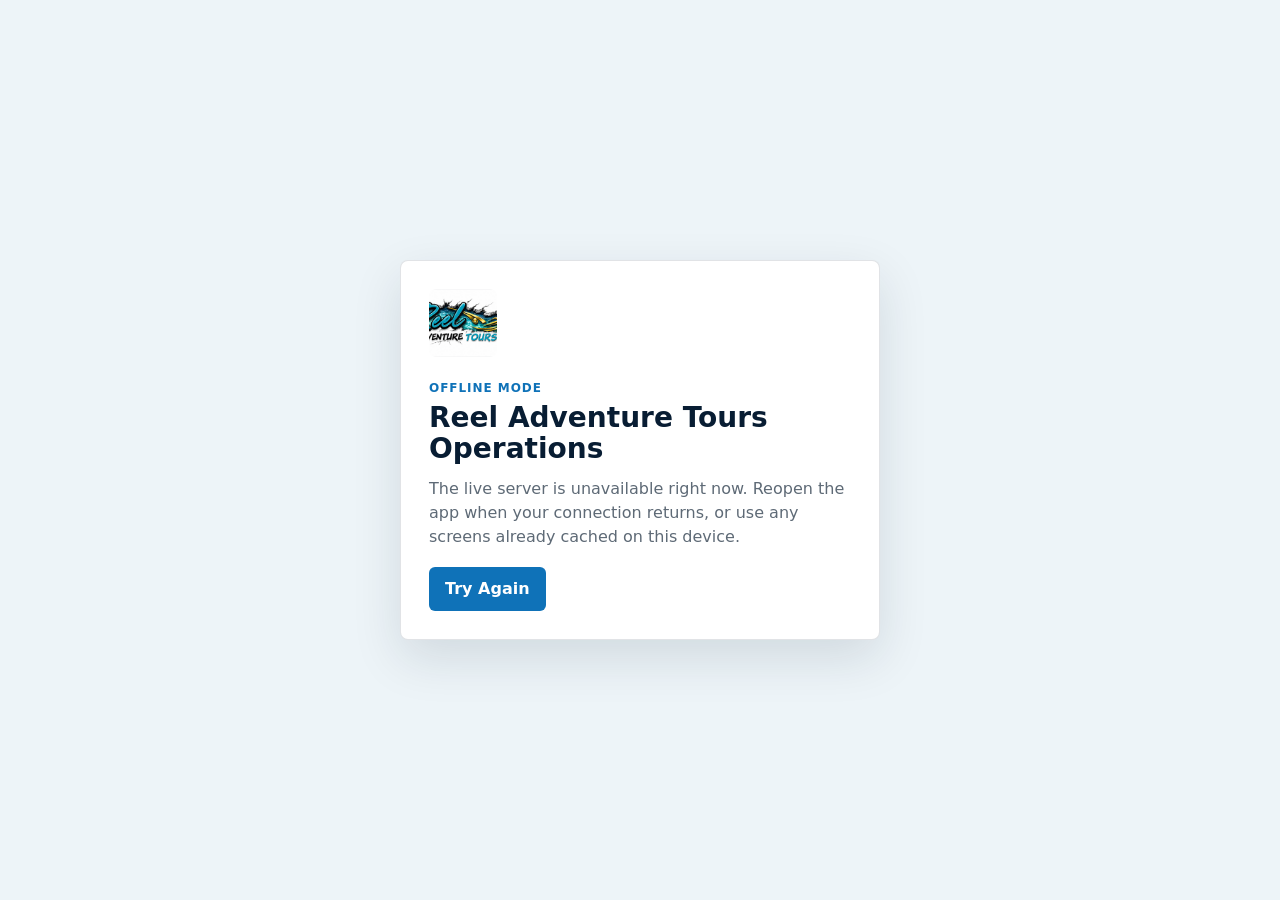
<file: offline.html>
<!DOCTYPE html>
<html lang="en">
<head>
  <meta charset="UTF-8">
  <meta name="viewport" content="width=device-width, initial-scale=1.0, viewport-fit=cover">
  <meta name="theme-color" content="#081d33">
  <title>Reel Adventure Tours - Offline</title>
  <link rel="icon" href="/icons/icon-192.png">
  <style>
    :root {
      color-scheme: light;
      --navy: #081d33;
      --blue: #0f72b8;
      --aqua: #24b7c7;
      --ink: #17202a;
      --muted: #5e6a76;
      --surface: #ffffff;
      --shell: #edf4f8;
    }
    * { box-sizing: border-box; }
    body {
      min-height: 100vh;
      margin: 0;
      display: grid;
      place-items: center;
      padding: 24px;
      background: var(--shell);
      color: var(--ink);
      font-family: Inter, ui-sans-serif, system-ui, -apple-system, BlinkMacSystemFont, "Segoe UI", sans-serif;
    }
    main {
      width: min(480px, 100%);
      padding: 28px;
      border: 1px solid rgba(8, 29, 51, 0.12);
      border-radius: 8px;
      background: var(--surface);
      box-shadow: 0 18px 50px rgba(8, 29, 51, 0.12);
    }
    img {
      width: 68px;
      height: 68px;
      object-fit: cover;
      border-radius: 8px;
      margin-bottom: 18px;
    }
    p:first-of-type {
      margin: 0 0 6px;
      color: var(--blue);
      font-size: 12px;
      font-weight: 800;
      letter-spacing: 0.08em;
      text-transform: uppercase;
    }
    h1 {
      margin: 0 0 12px;
      color: var(--navy);
      font-size: 28px;
      line-height: 1.1;
      letter-spacing: 0;
    }
    p {
      margin: 0 0 18px;
      color: var(--muted);
      line-height: 1.5;
    }
    a {
      display: inline-flex;
      align-items: center;
      justify-content: center;
      min-height: 44px;
      padding: 0 16px;
      border-radius: 6px;
      background: var(--blue);
      color: #fff;
      font-weight: 800;
      text-decoration: none;
    }
    a:focus-visible {
      outline: 3px solid var(--aqua);
      outline-offset: 3px;
    }
  </style>
</head>
<body>
  <main>
    <img src="/icons/icon-192.png" alt="Reel Adventure Tours">
    <p>Offline mode</p>
    <h1>Reel Adventure Tours Operations</h1>
    <p>The live server is unavailable right now. Reopen the app when your connection returns, or use any screens already cached on this device.</p>
    <a href="/index.html">Try Again</a>
  </main>
</body>
</html>
</file>
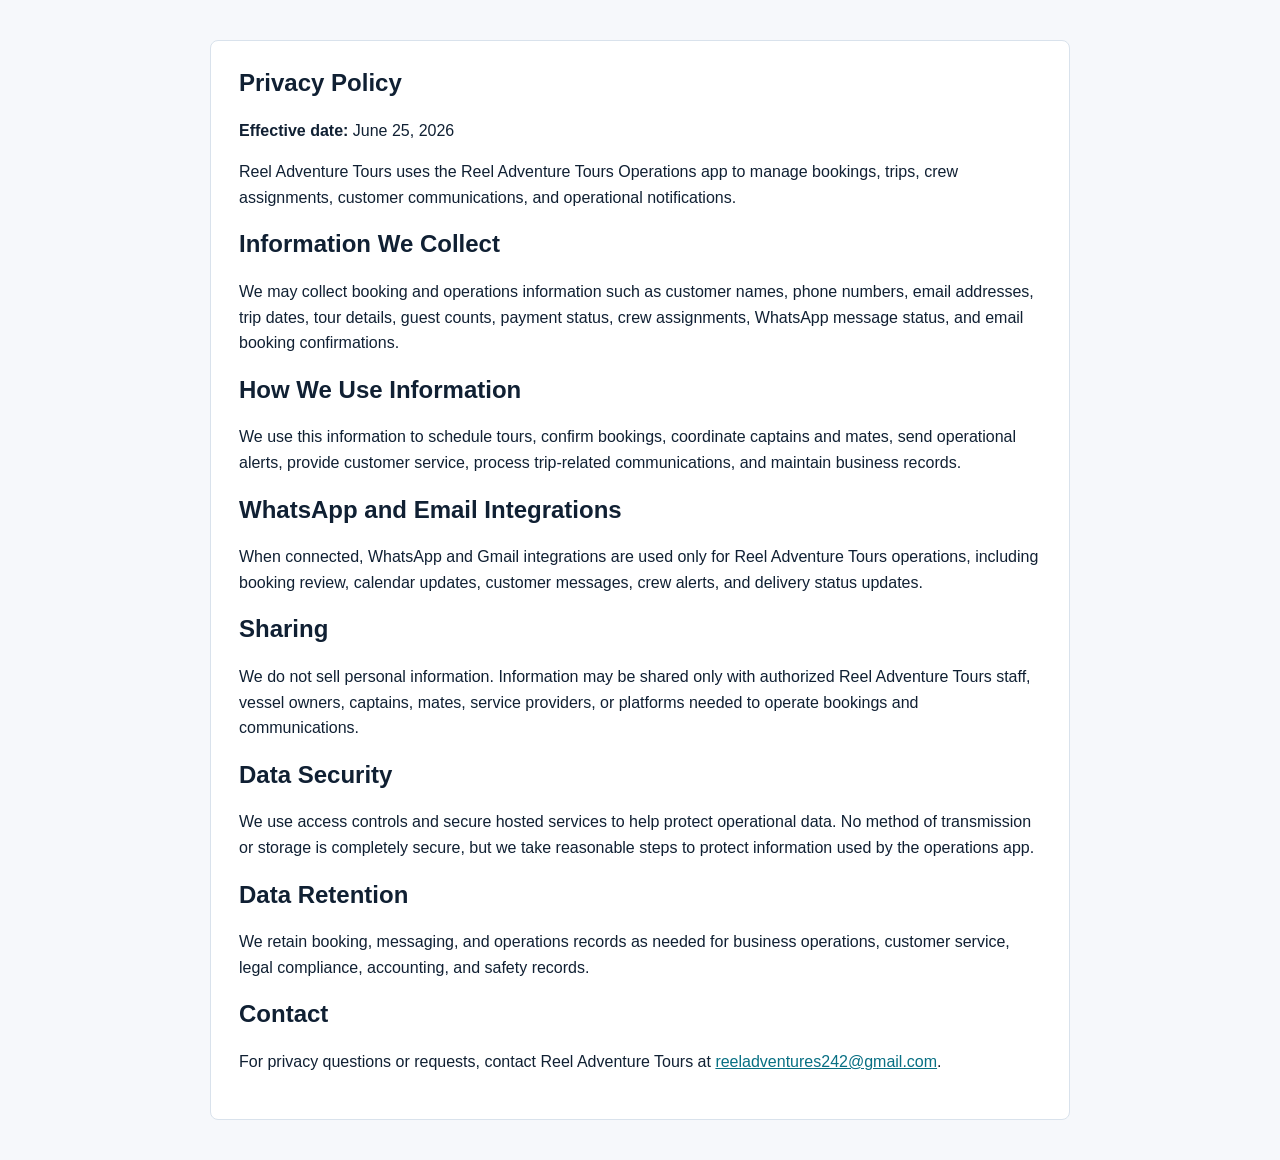
<file: privacy-policy.html>
<!doctype html>
<html lang="en">
<head>
  <meta charset="utf-8">
  <meta name="viewport" content="width=device-width, initial-scale=1">
  <title>Privacy Policy - Reel Adventure Tours Operations</title>
  <style>
    body { margin: 0; font-family: Arial, sans-serif; color: #102033; background: #f6f8fb; line-height: 1.6; }
    main { max-width: 860px; margin: 0 auto; padding: 40px 20px; }
    section { background: #fff; border: 1px solid #d9e2ec; border-radius: 8px; padding: 28px; }
    h1, h2 { line-height: 1.2; }
    h1 { margin-top: 0; }
    a { color: #086f83; }
  </style>
</head>
<body>
  <main>
    <section>
      <h1>Privacy Policy</h1>
      <p><strong>Effective date:</strong> June 25, 2026</p>
      <p>Reel Adventure Tours uses the Reel Adventure Tours Operations app to manage bookings, trips, crew assignments, customer communications, and operational notifications.</p>

      <h2>Information We Collect</h2>
      <p>We may collect booking and operations information such as customer names, phone numbers, email addresses, trip dates, tour details, guest counts, payment status, crew assignments, WhatsApp message status, and email booking confirmations.</p>

      <h2>How We Use Information</h2>
      <p>We use this information to schedule tours, confirm bookings, coordinate captains and mates, send operational alerts, provide customer service, process trip-related communications, and maintain business records.</p>

      <h2>WhatsApp and Email Integrations</h2>
      <p>When connected, WhatsApp and Gmail integrations are used only for Reel Adventure Tours operations, including booking review, calendar updates, customer messages, crew alerts, and delivery status updates.</p>

      <h2>Sharing</h2>
      <p>We do not sell personal information. Information may be shared only with authorized Reel Adventure Tours staff, vessel owners, captains, mates, service providers, or platforms needed to operate bookings and communications.</p>

      <h2>Data Security</h2>
      <p>We use access controls and secure hosted services to help protect operational data. No method of transmission or storage is completely secure, but we take reasonable steps to protect information used by the operations app.</p>

      <h2>Data Retention</h2>
      <p>We retain booking, messaging, and operations records as needed for business operations, customer service, legal compliance, accounting, and safety records.</p>

      <h2>Contact</h2>
      <p>For privacy questions or requests, contact Reel Adventure Tours at <a href="mailto:reeladventures242@gmail.com">reeladventures242@gmail.com</a>.</p>
    </section>
  </main>
</body>
</html>
</file>
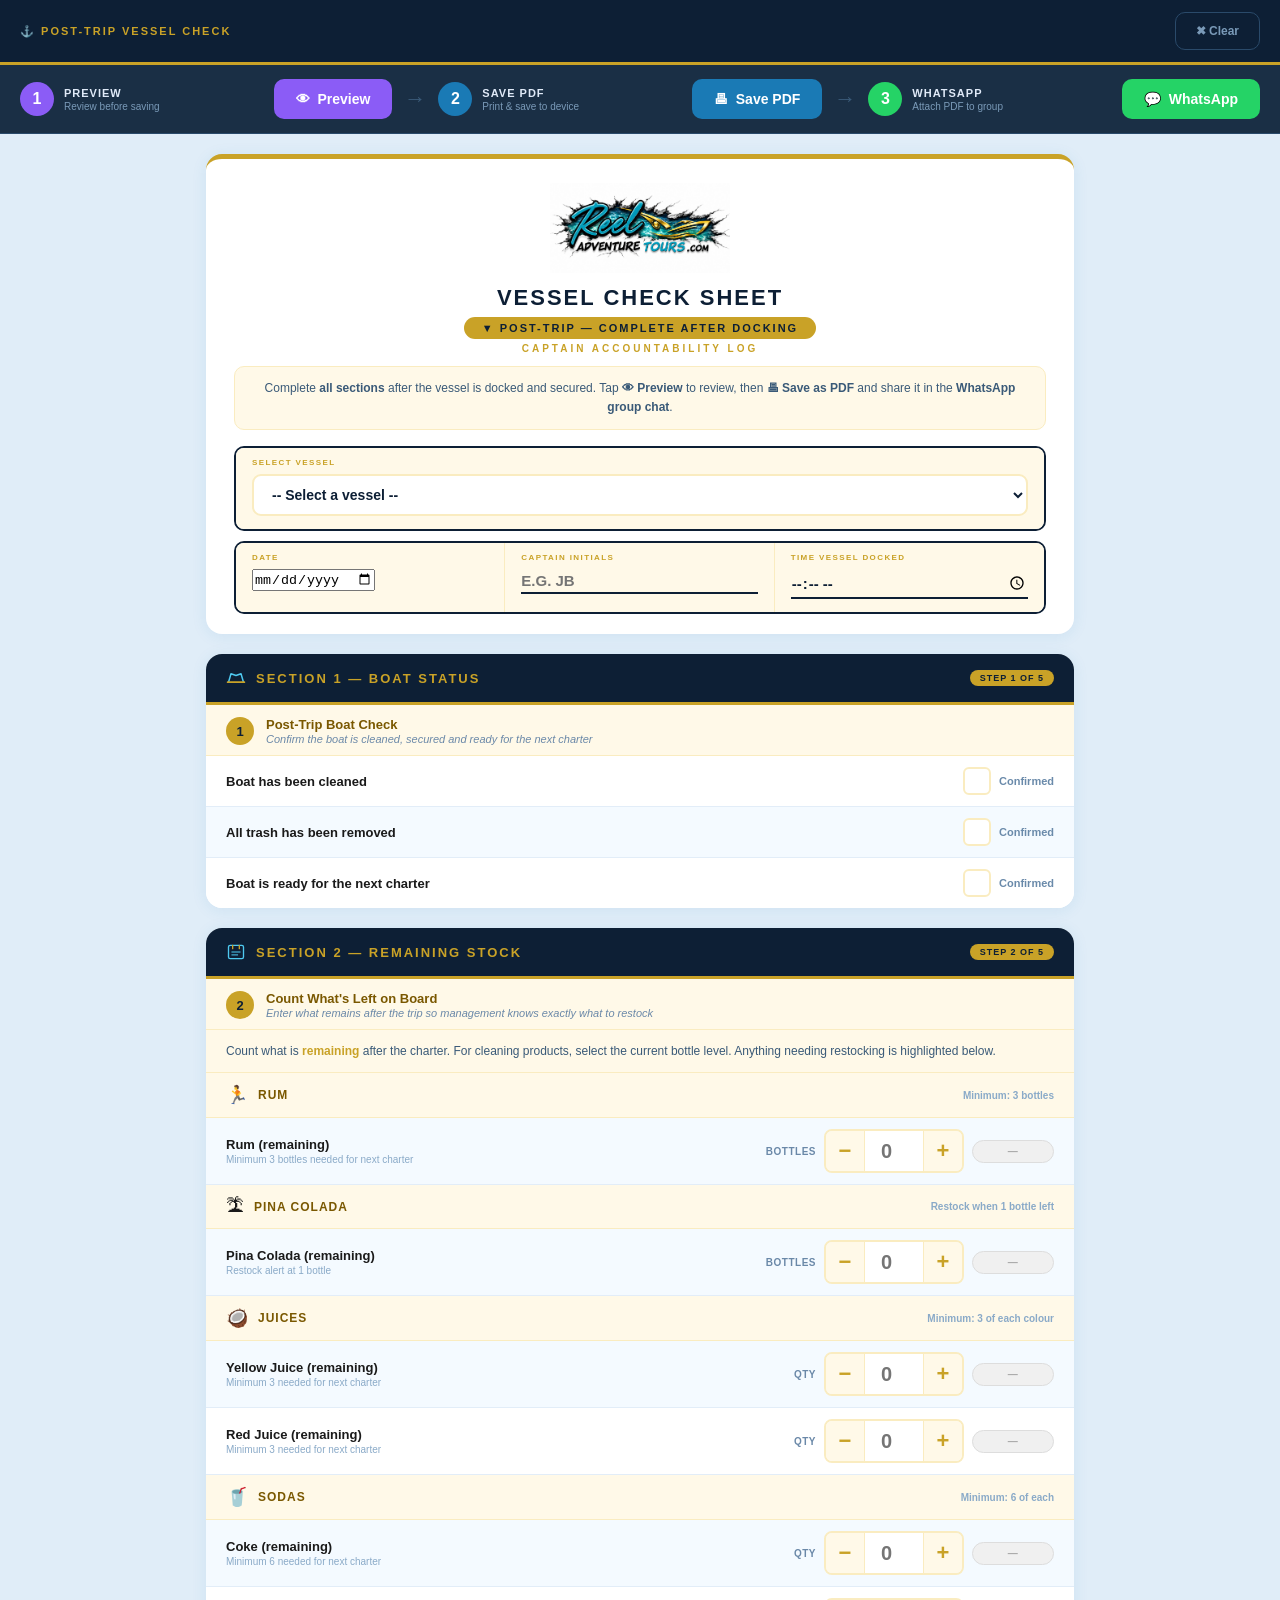
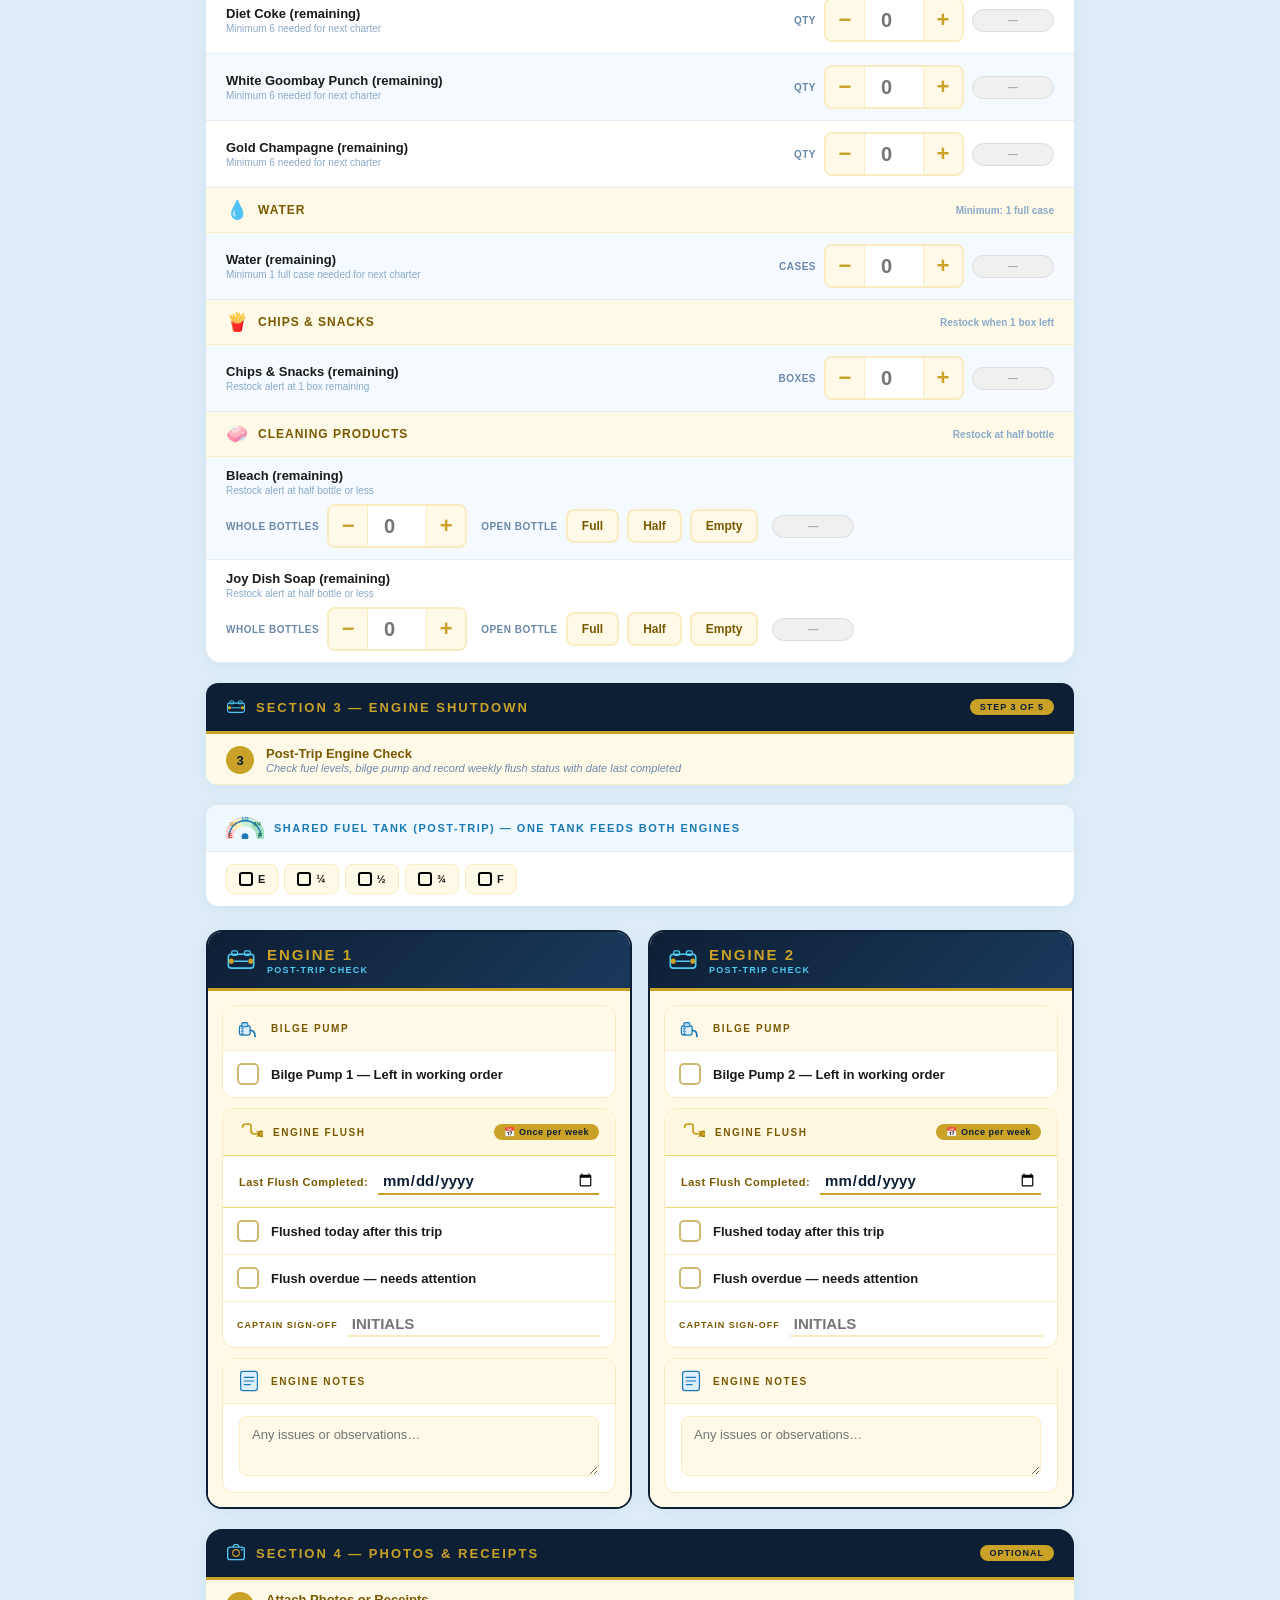
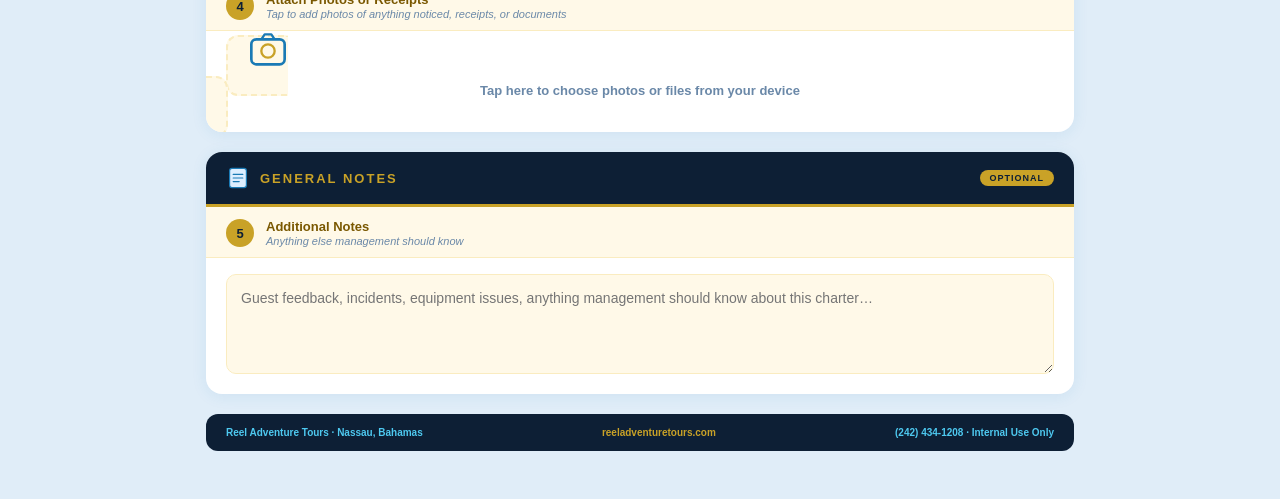
<file: RAT-PostTrip-VesselCheck.html>
<!DOCTYPE html><html lang="en"><head><meta charset="UTF-8"><meta name="viewport" content="width=device-width,initial-scale=1.0"><title>Post-Trip Vessel Check — Reel Adventure Tours</title><style>
*{box-sizing:border-box;margin:0;padding:0}
:root{--blue:#1a7ab5;--blue-light:#4ec9f0;--blue-pale:#ddeeff;--blue-bg:#f0f8ff;--gold:#c9a227;--gold-light:#fff9e8;--gold-pale:#faecc0;--navy:#0d1f35;--navy-mid:#1a3a5c;--black:#1a1a1a;--gray-line:#e2edf8;--gray-row:#f4faff;--red:#c0392b;--green:#1a9a5a;--orange:#e67e22;}
html,body{background:#e0edf8;font-family:Arial,Helvetica,sans-serif;color:var(--black);}
.action-bar{position:sticky;top:0;z-index:100;background:var(--navy);border-bottom:3px solid var(--gold);padding:12px 20px;display:flex;align-items:center;gap:10px;flex-wrap:wrap;}
.action-bar-title{font-size:11px;font-weight:bold;letter-spacing:2px;color:var(--gold);text-transform:uppercase;flex:1;min-width:160px;}
.btn{border:none;border-radius:10px;padding:11px 20px;font-size:13px;font-weight:bold;cursor:pointer;transition:all .2s;white-space:nowrap;display:flex;align-items:center;gap:8px;}
.btn-clear{background:transparent;color:#7a9ab8;border:1.5px solid #2a4a6a;font-size:12px;}
.btn-clear:hover{background:#1a2f45;color:#b0cce0;}
.submit-panel{background:#1a2f45;border-bottom:1px solid #2a4a6a;padding:14px 20px;display:flex;align-items:center;gap:12px;flex-wrap:wrap;}
.submit-step{display:flex;align-items:center;gap:10px;flex:1;min-width:160px;}
.submit-step-num{width:34px;height:34px;border-radius:50%;font-size:16px;font-weight:bold;display:flex;align-items:center;justify-content:center;flex-shrink:0;}
.s1{background:#8b5cf6;color:#fff;} .s2{background:var(--blue);color:#fff;} .s3{background:#25d366;color:#fff;}
.submit-step-info .t{font-size:11px;font-weight:bold;letter-spacing:1px;text-transform:uppercase;color:#e0eaf8;}
.submit-step-info .s{font-size:10px;color:#7a9ab8;margin-top:2px;}
.btn-preview{background:#8b5cf6;color:#fff;font-size:14px;padding:12px 22px;}
.btn-preview:hover{background:#7c3aed;}
.btn-pdf{background:var(--blue);color:#fff;font-size:14px;padding:12px 22px;}
.btn-pdf:hover{background:#1260a0;}
.btn-whatsapp{background:#25d366;color:#fff;font-size:14px;padding:12px 22px;}
.btn-whatsapp:hover{background:#1da855;}
.submit-arrow{color:#3a5a78;font-size:22px;font-weight:bold;flex-shrink:0;}
.modal{display:none;position:fixed;inset:0;background:rgba(0,0,0,.8);z-index:500;align-items:center;justify-content:center;padding:20px;}
.modal.open{display:flex;}
.modal-box{background:#fff;border-radius:18px;padding:28px 30px;max-width:460px;width:96%;text-align:center;box-shadow:0 8px 40px rgba(0,0,0,.4);}
.modal-box h2{font-size:18px;font-weight:bold;color:var(--navy);margin-bottom:8px;}
.modal-box p{font-size:13px;color:#4a6080;line-height:1.6;margin-bottom:16px;}
.modal-steps{text-align:left;background:#f0f8ff;border-radius:10px;padding:14px 16px;margin-bottom:20px;list-style:none;}
.modal-steps li{font-size:13px;font-weight:bold;color:var(--navy);padding:6px 0;border-bottom:1px solid #ddeeff;display:flex;align-items:flex-start;gap:10px;line-height:1.5;}
.modal-steps li:last-child{border-bottom:none;}
.modal-steps li span{width:26px;height:26px;background:var(--blue);color:#fff;border-radius:50%;display:flex;align-items:center;justify-content:center;font-size:12px;flex-shrink:0;margin-top:1px;}
.btn-go{background:var(--blue);color:#fff;border:none;border-radius:10px;padding:13px 28px;font-size:15px;font-weight:bold;cursor:pointer;width:100%;margin-bottom:8px;}
.btn-go:hover{background:#1260a0;}
.btn-dismiss{background:transparent;color:#8aaac8;border:none;font-size:13px;cursor:pointer;padding:6px;}
.preview-modal{display:none;position:fixed;inset:0;background:rgba(0,0,0,.88);z-index:600;flex-direction:column;align-items:center;}
.preview-modal.open{display:flex;}
.preview-bar{width:100%;background:var(--navy);border-bottom:3px solid var(--gold);padding:12px 20px;display:flex;align-items:center;gap:12px;flex-shrink:0;flex-wrap:wrap;}
.preview-bar-title{font-size:14px;font-weight:bold;color:var(--gold);flex:1;}
.btn-close-preview{background:var(--red);color:#fff;border:none;border-radius:8px;padding:8px 20px;font-size:13px;font-weight:bold;cursor:pointer;}
.preview-frame-wrap{flex:1;width:100%;overflow-y:auto;padding:16px;}
.preview-frame{background:#fff;border-radius:12px;max-width:860px;margin:0 auto;padding:24px;box-shadow:0 4px 20px rgba(0,0,0,.4);}
.preview-section{margin-bottom:18px;border:1.5px solid #dde8f4;border-radius:10px;overflow:hidden;}
.preview-sec-title{background:var(--navy);color:var(--blue-light);font-size:12px;font-weight:bold;letter-spacing:2px;text-transform:uppercase;padding:10px 16px;border-bottom:2px solid var(--gold);}
.preview-row{display:flex;justify-content:space-between;align-items:flex-start;padding:9px 16px;border-bottom:1px solid #e8eef8;font-size:13px;gap:10px;}
.preview-row:last-child{border-bottom:none;}
.preview-row:nth-child(even){background:#f6f9fd;}
.preview-label{font-weight:bold;color:#1a2540;flex:1;}
.preview-value{font-weight:bold;color:var(--navy);text-align:right;min-width:80px;}
.preview-value.ok{color:var(--green);}
.preview-value.low{color:var(--orange);}
.preview-value.bad{color:var(--red);}
.preview-photos-grid{display:flex;flex-wrap:wrap;gap:10px;padding:12px 16px;}
.preview-photo-thumb{width:90px;height:90px;object-fit:cover;border-radius:8px;border:2px solid #dde8f4;}
@media print{.action-bar,.submit-panel,.modal,.preview-modal{display:none!important;}body{background:white;}.sheet{padding:8px;gap:14px;}*{-webkit-print-color-adjust:exact;print-color-adjust:exact;}}
.sheet{max-width:900px;margin:0 auto;padding:20px 16px 48px;display:flex;flex-direction:column;gap:20px;}
.card,.hdr-card,.eng-card{background:#fff;border-radius:16px;box-shadow:0 2px 16px rgba(26,122,181,.09);overflow:hidden;}
.hdr-card{padding:24px 28px 20px;display:flex;flex-direction:column;align-items:center;border-top:5px solid var(--gold);}
.logo-wrap img{height:90px;width:auto;object-fit:contain;margin-bottom:8px;}
.doc-title{font-size:22px;font-weight:bold;color:var(--navy);letter-spacing:2px;text-transform:uppercase;text-align:center;}
.form-badge{display:inline-block;background:var(--gold);color:var(--navy);font-size:11px;font-weight:bold;letter-spacing:2px;text-transform:uppercase;padding:5px 18px;border-radius:20px;margin-top:6px;}
.doc-sub{font-size:10px;font-weight:bold;letter-spacing:3px;color:var(--gold);text-transform:uppercase;margin-top:4px;}
.doc-instructions{margin-top:12px;background:var(--gold-light);border:1.5px solid var(--gold-pale);border-radius:10px;padding:12px 16px;font-size:12px;color:#3a5a78;line-height:1.6;width:100%;text-align:center;}
.meta{display:grid;grid-template-columns:repeat(3,1fr);width:100%;margin-top:16px;border:2px solid var(--navy);border-radius:10px;overflow:hidden;}
@media(max-width:520px){.meta{grid-template-columns:1fr;}.meta-f{border-right:none!important;border-bottom:1px solid var(--gold-pale);}}
.meta-f{padding:10px 16px 13px;border-right:1px solid var(--gold-pale);background:var(--gold-light);}
.meta-f:last-child{border-right:none;}
.meta-lbl{display:block;font-size:8px;font-weight:bold;letter-spacing:1.4px;color:var(--gold);text-transform:uppercase;margin-bottom:7px;}
.meta-f input[type=text],.meta-f input[type=time]{width:100%;border:none;border-bottom:2.5px solid var(--navy);background:transparent;font-size:15px;font-weight:bold;color:var(--navy);padding:3px 0;outline:none;font-family:Arial,sans-serif;}
.meta-f input:focus{border-bottom-color:var(--gold);background:#fef8e0;border-radius:3px;}
.vessel-select{display:block;width:100%;}
.vessel-select select{width:100%;border:2px solid var(--gold-pale);border-radius:9px;background:#fff;font-size:14px;font-weight:bold;color:var(--navy);padding:10px 14px;outline:none;cursor:pointer;font-family:Arial,sans-serif;appearance:auto;}
.vessel-select select:focus{border-color:var(--gold);background:#fef8e0;}
.sec-banner{display:flex;align-items:center;gap:10px;padding:14px 20px;background:var(--navy);border-bottom:3px solid var(--gold);flex-wrap:wrap;}
.sec-banner-text{font-size:13px;font-weight:bold;letter-spacing:2px;text-transform:uppercase;color:var(--gold);}
.sec-banner-badge{margin-left:auto;background:var(--gold);color:var(--navy);font-size:9px;font-weight:bold;letter-spacing:1px;text-transform:uppercase;padding:3px 10px;border-radius:20px;white-space:nowrap;}
.step-label{display:flex;align-items:center;gap:12px;padding:12px 20px 10px;background:var(--gold-light);border-bottom:1.5px solid var(--gold-pale);}
.step-num{width:28px;height:28px;border-radius:50%;background:var(--gold);color:var(--navy);display:flex;align-items:center;justify-content:center;font-size:13px;font-weight:bold;flex-shrink:0;}
.step-title{font-size:13px;font-weight:bold;color:#7a5800;}
.step-sub{font-size:11px;color:#6a88a8;margin-top:1px;font-style:italic;}
.cl-row{display:flex;align-items:center;justify-content:space-between;padding:11px 20px;border-bottom:1px solid var(--gray-line);gap:10px;}
.cl-row:last-child{border-bottom:none;}
.cl-row:nth-child(odd){background:#fff;}
.cl-row:nth-child(even){background:var(--gray-row);}
.cl-row:hover{background:#e8f4ff;}
.cl-label{font-size:13px;font-weight:bold;color:var(--black);flex:1;min-width:0;}
.single-cb{display:flex;align-items:center;gap:8px;cursor:pointer;user-select:none;flex-shrink:0;}
.single-cb input[type=checkbox]{display:none;}
.cb-box{width:28px;height:28px;border-radius:6px;border:2.5px solid var(--gold-pale);background:#fff;display:flex;align-items:center;justify-content:center;transition:all .15s;flex-shrink:0;}
.single-cb:hover .cb-box{border-color:var(--gold);background:#fef8e0;}
.single-cb input[type=checkbox]:checked ~ .cb-box{background:var(--gold);border-color:var(--gold);}
.single-cb input[type=checkbox]:checked ~ .cb-box::after{content:'\2713';font-size:16px;font-weight:bold;color:var(--navy);}
.cb-label-text{font-size:11px;font-weight:bold;color:#6a8aaa;}
.single-cb input[type=checkbox]:checked ~ .cb-box + .cb-label-text{color:var(--gold);}
.stock-section{background:#fff;border-radius:16px;box-shadow:0 2px 16px rgba(26,122,181,.09);overflow:hidden;}
.stock-intro{padding:12px 20px;background:var(--gold-light);border-bottom:1.5px solid var(--gold-pale);font-size:12px;color:#3a5a78;line-height:1.5;}
.stock-intro strong{color:var(--gold);}
.stock-group{border-bottom:1px solid var(--gray-line);}
.stock-group:last-child{border-bottom:none;}
.stock-group-hdr{display:flex;align-items:center;gap:10px;padding:11px 20px;background:var(--gold-light);border-bottom:1px solid var(--gold-pale);}
.stock-group-icon{font-size:18px;}
.stock-group-title{font-size:12px;font-weight:bold;letter-spacing:1px;text-transform:uppercase;color:#7a5800;}
.stock-group-min{margin-left:auto;font-size:10px;font-weight:bold;color:#8aaac8;white-space:nowrap;}
.stock-item{display:flex;align-items:center;padding:11px 20px;border-bottom:1px solid var(--gray-line);gap:12px;flex-wrap:wrap;}
.stock-item:last-child{border-bottom:none;}
.stock-item:nth-child(even){background:var(--gray-row);}
.stock-item-name{flex:1;min-width:140px;font-size:13px;font-weight:bold;color:var(--black);}
.stock-item-name .min-note{display:block;font-size:10px;font-weight:normal;color:#8aaac8;margin-top:2px;}
.stock-qty-wrap{display:flex;align-items:center;gap:8px;flex-shrink:0;}
.qty-label{font-size:10px;font-weight:bold;color:#6a88a8;letter-spacing:.5px;text-transform:uppercase;}
.qty-stepper{display:flex;align-items:center;border:2px solid var(--gold-pale);border-radius:8px;overflow:hidden;}
.qty-btn{width:38px;height:40px;border:none;background:var(--gold-light);font-size:22px;font-weight:bold;color:var(--gold);cursor:pointer;display:flex;align-items:center;justify-content:center;flex-shrink:0;}
.qty-btn:hover{background:#fef8e0;}
.stock-input{width:60px;height:40px;border:none;border-left:1px solid var(--gold-pale);border-right:1px solid var(--gold-pale);background:#fff;text-align:center;font-size:20px;font-weight:bold;color:var(--navy);outline:none;font-family:Arial,sans-serif;}
.stock-input:focus{background:#fef8e0;}
.frac-row-inner{display:flex;align-items:center;gap:8px;flex-wrap:wrap;flex-shrink:0;}
.frac-btn{padding:8px 14px;border:2px solid var(--gold-pale);border-radius:8px;background:var(--gold-light);font-size:12px;font-weight:bold;color:#7a5800;cursor:pointer;transition:all .15s;white-space:nowrap;}
.frac-btn:hover{border-color:var(--gold);background:#fef8e0;}
.frac-btn.sel-full{background:var(--green);border-color:var(--green);color:#fff;}
.frac-btn.sel-half{background:var(--orange);border-color:var(--orange);color:#fff;}
.frac-btn.sel-empty{background:var(--red);border-color:var(--red);color:#fff;}
.status-badge{font-size:10px;font-weight:bold;padding:5px 11px;border-radius:20px;white-space:nowrap;flex-shrink:0;letter-spacing:.5px;min-width:82px;text-align:center;transition:all .2s;}
.s-ok{background:#edfaf3;color:#1a9a5a;border:1.5px solid #1a9a5a;}
.s-low{background:#fff8e6;color:#8a6000;border:1.5px solid #f0c040;}
.s-empty{background:#fff0f0;color:var(--red);border:1.5px solid var(--red);}
.s-blank{background:#f0f0f0;color:#aaa;border:1.5px solid #ddd;}
.restock-alert{display:none;margin:0 20px 16px;background:#fff0f0;border:2px solid var(--red);border-radius:10px;padding:14px 16px;}
.restock-alert-title{font-size:11px;font-weight:bold;letter-spacing:1px;text-transform:uppercase;color:var(--red);margin-bottom:8px;}
.restock-list{list-style:none;padding:0;}
.restock-list li{font-size:12px;font-weight:bold;color:var(--red);padding:5px 0;border-bottom:1px solid #ffd0d0;display:flex;align-items:flex-start;gap:8px;}
.restock-list li:last-child{border-bottom:none;}
.restock-list li::before{content:'A0';font-size:13px;flex-shrink:0;}
.engine-grid{display:grid;grid-template-columns:1fr 1fr;gap:16px;}
@media(max-width:680px){.engine-grid{grid-template-columns:1fr;}}
.eng-card{border:2px solid var(--navy);}
.eng-hdr{background:linear-gradient(135deg,var(--navy) 0%,var(--navy-mid) 100%);padding:13px 18px;display:flex;align-items:center;gap:11px;border-bottom:3px solid var(--gold);}
.eng-title{font-size:15px;font-weight:bold;letter-spacing:2px;text-transform:uppercase;color:var(--gold);}
.eng-sub{font-size:9px;letter-spacing:1.3px;color:var(--blue-light);font-weight:bold;text-transform:uppercase;margin-top:2px;}
.eng-body{padding:14px;background:var(--gold-light);display:flex;flex-direction:column;gap:10px;}
.esec{background:#fff;border:1.5px solid var(--gold-pale);border-radius:12px;overflow:hidden;}
.esec-hdr{display:flex;align-items:center;gap:10px;padding:10px 14px;background:var(--gold-light);border-bottom:1.5px solid var(--gold-pale);}
.esec-title{font-size:10px;font-weight:bold;letter-spacing:1.6px;text-transform:uppercase;color:#7a5800;}
.esec-body{padding:10px 14px;}
.pp-row{display:flex;align-items:center;gap:10px;padding:7px 0;border-top:1px solid var(--gold-pale);flex-wrap:wrap;}
.pp-row:first-child{border-top:none;}
.pp-cbs{display:flex;gap:6px;flex-wrap:wrap;}
.pp-cb{display:flex;align-items:center;gap:5px;font-size:11px;color:var(--black);font-weight:bold;cursor:pointer;user-select:none;padding:7px 12px;border-radius:7px;border:1.5px solid var(--gold-pale);background:var(--gold-light);transition:all .15s;white-space:nowrap;}
.pp-cb:hover{border-color:var(--gold);background:#fef8e0;}
.pp-cb:has(input:checked){background:var(--gold);border-color:var(--gold);color:var(--navy);}
.pp-cb input[type=radio]{appearance:none;-webkit-appearance:none;width:14px;height:14px;border-radius:3px;border:2px solid currentColor;background:transparent;cursor:pointer;position:relative;flex-shrink:0;}
.pp-cb input[type=radio]:checked::after{content:'¹3';position:absolute;top:50%;left:50%;transform:translate(-50%,-53%);color:var(--navy);font-size:10px;font-weight:bold;line-height:1;}
.solo-cb{display:flex;align-items:center;gap:12px;padding:12px 14px;border-top:1px solid var(--gold-pale);font-size:13px;font-weight:bold;color:var(--black);cursor:pointer;user-select:none;transition:background .1s;}
.solo-cb:first-of-type{border-top:none;}
.solo-cb:hover{background:#fef8e0;}
.solo-cb:has(input:checked){color:#7a5800;background:#fef8e0;}
.solo-cb input[type=checkbox]{appearance:none;-webkit-appearance:none;width:22px;height:22px;border-radius:5px;border:2.5px solid #d0b870;background:#fff;cursor:pointer;position:relative;flex-shrink:0;transition:all .15s;}
.solo-cb input[type=checkbox]:checked{background:var(--gold);border-color:var(--gold);}
.solo-cb input[type=checkbox]:checked::after{content:'¹3';position:absolute;top:50%;left:50%;transform:translate(-50%,-53%);color:var(--navy);font-size:14px;font-weight:bold;line-height:1;}
.solo-cb input[type=checkbox]:hover:not(:checked){border-color:var(--gold);background:#fef8e0;}
.dipstick-wrap{padding:16px 20px;background:#f8fafd;border-bottom:1px solid var(--gold-pale);}
.dipstick-wrap svg{max-width:100%;height:auto;}
.oil-select-row{display:flex;gap:8px;flex-wrap:wrap;padding:12px 16px;}
.oil-btn{flex:1;min-width:80px;padding:11px 8px;border:2px solid #dde8f4;border-radius:10px;background:#fff;font-size:13px;font-weight:bold;cursor:pointer;text-align:center;transition:all .15s;color:#3a5070;}
.oil-btn:hover{border-color:var(--blue);background:#e8f4ff;}
.oil-btn.sel-add{background:#ff6b6b;border-color:#c0392b;color:#fff;}
.oil-btn.sel-ok{background:#ffd166;border-color:#a07800;color:#7a5000;}
.oil-btn.sel-full{background:var(--orange);border-color:#c05000;color:#fff;}
.oil-status-row{padding:6px 16px 12px;display:flex;align-items:center;gap:10px;}
.flush-box{background:#fff;border:1.5px solid var(--gold-pale);border-radius:12px;overflow:hidden;}
.flush-box-hdr{display:flex;align-items:center;gap:10px;padding:11px 16px;background:#fff8e0;border-bottom:1.5px solid #f0d870;}
.flush-box-title{font-size:10px;font-weight:bold;letter-spacing:1.5px;text-transform:uppercase;color:#7a5800;}
.flush-box-badge{margin-left:auto;background:#c9a227;color:var(--navy);font-size:9px;font-weight:bold;padding:3px 10px;border-radius:20px;white-space:nowrap;letter-spacing:.5px;}
.flush-date-row{display:flex;align-items:center;gap:10px;padding:12px 16px;border-bottom:1px solid #f0d870;flex-wrap:wrap;}
.flush-date-lbl{font-size:11px;font-weight:bold;color:#7a5800;letter-spacing:.5px;white-space:nowrap;}
.flush-date-input{border:none;border-bottom:2.5px solid #c9a227;background:transparent;font-size:15px;font-weight:bold;color:var(--navy);padding:3px 4px;outline:none;font-family:Arial,sans-serif;flex:1;min-width:120px;}
.flush-date-input:focus{background:#fef8e0;border-radius:3px;}
.initials-row{display:flex;align-items:center;gap:10px;padding:10px 14px;border-top:1px solid var(--gold-pale);font-size:9px;font-weight:bold;color:#7a5800;letter-spacing:1px;text-transform:uppercase;white-space:nowrap;}
.initials-row input{flex:1;min-width:0;border:none;border-bottom:2.5px solid var(--gold-pale);background:transparent;font-size:15px;font-weight:bold;color:var(--navy);padding:3px 4px;outline:none;font-family:Arial,sans-serif;text-transform:uppercase;}
.initials-row input:focus{border-bottom-color:var(--gold);background:#fef8e0;border-radius:3px;}
.notes-wrap{padding:12px 16px;}
.notes-field{width:100%;border:1.5px solid var(--gold-pale);border-radius:8px;background:var(--gold-light);font-size:13px;color:var(--navy);padding:10px 12px;outline:none;font-family:Arial,sans-serif;resize:vertical;min-height:60px;}
.notes-field:focus{border-color:var(--gold);background:#fef8e0;}
.photo-section{background:#fff;border-radius:16px;box-shadow:0 2px 16px rgba(26,122,181,.09);overflow:hidden;}
.photo-drop{margin:16px 20px;border:2.5px dashed var(--gold-pale);border-radius:12px;padding:20px;text-align:center;cursor:pointer;background:var(--gold-light);}
.photo-drop:hover{border-color:var(--gold);background:#fef8e0;}
.photo-drop p{font-size:13px;color:#6a88a8;font-weight:bold;margin-top:8px;}
.photo-grid{display:flex;flex-wrap:wrap;gap:10px;padding:0 20px 16px;}
.photo-thumb-wrap{position:relative;width:90px;height:90px;}
.photo-thumb{width:90px;height:90px;object-fit:cover;border-radius:8px;border:2px solid var(--gold-pale);}
.photo-remove{position:absolute;top:-6px;right:-6px;width:22px;height:22px;background:var(--red);color:#fff;border:none;border-radius:50%;font-size:14px;cursor:pointer;display:flex;align-items:center;justify-content:center;font-weight:bold;}
.footer{background:var(--navy);border-radius:12px;padding:13px 20px;display:flex;justify-content:space-between;align-items:center;flex-wrap:wrap;gap:8px;font-size:10px;color:var(--blue-light);font-weight:bold;}
.footer span:nth-child(2){color:var(--gold);}
</style></head><body><div class="modal" id="printModal"><div class="modal-box"><h2>&#128438; Save as PDF</h2><p>When the print dialog opens, change <strong>Destination</strong> to <strong>"Save as PDF"</strong> and save to your device.</p><ol class="modal-steps"><li><span>1</span>Tap <strong>"Open Print Dialog"</strong> below</li><li><span>2</span>Set Destination to <strong>Save as PDF</strong></li><li><span>3</span>Save the file to your phone</li><li><span>4</span>Share it in the <strong>WhatsApp group chat</strong></li></ol><button class="btn-go" onclick="doPrint()">&#128438;&nbsp; Open Print Dialog</button><button class="btn-dismiss" onclick="dismissModal()">Cancel</button></div></div><div class="preview-modal" id="previewModal"><div class="preview-bar"><span class="preview-bar-title">&#128065; Preview — Check everything before saving as PDF</span><button class="btn-pdf" style="margin-left:auto;" onclick="closePreview();showPrintModal()">&#128438; Save as PDF</button><button class="btn-close-preview" onclick="closePreview()">&#10006; Close</button></div><div class="preview-frame-wrap"><div id="preview-content"></div></div></div><div class="action-bar"><span class="action-bar-title" style="color:#c9a227">&#9875; Post-Trip Vessel Check</span><button class="btn btn-clear" onclick="clearForm()">&#10006; Clear</button></div><div class="submit-panel"><div class="submit-step"><div class="submit-step-num s1">1</div><div class="submit-step-info"><div class="t">Preview</div><div class="s">Review before saving</div></div></div><button class="btn btn-preview" onclick="openPreview()">&#128065;&nbsp; Preview</button><span class="submit-arrow">&#8594;</span><div class="submit-step"><div class="submit-step-num s2">2</div><div class="submit-step-info"><div class="t">Save PDF</div><div class="s">Print &amp; save to device</div></div></div><button class="btn btn-pdf" onclick="showPrintModal()">&#128438;&nbsp; Save PDF</button><span class="submit-arrow">&#8594;</span><div class="submit-step"><div class="submit-step-num s3">3</div><div class="submit-step-info"><div class="t">WhatsApp</div><div class="s">Attach PDF to group</div></div></div><button class="btn btn-whatsapp" onclick="openWhatsApp()">&#128172;&nbsp; WhatsApp</button></div><div class="sheet"><div class="hdr-card"><div class="logo-wrap"><img src="[data-uri]" alt="Reel Adventure Tours"></div><div class="doc-title">Vessel Check Sheet</div><div class="form-badge">&#9660; Post-Trip — Complete After Docking</div><div class="doc-sub">Captain Accountability Log</div><div class="doc-instructions">Complete <strong>all sections</strong> after the vessel is docked and secured. Tap <strong>&#128065; Preview</strong> to review, then <strong>&#128438; Save as PDF</strong> and share it in the <strong>WhatsApp group chat</strong>.</div><div class="meta"><div class="meta-f" style="grid-column:span 3;border-right:none;"><span class="meta-lbl">Select Vessel</span><div class="vessel-select"><select id="vessel-select"><option value="" disabled selected>-- Select a vessel --</option><option value="R.A.T. I">R.A.T. I</option><option value="R.A.T. II">R.A.T. II</option><option value="Sea Legs - Donzi">Sea Legs - Donzi</option><option value="Toonz Century">Toonz Century</option><option value="Toonz Cali Maria">Toonz Cali Maria</option><option value="Bain Sea Adventures">Bain Sea Adventures</option><option value="Fresh Trend">Fresh Trend</option></select></div></div></div><div class="meta" style="margin-top:10px;"><div class="meta-f"><span class="meta-lbl">Date</span><input type="date" id="f-date"></div><div class="meta-f"><span class="meta-lbl">Captain Initials</span><input type="text" id="f-initials" maxlength="6" placeholder="e.g. JB" style="text-transform:uppercase"></div><div class="meta-f"><span class="meta-lbl">Time Vessel Docked</span><input type="time" id="f-time"></div></div></div><div class="card"><div class="sec-banner"><svg width="20" height="20" viewBox="0 0 24 24" fill="none"><path d="M3 17 L6 7 L12 9 L18 7 L21 17" stroke="#4ec9f0" stroke-width="1.8" fill="none" stroke-linejoin="round"/><path d="M2 17 L22 17" stroke="#c9a227" stroke-width="2.2" stroke-linecap="round"/></svg><span class="sec-banner-text">Section 1 — Boat Status</span><span class="sec-banner-badge">Step 1 of 5</span></div><div class="step-label"><div class="step-num">1</div><div><div class="step-title">Post-Trip Boat Check</div><div class="step-sub">Confirm the boat is cleaned, secured and ready for the next charter</div></div></div><div class="cl-row"><span class="cl-label">Boat has been cleaned</span><label class="single-cb"><input type="checkbox" id="cb-post_clean" name="post_clean"><span class="cb-box"></span><span class="cb-label-text">Confirmed</span></label></div><div class="cl-row"><span class="cl-label">All trash has been removed</span><label class="single-cb"><input type="checkbox" id="cb-post_trash" name="post_trash"><span class="cb-box"></span><span class="cb-label-text">Confirmed</span></label></div><div class="cl-row"><span class="cl-label">Boat is ready for the next charter</span><label class="single-cb"><input type="checkbox" id="cb-post_ready" name="post_ready"><span class="cb-box"></span><span class="cb-label-text">Confirmed</span></label></div></div><div class="stock-section"><div class="sec-banner"><svg width="20" height="20" viewBox="0 0 24 24" fill="none"><rect x="3" y="4" width="18" height="16" rx="2" stroke="#4ec9f0" stroke-width="1.6"/><path d="M8 4 L8 8 M16 4 L16 8" stroke="#c9a227" stroke-width="1.6" stroke-linecap="round"/><line x1="7" y1="12" x2="17" y2="12" stroke="#4ec9f0" stroke-width="1.2" stroke-linecap="round"/><line x1="7" y1="15.5" x2="14" y2="15.5" stroke="#4ec9f0" stroke-width="1.2" stroke-linecap="round"/></svg><span class="sec-banner-text">Section 2 — Remaining Stock</span><span class="sec-banner-badge">Step 2 of 5</span></div><div class="step-label"><div class="step-num">2</div><div><div class="step-title">Count What's Left on Board</div><div class="step-sub">Enter what remains after the trip so management knows exactly what to restock</div></div></div><div class="stock-intro">Count what is <strong>remaining</strong> after the charter. For cleaning products, select the current bottle level. Anything needing restocking is highlighted below.</div><div class="stock-group"><div class="stock-group-hdr"><span class="stock-group-icon">&#127939;</span><span class="stock-group-title">Rum</span><span class="stock-group-min">Minimum: 3 bottles</span></div><div class="stock-item"><div class="stock-item-name">Rum (remaining)<span class="min-note">Minimum 3 bottles needed for next charter</span></div><div class="stock-qty-wrap"><span class="qty-label">Bottles</span><div class="qty-stepper"><button class="qty-btn" onclick="changeQty('rum',-1)">&#8722;</button><input class="stock-input" type="number" id="qty-rum" min="0" value="" placeholder="0" oninput="updateQtyStatus('rum')"><button class="qty-btn" onclick="changeQty('rum',1)">&#43;</button></div><span class="status-badge s-blank" id="status-rum">&#8212;</span></div></div></div><div class="stock-group"><div class="stock-group-hdr"><span class="stock-group-icon">&#127965;</span><span class="stock-group-title">Pina Colada</span><span class="stock-group-min">Restock when 1 bottle left</span></div><div class="stock-item"><div class="stock-item-name">Pina Colada (remaining)<span class="min-note">Restock alert at 1 bottle</span></div><div class="stock-qty-wrap"><span class="qty-label">Bottles</span><div class="qty-stepper"><button class="qty-btn" onclick="changeQty('pinac',-1)">&#8722;</button><input class="stock-input" type="number" id="qty-pinac" min="0" value="" placeholder="0" oninput="updateQtyStatus('pinac')"><button class="qty-btn" onclick="changeQty('pinac',1)">&#43;</button></div><span class="status-badge s-blank" id="status-pinac">&#8212;</span></div></div></div><div class="stock-group"><div class="stock-group-hdr"><span class="stock-group-icon">&#129381;</span><span class="stock-group-title">Juices</span><span class="stock-group-min">Minimum: 3 of each colour</span></div><div class="stock-item"><div class="stock-item-name">Yellow Juice (remaining)<span class="min-note">Minimum 3 needed for next charter</span></div><div class="stock-qty-wrap"><span class="qty-label">Qty</span><div class="qty-stepper"><button class="qty-btn" onclick="changeQty('juicy',-1)">&#8722;</button><input class="stock-input" type="number" id="qty-juicy" min="0" value="" placeholder="0" oninput="updateQtyStatus('juicy')"><button class="qty-btn" onclick="changeQty('juicy',1)">&#43;</button></div><span class="status-badge s-blank" id="status-juicy">&#8212;</span></div></div><div class="stock-item"><div class="stock-item-name">Red Juice (remaining)<span class="min-note">Minimum 3 needed for next charter</span></div><div class="stock-qty-wrap"><span class="qty-label">Qty</span><div class="qty-stepper"><button class="qty-btn" onclick="changeQty('juicr',-1)">&#8722;</button><input class="stock-input" type="number" id="qty-juicr" min="0" value="" placeholder="0" oninput="updateQtyStatus('juicr')"><button class="qty-btn" onclick="changeQty('juicr',1)">&#43;</button></div><span class="status-badge s-blank" id="status-juicr">&#8212;</span></div></div></div><div class="stock-group"><div class="stock-group-hdr"><span class="stock-group-icon">&#129380;</span><span class="stock-group-title">Sodas</span><span class="stock-group-min">Minimum: 6 of each</span></div><div class="stock-item"><div class="stock-item-name">Coke (remaining)<span class="min-note">Minimum 6 needed for next charter</span></div><div class="stock-qty-wrap"><span class="qty-label">Qty</span><div class="qty-stepper"><button class="qty-btn" onclick="changeQty('coke',-1)">&#8722;</button><input class="stock-input" type="number" id="qty-coke" min="0" value="" placeholder="0" oninput="updateQtyStatus('coke')"><button class="qty-btn" onclick="changeQty('coke',1)">&#43;</button></div><span class="status-badge s-blank" id="status-coke">&#8212;</span></div></div><div class="stock-item"><div class="stock-item-name">Diet Coke (remaining)<span class="min-note">Minimum 6 needed for next charter</span></div><div class="stock-qty-wrap"><span class="qty-label">Qty</span><div class="qty-stepper"><button class="qty-btn" onclick="changeQty('dietcoke',-1)">&#8722;</button><input class="stock-input" type="number" id="qty-dietcoke" min="0" value="" placeholder="0" oninput="updateQtyStatus('dietcoke')"><button class="qty-btn" onclick="changeQty('dietcoke',1)">&#43;</button></div><span class="status-badge s-blank" id="status-dietcoke">&#8212;</span></div></div><div class="stock-item"><div class="stock-item-name">White Goombay Punch (remaining)<span class="min-note">Minimum 6 needed for next charter</span></div><div class="stock-qty-wrap"><span class="qty-label">Qty</span><div class="qty-stepper"><button class="qty-btn" onclick="changeQty('gombe',-1)">&#8722;</button><input class="stock-input" type="number" id="qty-gombe" min="0" value="" placeholder="0" oninput="updateQtyStatus('gombe')"><button class="qty-btn" onclick="changeQty('gombe',1)">&#43;</button></div><span class="status-badge s-blank" id="status-gombe">&#8212;</span></div></div><div class="stock-item"><div class="stock-item-name">Gold Champagne (remaining)<span class="min-note">Minimum 6 needed for next charter</span></div><div class="stock-qty-wrap"><span class="qty-label">Qty</span><div class="qty-stepper"><button class="qty-btn" onclick="changeQty('champ',-1)">&#8722;</button><input class="stock-input" type="number" id="qty-champ" min="0" value="" placeholder="0" oninput="updateQtyStatus('champ')"><button class="qty-btn" onclick="changeQty('champ',1)">&#43;</button></div><span class="status-badge s-blank" id="status-champ">&#8212;</span></div></div></div><div class="stock-group"><div class="stock-group-hdr"><span class="stock-group-icon">&#128167;</span><span class="stock-group-title">Water</span><span class="stock-group-min">Minimum: 1 full case</span></div><div class="stock-item"><div class="stock-item-name">Water (remaining)<span class="min-note">Minimum 1 full case needed for next charter</span></div><div class="stock-qty-wrap"><span class="qty-label">Cases</span><div class="qty-stepper"><button class="qty-btn" onclick="changeQty('water',-1)">&#8722;</button><input class="stock-input" type="number" id="qty-water" min="0" value="" placeholder="0" oninput="updateQtyStatus('water')"><button class="qty-btn" onclick="changeQty('water',1)">&#43;</button></div><span class="status-badge s-blank" id="status-water">&#8212;</span></div></div></div><div class="stock-group"><div class="stock-group-hdr"><span class="stock-group-icon">&#127839;</span><span class="stock-group-title">Chips &amp; Snacks</span><span class="stock-group-min">Restock when 1 box left</span></div><div class="stock-item"><div class="stock-item-name">Chips &amp; Snacks (remaining)<span class="min-note">Restock alert at 1 box remaining</span></div><div class="stock-qty-wrap"><span class="qty-label">Boxes</span><div class="qty-stepper"><button class="qty-btn" onclick="changeQty('snacks',-1)">&#8722;</button><input class="stock-input" type="number" id="qty-snacks" min="0" value="" placeholder="0" oninput="updateQtyStatus('snacks')"><button class="qty-btn" onclick="changeQty('snacks',1)">&#43;</button></div><span class="status-badge s-blank" id="status-snacks">&#8212;</span></div></div></div><div class="stock-group"><div class="stock-group-hdr"><span class="stock-group-icon">&#129532;</span><span class="stock-group-title">Cleaning Products</span><span class="stock-group-min">Restock at half bottle</span></div><div class="stock-item" style="flex-direction:column;align-items:flex-start;gap:8px;"><div class="stock-item-name">Bleach (remaining)<span class="min-note">Restock alert at half bottle or less</span></div><div style="display:flex;align-items:center;gap:14px;flex-wrap:wrap;width:100%;"><div style="display:flex;align-items:center;gap:8px;"><span class="qty-label">Whole Bottles</span><div class="qty-stepper"><button class="qty-btn" onclick="changeQty('bleach_whole',-1)">&#8722;</button><input class="stock-input" type="number" id="qty-bleach_whole" min="0" value="" placeholder="0" oninput="updateCleanStatus('bleach')"><button class="qty-btn" onclick="changeQty('bleach_whole',1)">&#43;</button></div></div><div style="display:flex;align-items:center;gap:8px;"><span class="qty-label">Open Bottle</span><div class="frac-row-inner"><button class="frac-btn" id="frac-bleach-full"  onclick="setFrac('bleach','full')">Full</button><button class="frac-btn" id="frac-bleach-half"  onclick="setFrac('bleach','half')">Half</button><button class="frac-btn" id="frac-bleach-empty" onclick="setFrac('bleach','empty')">Empty</button></div></div><span class="status-badge s-blank" id="status-frac-bleach">&#8212;</span></div></div><div class="stock-item" style="flex-direction:column;align-items:flex-start;gap:8px;"><div class="stock-item-name">Joy Dish Soap (remaining)<span class="min-note">Restock alert at half bottle or less</span></div><div style="display:flex;align-items:center;gap:14px;flex-wrap:wrap;width:100%;"><div style="display:flex;align-items:center;gap:8px;"><span class="qty-label">Whole Bottles</span><div class="qty-stepper"><button class="qty-btn" onclick="changeQty('joy_whole',-1)">&#8722;</button><input class="stock-input" type="number" id="qty-joy_whole" min="0" value="" placeholder="0" oninput="updateCleanStatus('joy')"><button class="qty-btn" onclick="changeQty('joy_whole',1)">&#43;</button></div></div><div style="display:flex;align-items:center;gap:8px;"><span class="qty-label">Open Bottle</span><div class="frac-row-inner"><button class="frac-btn" id="frac-joy-full"  onclick="setFrac('joy','full')">Full</button><button class="frac-btn" id="frac-joy-half"  onclick="setFrac('joy','half')">Half</button><button class="frac-btn" id="frac-joy-empty" onclick="setFrac('joy','empty')">Empty</button></div></div><span class="status-badge s-blank" id="status-frac-joy">&#8212;</span></div></div></div><div class="restock-alert" id="restock-alert"><div class="restock-alert-title">&#9888; Restock Required Before Next Charter</div><ul class="restock-list" id="restock-list"></ul></div></div><div class="card" style="border-radius:12px"><div class="sec-banner"><svg width="20" height="20" viewBox="0 0 26 26" fill="none"><rect x="2" y="8" width="22" height="12" rx="2.5" stroke="#4ec9f0" stroke-width="1.4"/><rect x="5" y="5" width="5" height="4" rx="1.2" stroke="#4ec9f0" stroke-width="1.1"/><rect x="16" y="5" width="5" height="4" rx="1.2" stroke="#4ec9f0" stroke-width="1.1"/><line x1="7" y1="14" x2="19" y2="14" stroke="#4ec9f0" stroke-width="1.3"/><circle cx="4.5" cy="14" r="2.2" fill="#c9a227"/><circle cx="21.5" cy="14" r="2.2" fill="#c9a227"/></svg><span class="sec-banner-text">Section 3 — Engine Shutdown</span><span class="sec-banner-badge">Step 3 of 5</span></div><div class="step-label"><div class="step-num">3</div><div><div class="step-title">Post-Trip Engine Check</div><div class="step-sub">Check fuel levels, bilge pump and record weekly flush status with date last completed</div></div></div></div><div class="card" style="border-radius:12px;overflow:hidden;margin-bottom:4px;"><div style="display:flex;align-items:center;gap:10px;padding:12px 20px;background:var(--blue-bg);border-bottom:1.5px solid var(--blue-pale);"><svg width="38" height="22" viewBox="0 0 30 18" fill="none"><path d="M2 16 A13 13 0 0 1 28 16" stroke="#d0dde8" stroke-width="7" stroke-linecap="round" fill="none"/><path d="M2 16 A13 13 0 0 1 6.5 7" stroke="#ffd0d0" stroke-width="7" stroke-linecap="round" fill="none"/><path d="M6.5 7 A13 13 0 0 1 15 4" stroke="#fff0c0" stroke-width="7" stroke-linecap="round" fill="none"/><path d="M15 4 A13 13 0 0 1 23.5 7" stroke="#c8f0d8" stroke-width="7" stroke-linecap="round" fill="none"/><path d="M23.5 7 A13 13 0 0 1 28 16" stroke="#a0e0c0" stroke-width="7" stroke-linecap="round" fill="none"/><path d="M2 16 A13 13 0 0 1 28 16" stroke="#1a7ab5" stroke-width="1.2" fill="none"/><circle cx="15" cy="16" r="2.8" fill="#1a7ab5"/><text x="1" y="17" font-size="5.5" fill="#c0392b" font-family="Arial" font-weight="bold">E</text><text x="29" y="17" font-size="5.5" fill="#1a6048" font-family="Arial" font-weight="bold" text-anchor="end">F</text><text x="15" y="3.5" font-size="4.5" fill="#1a7ab5" font-family="Arial" font-weight="bold" text-anchor="middle">1/2</text><text x="5" y="7" font-size="4" fill="#a08040" font-family="Arial" font-weight="bold" text-anchor="middle">1/4</text><text x="25" y="7" font-size="4" fill="#1a7048" font-family="Arial" font-weight="bold" text-anchor="middle">3/4</text></svg><span style="font-size:11px;font-weight:bold;letter-spacing:1.5px;text-transform:uppercase;color:var(--blue);">Shared Fuel Tank (Post-Trip) — One tank feeds both engines</span></div><div style="padding:12px 20px;"><div class="pp-cbs"><label class="pp-cb"><input type="radio" name="shared_fuel_post" value="E"> E</label><label class="pp-cb"><input type="radio" name="shared_fuel_post" value="1/4"> &#188;</label><label class="pp-cb"><input type="radio" name="shared_fuel_post" value="1/2"> &#189;</label><label class="pp-cb"><input type="radio" name="shared_fuel_post" value="3/4"> &#190;</label><label class="pp-cb"><input type="radio" name="shared_fuel_post" value="F"> F</label></div></div></div><div class="engine-grid"><div class="eng-card"><div class="eng-hdr"><svg width="30" height="30" viewBox="0 0 26 26" fill="none"><rect x="2" y="8" width="22" height="12" rx="2.5" stroke="#4ec9f0" stroke-width="1.4"/><rect x="5" y="5" width="5" height="4" rx="1.2" stroke="#4ec9f0" stroke-width="1.1"/><rect x="16" y="5" width="5" height="4" rx="1.2" stroke="#4ec9f0" stroke-width="1.1"/><line x1="7" y1="14" x2="19" y2="14" stroke="#4ec9f0" stroke-width="1.3"/><circle cx="4.5" cy="14" r="2.2" fill="#c9a227"/><circle cx="21.5" cy="14" r="2.2" fill="#c9a227"/></svg><div><div class="eng-title">Engine 1</div><div class="eng-sub">Post-Trip Check</div></div></div><div class="eng-body"><div class="esec"><div class="esec-hdr"><svg width="24" height="24" viewBox="0 0 20 20" fill="none"><rect x="2" y="8" width="9" height="8" rx="2" fill="#ddeeff" stroke="#1a7ab5" stroke-width="1"/><rect x="4" y="5.5" width="5" height="3.5" rx="1" fill="#b0d8f8" stroke="#1a7ab5" stroke-width=".9"/><path d="M11 12 Q15 12 15 17" stroke="#1a7ab5" stroke-width="1.5" fill="none" stroke-linecap="round"/><circle cx="4.5" cy="10.5" r="1.1" fill="#1a7ab5" opacity=".7"/><circle cx="4.5" cy="12.8" r="1.1" fill="#1a7ab5" opacity=".7"/><circle cx="4.5" cy="15.1" r="1.1" fill="#1a7ab5" opacity=".7"/></svg><span class="esec-title">Bilge Pump</span></div><label class="solo-cb"><input type="checkbox" id="p_bilge_post"> Bilge Pump 1 — Left in working order</label></div><div class="flush-box"><div class="flush-box-hdr"><svg width="24" height="24" viewBox="0 0 20 20" fill="none"><path d="M3 6 Q3 3.5 5.5 3.5 L9 3.5 Q10 3.5 10 5.5 L10 9" stroke="#c9a227" stroke-width="1.5" fill="none" stroke-linecap="round" stroke-linejoin="round"/><path d="M10 9 Q10 11.5 12.5 11.5 L17.5 11.5" stroke="#c9a227" stroke-width="1.5" fill="none" stroke-linecap="round"/><path d="M15 9.5 L18.5 11.5 L15 13.5" stroke="#c9a227" stroke-width="1.3" fill="none" stroke-linecap="round" stroke-linejoin="round"/><circle cx="18.5" cy="11.5" r="2.2" fill="#c9a227" stroke="#a07800" stroke-width="1"/></svg><span class="flush-box-title">Engine Flush</span><span class="flush-box-badge">&#128197; Once per week</span></div><div class="flush-date-row"><span class="flush-date-lbl">Last Flush Completed:</span><input class="flush-date-input" type="date" id="flush-date-1" placeholder="Select date"></div><label class="solo-cb"><input type="checkbox" id="p_flushed"> Flushed today after this trip</label><label class="solo-cb"><input type="checkbox" id="p_flush_req"> Flush overdue — needs attention</label><div class="initials-row">Captain Sign-Off <input type="text" id="p_initials" maxlength="8" placeholder="Initials"></div></div><div class="esec"><div class="esec-hdr"><svg width="24" height="24" viewBox="0 0 20 20" fill="none"><rect x="3" y="2" width="14" height="16" rx="2" fill="#ddeeff" stroke="#1a7ab5" stroke-width="1"/><line x1="6" y1="7" x2="14" y2="7" stroke="#1a7ab5" stroke-width="1" stroke-linecap="round"/><line x1="6" y1="10" x2="14" y2="10" stroke="#1a7ab5" stroke-width="1" stroke-linecap="round"/><line x1="6" y1="13" x2="11" y2="13" stroke="#1a7ab5" stroke-width="1" stroke-linecap="round"/></svg><span class="esec-title">Engine Notes</span></div><div class="notes-wrap"><textarea class="notes-field" id="p_notes" rows="2" placeholder="Any issues or observations…"></textarea></div></div></div></div><div class="eng-card"><div class="eng-hdr"><svg width="30" height="30" viewBox="0 0 26 26" fill="none"><rect x="2" y="8" width="22" height="12" rx="2.5" stroke="#4ec9f0" stroke-width="1.4"/><rect x="5" y="5" width="5" height="4" rx="1.2" stroke="#4ec9f0" stroke-width="1.1"/><rect x="16" y="5" width="5" height="4" rx="1.2" stroke="#4ec9f0" stroke-width="1.1"/><line x1="7" y1="14" x2="19" y2="14" stroke="#4ec9f0" stroke-width="1.3"/><circle cx="4.5" cy="14" r="2.2" fill="#c9a227"/><circle cx="21.5" cy="14" r="2.2" fill="#c9a227"/></svg><div><div class="eng-title">Engine 2</div><div class="eng-sub">Post-Trip Check</div></div></div><div class="eng-body"><div class="esec"><div class="esec-hdr"><svg width="24" height="24" viewBox="0 0 20 20" fill="none"><rect x="2" y="8" width="9" height="8" rx="2" fill="#ddeeff" stroke="#1a7ab5" stroke-width="1"/><rect x="4" y="5.5" width="5" height="3.5" rx="1" fill="#b0d8f8" stroke="#1a7ab5" stroke-width=".9"/><path d="M11 12 Q15 12 15 17" stroke="#1a7ab5" stroke-width="1.5" fill="none" stroke-linecap="round"/><circle cx="4.5" cy="10.5" r="1.1" fill="#1a7ab5" opacity=".7"/><circle cx="4.5" cy="12.8" r="1.1" fill="#1a7ab5" opacity=".7"/><circle cx="4.5" cy="15.1" r="1.1" fill="#1a7ab5" opacity=".7"/></svg><span class="esec-title">Bilge Pump</span></div><label class="solo-cb"><input type="checkbox" id="s_bilge_post"> Bilge Pump 2 — Left in working order</label></div><div class="flush-box"><div class="flush-box-hdr"><svg width="24" height="24" viewBox="0 0 20 20" fill="none"><path d="M3 6 Q3 3.5 5.5 3.5 L9 3.5 Q10 3.5 10 5.5 L10 9" stroke="#c9a227" stroke-width="1.5" fill="none" stroke-linecap="round" stroke-linejoin="round"/><path d="M10 9 Q10 11.5 12.5 11.5 L17.5 11.5" stroke="#c9a227" stroke-width="1.5" fill="none" stroke-linecap="round"/><path d="M15 9.5 L18.5 11.5 L15 13.5" stroke="#c9a227" stroke-width="1.3" fill="none" stroke-linecap="round" stroke-linejoin="round"/><circle cx="18.5" cy="11.5" r="2.2" fill="#c9a227" stroke="#a07800" stroke-width="1"/></svg><span class="flush-box-title">Engine Flush</span><span class="flush-box-badge">&#128197; Once per week</span></div><div class="flush-date-row"><span class="flush-date-lbl">Last Flush Completed:</span><input class="flush-date-input" type="date" id="flush-date-2" placeholder="Select date"></div><label class="solo-cb"><input type="checkbox" id="s_flushed"> Flushed today after this trip</label><label class="solo-cb"><input type="checkbox" id="s_flush_req"> Flush overdue — needs attention</label><div class="initials-row">Captain Sign-Off <input type="text" id="s_initials" maxlength="8" placeholder="Initials"></div></div><div class="esec"><div class="esec-hdr"><svg width="24" height="24" viewBox="0 0 20 20" fill="none"><rect x="3" y="2" width="14" height="16" rx="2" fill="#ddeeff" stroke="#1a7ab5" stroke-width="1"/><line x1="6" y1="7" x2="14" y2="7" stroke="#1a7ab5" stroke-width="1" stroke-linecap="round"/><line x1="6" y1="10" x2="14" y2="10" stroke="#1a7ab5" stroke-width="1" stroke-linecap="round"/><line x1="6" y1="13" x2="11" y2="13" stroke="#1a7ab5" stroke-width="1" stroke-linecap="round"/></svg><span class="esec-title">Engine Notes</span></div><div class="notes-wrap"><textarea class="notes-field" id="s_notes" rows="2" placeholder="Any issues or observations…"></textarea></div></div></div></div></div><div class="photo-section"><div class="sec-banner"><svg width="20" height="20" viewBox="0 0 24 24" fill="none"><rect x="2" y="5" width="20" height="15" rx="3" stroke="#4ec9f0" stroke-width="1.6"/><circle cx="12" cy="12" r="4" stroke="#c9a227" stroke-width="1.4"/><path d="M8 5 L10 2 L14 2 L16 5" stroke="#4ec9f0" stroke-width="1.4" stroke-linejoin="round" fill="none"/><circle cx="19" cy="8" r="1.2" fill="#4ec9f0"/></svg><span class="sec-banner-text">Section 4 — Photos &amp; Receipts</span><span class="sec-banner-badge">Optional</span></div><div class="step-label"><div class="step-num">4</div><div><div class="step-title">Attach Photos or Receipts</div><div class="step-sub">Tap to add photos of anything noticed, receipts, or documents</div></div></div><label class="photo-drop" onclick="document.getElementById('photo-input').click()"><svg width="40" height="40" viewBox="0 0 24 24" fill="none"><rect x="2" y="5" width="20" height="15" rx="3" stroke="#1a7ab5" stroke-width="1.6"/><circle cx="12" cy="12" r="4" stroke="#c9a227" stroke-width="1.4"/><path d="M8 5 L10 2 L14 2 L16 5" stroke="#1a7ab5" stroke-width="1.4" stroke-linejoin="round" fill="none"/></svg><p>Tap here to choose photos or files from your device</p></label><input type="file" id="photo-input" accept="image/*,.pdf" multiple style="display:none" onchange="addPhotos(this)"><div class="photo-grid" id="photo-grid"></div></div><div class="card"><div class="sec-banner"><svg width="24" height="24" viewBox="0 0 20 20" fill="none"><rect x="3" y="2" width="14" height="16" rx="2" fill="#ddeeff" stroke="#1a7ab5" stroke-width="1"/><line x1="6" y1="7" x2="14" y2="7" stroke="#1a7ab5" stroke-width="1" stroke-linecap="round"/><line x1="6" y1="10" x2="14" y2="10" stroke="#1a7ab5" stroke-width="1" stroke-linecap="round"/><line x1="6" y1="13" x2="11" y2="13" stroke="#1a7ab5" stroke-width="1" stroke-linecap="round"/></svg><span class="sec-banner-text">General Notes</span><span class="sec-banner-badge">Optional</span></div><div class="step-label"><div class="step-num">5</div><div><div class="step-title">Additional Notes</div><div class="step-sub">Anything else management should know</div></div></div><div style="padding:16px 20px;"><textarea id="general-notes" style="width:100%;border:1.5px solid var(--gold-pale);border-radius:10px;background:var(--gold-light);font-size:14px;color:var(--navy);padding:12px 14px;outline:none;font-family:Arial,sans-serif;resize:vertical;min-height:100px;line-height:1.6;" placeholder="Guest feedback, incidents, equipment issues, anything management should know about this charter…"></textarea></div></div><div class="footer"><span>Reel Adventure Tours &middot; Nassau, Bahamas</span><span>reeladventuretours.com</span><span>(242) 434-1208 &middot; Internal Use Only</span></div></div><script>
var QTY_MINS={
  rum:{min:3,restockAt:null,label:'Rum',unit:'bottles'},
  pinac:{min:2,restockAt:1,label:'Pina Colada',unit:'bottles'},
  juicy:{min:3,restockAt:null,label:'Yellow Juice',unit:'units'},
  juicr:{min:3,restockAt:null,label:'Red Juice',unit:'units'},
  coke:{min:6,restockAt:null,label:'Coke',unit:'units'},
  dietcoke:{min:6,restockAt:null,label:'Diet Coke',unit:'units'},
  gombe:{min:6,restockAt:null,label:'White Goombay Punch',unit:'units'},
  champ:{min:6,restockAt:null,label:'Gold Champagne',unit:'units'},
  water:{min:1,restockAt:null,label:'Water',unit:'case(s)'},
  snacks:{min:2,restockAt:1,label:'Chips/Snacks',unit:'box(es)'}
};
var FRAC_STATE={bleach:'',joy:''};
var OIL_STATE={p1:'',p2:''};

var PHOTOS=[];

/* vessel */
function getVessel(){
  var el=document.getElementById('vessel-select');
  return el?el.value:'';
}

/* qty */
function changeQty(id,d){var el=document.getElementById('qty-'+id);if(!el)return;el.value=Math.max(0,(parseInt(el.value)||0)+d);updateQtyStatus(id);}
function updateQtyStatus(id){
  var el=document.getElementById('qty-'+id);
  var badge=document.getElementById('status-'+id);
  var info=QTY_MINS[id];
  if(!el||!badge||!info)return;
  var val=parseInt(el.value);
  var trig=info.restockAt!==null?info.restockAt:(info.min-1);
  if(el.value===''||isNaN(val)){badge.className='status-badge s-blank';badge.textContent='\u2014';}
  else if(val>trig){badge.className='status-badge s-ok';badge.textContent='\u2713 OK';}
  else if(val>0){badge.className='status-badge s-low';badge.textContent='\u26A0 RESTOCK';}
  else{badge.className='status-badge s-empty';badge.textContent='\u2717 EMPTY';}
  refreshAlerts();
}

/* oil */
function setOil(eng,val){
  OIL_STATE[eng]=val;
  ['add','ok','full'].forEach(function(v){var b=document.getElementById('oil-'+eng+'-'+v);if(b)b.className='oil-btn'+(v===val?' sel-'+v:'');});
  var badge=document.getElementById('oil-badge-'+eng);
  if(badge){
    if(val==='add'){badge.className='status-badge s-empty';badge.textContent='\u26A0 NEED TO ADD';}
    else if(val==='ok'){badge.className='status-badge s-low';badge.textContent='\u2713 OK';}
    else{badge.className='status-badge s-low';badge.textContent='\u26A0 TOO FULL';}
  }
}

/* frac */
function setFrac(id,val){
  FRAC_STATE[id]=val;
  ['full','half','empty'].forEach(function(v){var b=document.getElementById('frac-'+id+'-'+v);if(b)b.className='frac-btn'+(v===val?' sel-'+v:'');});
  updateCleanStatus(id);
}
function updateCleanStatus(id){
  var fracVal=FRAC_STATE[id]||'';
  var wholeEl=document.getElementById('qty-'+id+'_whole');
  var whole=wholeEl?(parseInt(wholeEl.value)||0):0;
  var badge=document.getElementById('status-frac-'+id);
  if(!badge)return;
  /* Restock if: open bottle is half/empty AND no whole bottles left */
  var needsRestock=(fracVal==='empty'||(fracVal==='half'&&whole===0));
  if(!fracVal&&wholeEl&&wholeEl.value===''){badge.className='status-badge s-blank';badge.textContent='\u2014';}
  else if(needsRestock){badge.className='status-badge s-low';badge.textContent='\u26A0 RESTOCK';}
  else if(fracVal==='empty'&&whole>0){badge.className='status-badge s-ok';badge.textContent='\u2713 OK';}
  else if(fracVal==='full'||fracVal==='half'){badge.className='status-badge s-ok';badge.textContent='\u2713 OK';}
  else{badge.className='status-badge s-blank';badge.textContent='\u2014';}
  refreshAlerts();
}

/* alerts */
function refreshAlerts(){
  var low=[];
  Object.keys(QTY_MINS).forEach(function(id){
    var el=document.getElementById('qty-'+id);var info=QTY_MINS[id];if(!el||!info)return;
    var val=parseInt(el.value);var trig=info.restockAt!==null?info.restockAt:(info.min-1);
    if(!isNaN(val)&&val<=trig)low.push(info.label+': '+val+' remaining \u2014 restock needed');
  });
  ['bleach','joy'].forEach(function(id){
    var v=FRAC_STATE[id];var lbl=id==='bleach'?'Bleach':'Joy Dish Soap';
    var wholeEl=document.getElementById('qty-'+id+'_whole');
    var whole=wholeEl?(parseInt(wholeEl.value)||0):0;
    var needsRestock=(v==='empty'||(v==='half'&&whole===0));
    if(needsRestock)low.push(lbl+': '+(v==='empty'&&whole>0?whole+' full bottle(s), open bottle empty':v==='empty'?'EMPTY':'half bottle, no spares')+'\u2014 restock needed');
  });
  var box=document.getElementById('restock-alert');var list=document.getElementById('restock-list');
  if(!box||!list)return;
  if(low.length>0){box.style.display='block';list.innerHTML=low.map(function(t){return'<li>'+t+'</li>';}).join('');}
  else{box.style.display='none';list.innerHTML='';}
}

/* photos */
function addPhotos(input){
  Array.from(input.files).forEach(function(f){
    var r=new FileReader();
    r.onload=function(e){PHOTOS.push({name:f.name,src:e.target.result});renderPhotos();};
    r.readAsDataURL(f);
  });
  input.value='';
}
function removePhoto(i){PHOTOS.splice(i,1);renderPhotos();}
function renderPhotos(){
  var g=document.getElementById('photo-grid');if(!g)return;
  g.innerHTML=PHOTOS.map(function(p,i){return'<div class="photo-thumb-wrap"><img class="photo-thumb" src="'+p.src+'" title="'+p.name+'"><button class="photo-remove" onclick="removePhoto('+i+')">&#10006;</button></div>';}).join('');
}

/* helpers */
function getR(name){var e=document.querySelector('input[name="'+name+'"]:checked');return e?e.value:'\u2014';}
function getCB(id){var e=document.getElementById(id);return(e&&e.checked)?'YES':'NO';}
function getTxt(id){var e=document.getElementById(id);return e?(e.value.trim()||'\u2014'):'\u2014';}
function getQ(id){var e=document.getElementById('qty-'+id);return e?(e.value||'0'):'0';}
function fmtTime(v){if(!v)return'\u2014';var p=v.split(':');var h=parseInt(p[0]);return(h%12||12)+':'+p[1]+(h<12?' AM':' PM');}
function fmtDate(v){if(!v)return'\u2014';var p=v.split('-');return p[2]+'/'+p[1]+'/'+p[0];}

/* preview */
function openPreview(){
  var html='<div class="preview-frame">';
  html+='<h2 style="font-size:20px;font-weight:bold;color:#0d1f35;text-align:center;margin-bottom:4px;">Vessel Check Sheet</h2>';
  html+='<p style="text-align:center;color:#6a88a8;font-size:12px;margin-bottom:16px;">Review carefully before saving as PDF</p>';

  var dateEl=document.getElementById('f-date');
  var timeEl=document.getElementById('f-time');
  var initEl=document.getElementById('f-initials');
  var rows=[
    ['Vessel',getVessel()||'\u2014'],
    ['Date',dateEl?fmtDate(dateEl.value):'\u2014'],
    ['Captain Initials',(initEl?initEl.value.toUpperCase():'')||'\u2014'],
    ['Time',timeEl?fmtTime(timeEl.value):'\u2014']
  ];
  html+=pvSec('Trip Details',rows);

  var boatMap={'pre_clean':'Boat cleaned','pre_stocked':'Boat stocked','pre_trash':'Trash removed','pre_ready':'Ready for charter',
               'post_clean':'Boat cleaned','post_trash':'Trash removed','post_ready':'Ready for next charter'};
  var bRows=[];
  Object.keys(boatMap).forEach(function(n){var e=document.getElementById('cb-'+n);if(e)bRows.push([boatMap[n],e.checked?'\u2713 Confirmed':'Not checked']);});
  if(bRows.length)html+=pvSec('Boat Status',bRows);

  var sRows=[];
  Object.keys(QTY_MINS).forEach(function(id){var e=document.getElementById('qty-'+id);var i=QTY_MINS[id];if(e&&e.value!=='')sRows.push([i.label,e.value+' '+i.unit]);});
  var pp=document.querySelector('input[name="pre_punch"]:checked');if(pp)sRows.push(['Rum Punch Ready',pp.value]);
  ['bleach','joy'].forEach(function(id){var v=FRAC_STATE[id];var lbl=id==='bleach'?'Bleach':'Joy Dish Soap';var wh=document.getElementById('qty-'+id+'_whole');var whole=wh?(parseInt(wh.value)||0):0;if(v||whole>0){var desc=(whole>0?whole+' whole + ':'')+(v==='full'?'open full':v==='half'?'open half':v==='empty'?'open empty':'');sRows.push([lbl,desc||'\u2014']);}});
  if(sRows.length)html+=pvSec('Stock',sRows);

  var eRows=[];
  [{id:'p1',lbl:'Engine 1'},{id:'p2',lbl:'Engine 2'}].forEach(function(e){if(OIL_STATE[e.id])eRows.push([e.lbl+' Oil',OIL_STATE[e.id].toUpperCase()]);});
  [['shared_fuel_pre','Fuel Level (Pre)'],['shared_fuel_post','Fuel Level (Post)']].forEach(function(f){
    var e=document.querySelector('input[name="'+f[0]+'"]:checked');if(e)eRows.push([f[1],e.value]);
  });
  var bCbs=['p_bilge_pre','s_bilge_pre','p_bilge_post','s_bilge_post','p_flushed','s_flushed','p_flush_req','s_flush_req'];
  var bLbls={p_bilge_pre:'Bilge 1 (Pre)',s_bilge_pre:'Bilge 2 (Pre)',p_bilge_post:'Bilge 1 (Post)',s_bilge_post:'Bilge 2 (Post)',
             p_flushed:'Engine 1 Flushed',s_flushed:'Engine 2 Flushed',p_flush_req:'Engine 1 Flush Overdue',s_flush_req:'Engine 2 Flush Overdue'};
  bCbs.forEach(function(id){var e=document.getElementById(id);if(e&&e.checked)eRows.push([bLbls[id],'YES']);});
  var fl1=document.getElementById('flush-date-1');if(fl1&&fl1.value)eRows.push(['Engine 1 Last Flushed',fmtDate(fl1.value)]);
  var fl2=document.getElementById('flush-date-2');if(fl2&&fl2.value)eRows.push(['Engine 2 Last Flushed',fmtDate(fl2.value)]);
  if(eRows.length)html+=pvSec('Engines',eRows);

  var listEl=document.getElementById('restock-list');
  if(listEl&&listEl.children.length>0){
    html+='<div class="preview-section"><div class="preview-sec-title" style="background:#c0392b;">\u26A0 RESTOCK ALERTS</div>';
    Array.from(listEl.children).forEach(function(li){html+='<div class="preview-row"><span class="preview-label" style="color:#c0392b;">'+li.textContent+'</span></div>';});
    html+='</div>';
  }
  var n=document.getElementById('general-notes');if(n&&n.value.trim())html+=pvSec('Notes',[['General Notes',n.value.trim()]]);
  if(PHOTOS.length>0){
    html+='<div class="preview-section"><div class="preview-sec-title">Photos ('+PHOTOS.length+')</div><div class="preview-photos-grid">';
    PHOTOS.forEach(function(p){html+='<img class="preview-photo-thumb" src="'+p.src+'">';});
    html+='</div></div>';
  }
  html+='</div>';
  document.getElementById('preview-content').innerHTML=html;
  document.getElementById('previewModal').classList.add('open');
}
function pvSec(title,rows){
  var h='<div class="preview-section"><div class="preview-sec-title">'+title+'</div>';
  rows.forEach(function(r){
    var cls='';var v=String(r[1]);
    if(v==='YES'||v==='FULL'||v.indexOf('Full')===0)cls='ok';
    else if(v==='NO'||v.indexOf('RESTOCK')>=0||v.indexOf('Empty')>=0||v==='ADD')cls='bad';
    else if(v==='OK'||v.indexOf('Half')>=0||v==='OK')cls='low';
    h+='<div class="preview-row"><span class="preview-label">'+r[0]+'</span><span class="preview-value '+cls+'">'+v+'</span></div>';
  });
  return h+'</div>';
}
function closePreview(){document.getElementById('previewModal').classList.remove('open');}
function showPrintModal(){document.getElementById('printModal').classList.add('open');}
function dismissModal(){document.getElementById('printModal').classList.remove('open');}
function doPrint(){dismissModal();window.print();}
function openWhatsApp(){window.open('https://wa.me/','_blank');}

function clearForm(){
  if(!confirm('Clear all entries? This cannot be undone.'))return;
  document.querySelectorAll('input[type=radio],input[type=checkbox]').forEach(function(el){el.checked=false;});
  document.querySelectorAll('input[type=text],input[type=time],input[type=date],textarea,.stock-input').forEach(function(el){el.value='';});
  document.querySelectorAll('.status-badge').forEach(function(b){b.className='status-badge s-blank';b.textContent='\u2014';});
  document.querySelectorAll('.frac-btn,.oil-btn').forEach(function(b){b.className=b.className.replace(/\s+sel-\S+/,'').replace(' selected','');});
  OIL_STATE={p1:'',p2:''};FRAC_STATE={bleach:'',joy:''};var vs=document.getElementById('vessel-select');if(vs)vs.value='';PHOTOS=[];renderPhotos();['bleach','joy'].forEach(function(id){var w=document.getElementById('qty-'+id+'_whole');if(w)w.value='';var b=document.getElementById('status-frac-'+id);if(b){b.className='status-badge s-blank';b.textContent='\u2014';}});
  var ra=document.getElementById('restock-alert');if(ra)ra.style.display='none';
}
</script></body></html>
</file>
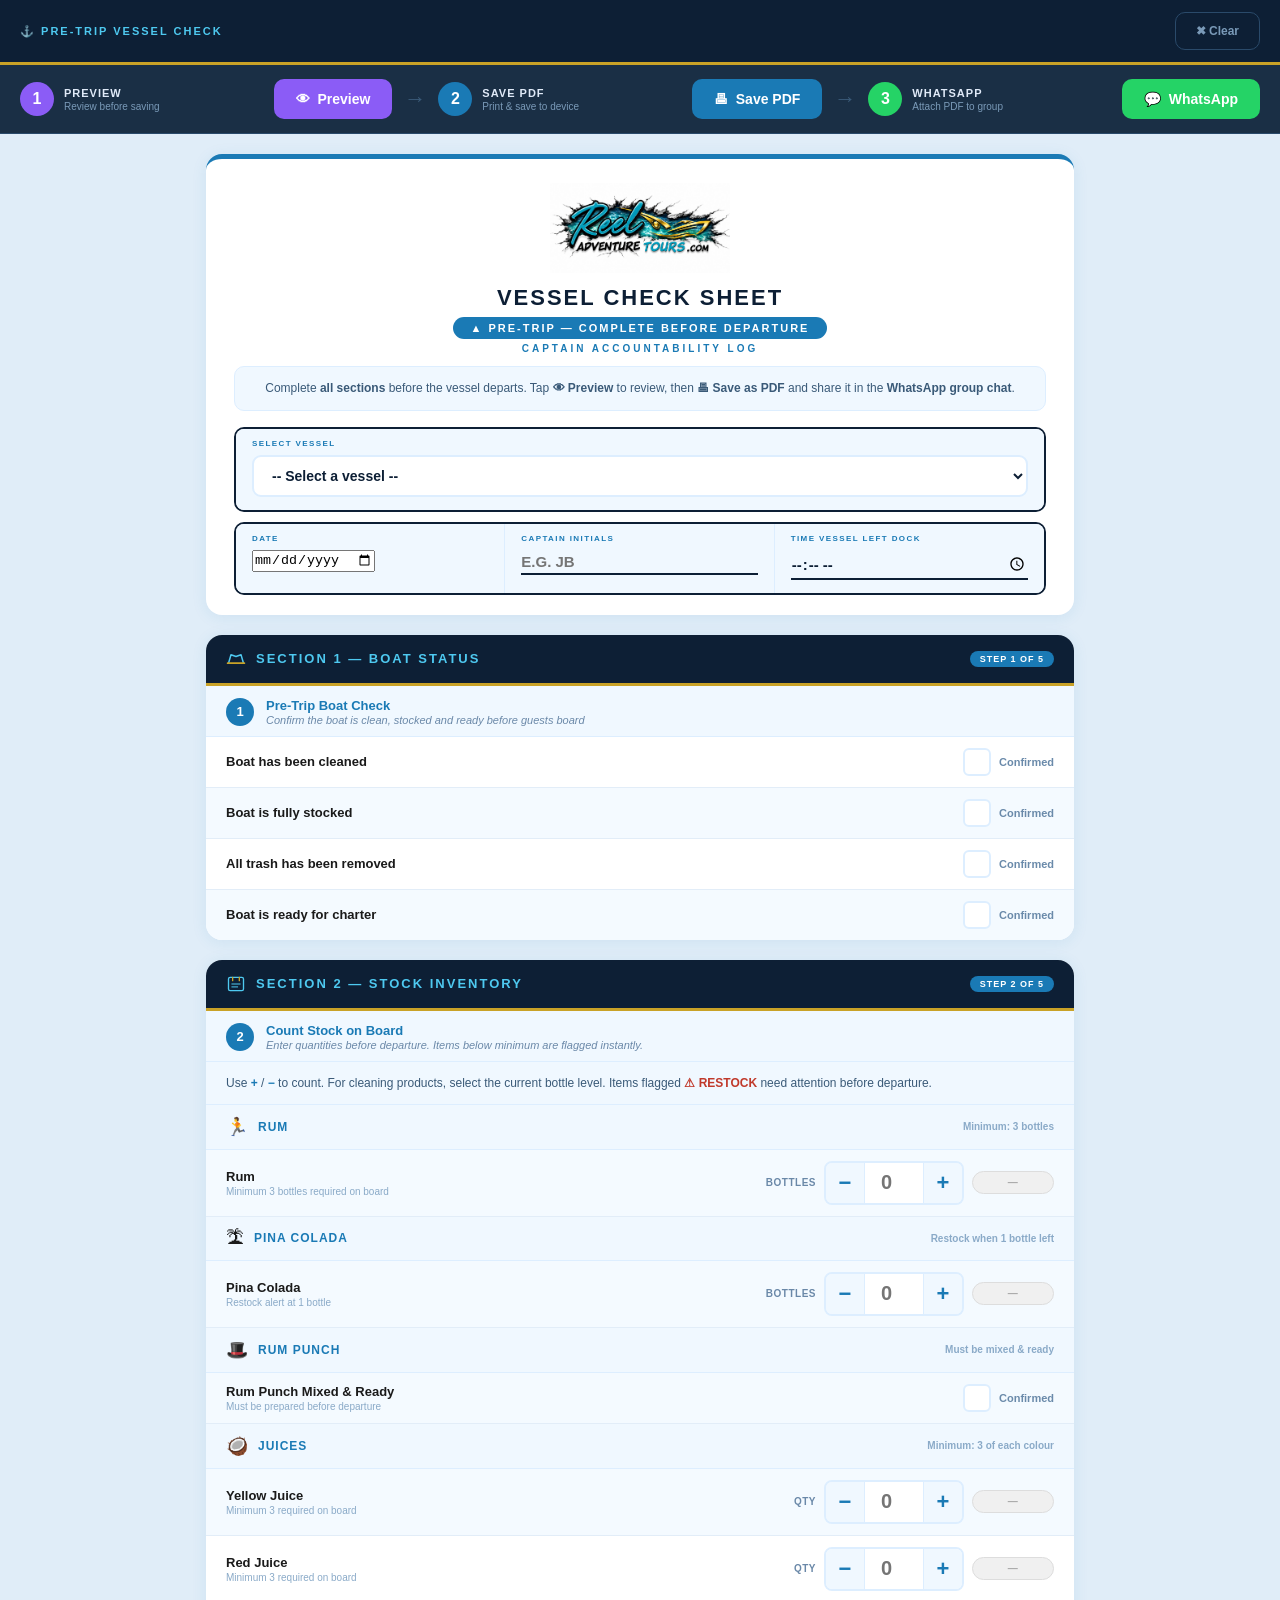
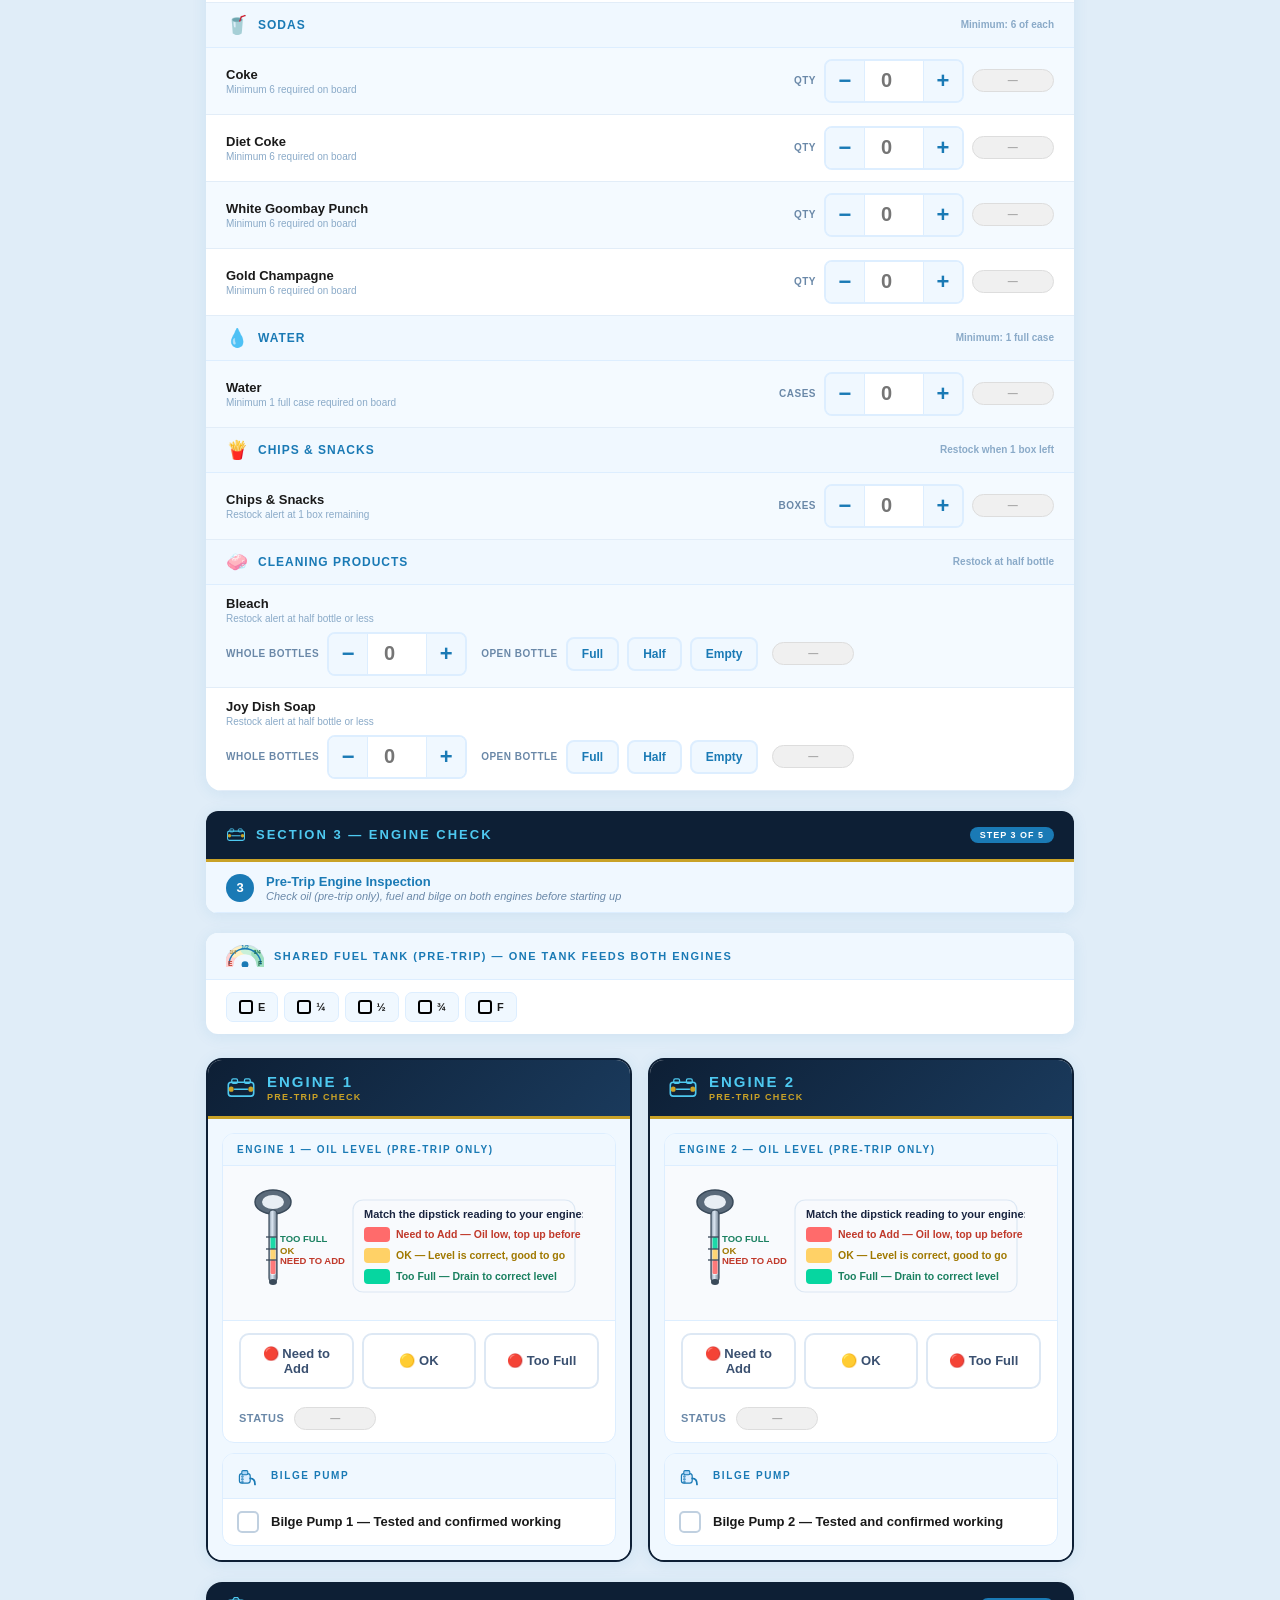
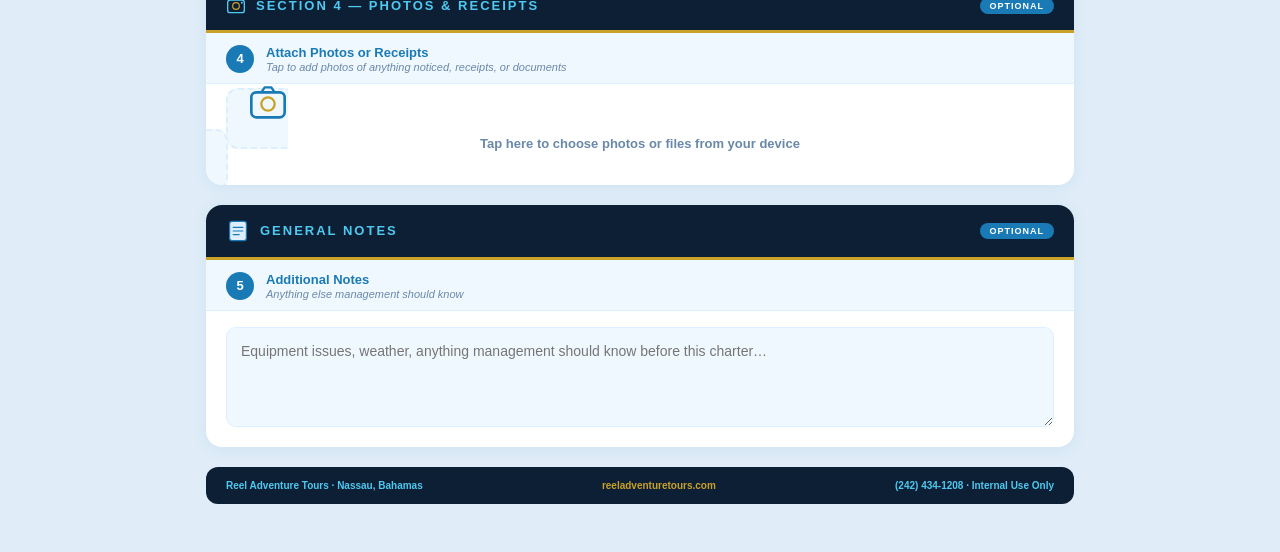
<file: RAT-PreTrip-VesselCheck.html>
<!DOCTYPE html><html lang="en"><head><meta charset="UTF-8"><meta name="viewport" content="width=device-width,initial-scale=1.0"><title>Pre-Trip Vessel Check — Reel Adventure Tours</title><style>
*{box-sizing:border-box;margin:0;padding:0}
:root{--blue:#1a7ab5;--blue-light:#4ec9f0;--blue-pale:#ddeeff;--blue-bg:#f0f8ff;--gold:#c9a227;--gold-light:#fff9e8;--gold-pale:#faecc0;--navy:#0d1f35;--navy-mid:#1a3a5c;--black:#1a1a1a;--gray-line:#e2edf8;--gray-row:#f4faff;--red:#c0392b;--green:#1a9a5a;--orange:#e67e22;}
html,body{background:#e0edf8;font-family:Arial,Helvetica,sans-serif;color:var(--black);}
.action-bar{position:sticky;top:0;z-index:100;background:var(--navy);border-bottom:3px solid var(--gold);padding:12px 20px;display:flex;align-items:center;gap:10px;flex-wrap:wrap;}
.action-bar-title{font-size:11px;font-weight:bold;letter-spacing:2px;color:var(--blue-light);text-transform:uppercase;flex:1;min-width:160px;}
.btn{border:none;border-radius:10px;padding:11px 20px;font-size:13px;font-weight:bold;cursor:pointer;transition:all .2s;white-space:nowrap;display:flex;align-items:center;gap:8px;}
.btn-clear{background:transparent;color:#7a9ab8;border:1.5px solid #2a4a6a;font-size:12px;}
.btn-clear:hover{background:#1a2f45;color:#b0cce0;}
.submit-panel{background:#1a2f45;border-bottom:1px solid #2a4a6a;padding:14px 20px;display:flex;align-items:center;gap:12px;flex-wrap:wrap;}
.submit-step{display:flex;align-items:center;gap:10px;flex:1;min-width:160px;}
.submit-step-num{width:34px;height:34px;border-radius:50%;font-size:16px;font-weight:bold;display:flex;align-items:center;justify-content:center;flex-shrink:0;}
.s1{background:#8b5cf6;color:#fff;} .s2{background:var(--blue);color:#fff;} .s3{background:#25d366;color:#fff;}
.submit-step-info .t{font-size:11px;font-weight:bold;letter-spacing:1px;text-transform:uppercase;color:#e0eaf8;}
.submit-step-info .s{font-size:10px;color:#7a9ab8;margin-top:2px;}
.btn-preview{background:#8b5cf6;color:#fff;font-size:14px;padding:12px 22px;}
.btn-preview:hover{background:#7c3aed;}
.btn-pdf{background:var(--blue);color:#fff;font-size:14px;padding:12px 22px;}
.btn-pdf:hover{background:#1260a0;}
.btn-whatsapp{background:#25d366;color:#fff;font-size:14px;padding:12px 22px;}
.btn-whatsapp:hover{background:#1da855;}
.submit-arrow{color:#3a5a78;font-size:22px;font-weight:bold;flex-shrink:0;}
.modal{display:none;position:fixed;inset:0;background:rgba(0,0,0,.8);z-index:500;align-items:center;justify-content:center;padding:20px;}
.modal.open{display:flex;}
.modal-box{background:#fff;border-radius:18px;padding:28px 30px;max-width:460px;width:96%;text-align:center;box-shadow:0 8px 40px rgba(0,0,0,.4);}
.modal-box h2{font-size:18px;font-weight:bold;color:var(--navy);margin-bottom:8px;}
.modal-box p{font-size:13px;color:#4a6080;line-height:1.6;margin-bottom:16px;}
.modal-steps{text-align:left;background:#f0f8ff;border-radius:10px;padding:14px 16px;margin-bottom:20px;list-style:none;}
.modal-steps li{font-size:13px;font-weight:bold;color:var(--navy);padding:6px 0;border-bottom:1px solid #ddeeff;display:flex;align-items:flex-start;gap:10px;line-height:1.5;}
.modal-steps li:last-child{border-bottom:none;}
.modal-steps li span{width:26px;height:26px;background:var(--blue);color:#fff;border-radius:50%;display:flex;align-items:center;justify-content:center;font-size:12px;flex-shrink:0;margin-top:1px;}
.btn-go{background:var(--blue);color:#fff;border:none;border-radius:10px;padding:13px 28px;font-size:15px;font-weight:bold;cursor:pointer;width:100%;margin-bottom:8px;}
.btn-go:hover{background:#1260a0;}
.btn-dismiss{background:transparent;color:#8aaac8;border:none;font-size:13px;cursor:pointer;padding:6px;}
.preview-modal{display:none;position:fixed;inset:0;background:rgba(0,0,0,.88);z-index:600;flex-direction:column;align-items:center;}
.preview-modal.open{display:flex;}
.preview-bar{width:100%;background:var(--navy);border-bottom:3px solid var(--gold);padding:12px 20px;display:flex;align-items:center;gap:12px;flex-shrink:0;flex-wrap:wrap;}
.preview-bar-title{font-size:14px;font-weight:bold;color:var(--gold);flex:1;}
.btn-close-preview{background:var(--red);color:#fff;border:none;border-radius:8px;padding:8px 20px;font-size:13px;font-weight:bold;cursor:pointer;}
.preview-frame-wrap{flex:1;width:100%;overflow-y:auto;padding:16px;}
.preview-frame{background:#fff;border-radius:12px;max-width:860px;margin:0 auto;padding:24px;box-shadow:0 4px 20px rgba(0,0,0,.4);}
.preview-section{margin-bottom:18px;border:1.5px solid #dde8f4;border-radius:10px;overflow:hidden;}
.preview-sec-title{background:var(--navy);color:var(--blue-light);font-size:12px;font-weight:bold;letter-spacing:2px;text-transform:uppercase;padding:10px 16px;border-bottom:2px solid var(--gold);}
.preview-row{display:flex;justify-content:space-between;align-items:flex-start;padding:9px 16px;border-bottom:1px solid #e8eef8;font-size:13px;gap:10px;}
.preview-row:last-child{border-bottom:none;}
.preview-row:nth-child(even){background:#f6f9fd;}
.preview-label{font-weight:bold;color:#1a2540;flex:1;}
.preview-value{font-weight:bold;color:var(--navy);text-align:right;min-width:80px;}
.preview-value.ok{color:var(--green);}
.preview-value.low{color:var(--orange);}
.preview-value.bad{color:var(--red);}
.preview-photos-grid{display:flex;flex-wrap:wrap;gap:10px;padding:12px 16px;}
.preview-photo-thumb{width:90px;height:90px;object-fit:cover;border-radius:8px;border:2px solid #dde8f4;}
@media print{.action-bar,.submit-panel,.modal,.preview-modal{display:none!important;}body{background:white;}.sheet{padding:8px;gap:14px;}*{-webkit-print-color-adjust:exact;print-color-adjust:exact;}}
.sheet{max-width:900px;margin:0 auto;padding:20px 16px 48px;display:flex;flex-direction:column;gap:20px;}
.card,.hdr-card,.eng-card{background:#fff;border-radius:16px;box-shadow:0 2px 16px rgba(26,122,181,.09);overflow:hidden;}
.hdr-card{padding:24px 28px 20px;display:flex;flex-direction:column;align-items:center;border-top:5px solid var(--blue);}
.logo-wrap img{height:90px;width:auto;object-fit:contain;margin-bottom:8px;}
.doc-title{font-size:22px;font-weight:bold;color:var(--navy);letter-spacing:2px;text-transform:uppercase;text-align:center;}
.form-badge{display:inline-block;background:var(--blue);color:#fff;font-size:11px;font-weight:bold;letter-spacing:2px;text-transform:uppercase;padding:5px 18px;border-radius:20px;margin-top:6px;}
.doc-sub{font-size:10px;font-weight:bold;letter-spacing:3px;color:var(--blue);text-transform:uppercase;margin-top:4px;}
.doc-instructions{margin-top:12px;background:var(--blue-bg);border:1.5px solid var(--blue-pale);border-radius:10px;padding:12px 16px;font-size:12px;color:#3a5a78;line-height:1.6;width:100%;text-align:center;}
.meta{display:grid;grid-template-columns:repeat(3,1fr);width:100%;margin-top:16px;border:2px solid var(--navy);border-radius:10px;overflow:hidden;}
@media(max-width:520px){.meta{grid-template-columns:1fr;}.meta-f{border-right:none!important;border-bottom:1px solid var(--blue-pale);}}
.meta-f{padding:10px 16px 13px;border-right:1px solid var(--blue-pale);background:var(--blue-bg);}
.meta-f:last-child{border-right:none;}
.meta-lbl{display:block;font-size:8px;font-weight:bold;letter-spacing:1.4px;color:var(--blue);text-transform:uppercase;margin-bottom:7px;}
.meta-f input[type=text],.meta-f input[type=time]{width:100%;border:none;border-bottom:2.5px solid var(--navy);background:transparent;font-size:15px;font-weight:bold;color:var(--navy);padding:3px 0;outline:none;font-family:Arial,sans-serif;}
.meta-f input:focus{border-bottom-color:var(--blue);background:#dceeff;border-radius:3px;}
.vessel-select{display:block;width:100%;}
.vessel-select select{width:100%;border:2px solid var(--blue-pale);border-radius:9px;background:#fff;font-size:14px;font-weight:bold;color:var(--navy);padding:10px 14px;outline:none;cursor:pointer;font-family:Arial,sans-serif;appearance:auto;}
.vessel-select select:focus{border-color:var(--blue);background:#dceeff;}
.sec-banner{display:flex;align-items:center;gap:10px;padding:14px 20px;background:var(--navy);border-bottom:3px solid var(--gold);flex-wrap:wrap;}
.sec-banner-text{font-size:13px;font-weight:bold;letter-spacing:2px;text-transform:uppercase;color:var(--blue-light);}
.sec-banner-badge{margin-left:auto;background:var(--blue);color:#fff;font-size:9px;font-weight:bold;letter-spacing:1px;text-transform:uppercase;padding:3px 10px;border-radius:20px;white-space:nowrap;}
.step-label{display:flex;align-items:center;gap:12px;padding:12px 20px 10px;background:var(--blue-bg);border-bottom:1.5px solid var(--blue-pale);}
.step-num{width:28px;height:28px;border-radius:50%;background:var(--blue);color:#fff;display:flex;align-items:center;justify-content:center;font-size:13px;font-weight:bold;flex-shrink:0;}
.step-title{font-size:13px;font-weight:bold;color:var(--blue);}
.step-sub{font-size:11px;color:#6a88a8;margin-top:1px;font-style:italic;}
.cl-row{display:flex;align-items:center;justify-content:space-between;padding:11px 20px;border-bottom:1px solid var(--gray-line);gap:10px;}
.cl-row:last-child{border-bottom:none;}
.cl-row:nth-child(odd){background:#fff;}
.cl-row:nth-child(even){background:var(--gray-row);}
.cl-row:hover{background:#e8f4ff;}
.cl-label{font-size:13px;font-weight:bold;color:var(--black);flex:1;min-width:0;}
.single-cb{display:flex;align-items:center;gap:8px;cursor:pointer;user-select:none;flex-shrink:0;}
.single-cb input[type=checkbox]{display:none;}
.cb-box{width:28px;height:28px;border-radius:6px;border:2.5px solid var(--blue-pale);background:#fff;display:flex;align-items:center;justify-content:center;transition:all .15s;flex-shrink:0;}
.single-cb:hover .cb-box{border-color:var(--blue);background:#e0f0ff;}
.single-cb input[type=checkbox]:checked ~ .cb-box{background:var(--blue);border-color:var(--blue);}
.single-cb input[type=checkbox]:checked ~ .cb-box::after{content:'\2713';font-size:16px;font-weight:bold;color:#fff;}
.cb-label-text{font-size:11px;font-weight:bold;color:#6a8aaa;}
.single-cb input[type=checkbox]:checked ~ .cb-box + .cb-label-text{color:var(--blue);}
.stock-section{background:#fff;border-radius:16px;box-shadow:0 2px 16px rgba(26,122,181,.09);overflow:hidden;}
.stock-intro{padding:12px 20px;background:var(--blue-bg);border-bottom:1.5px solid var(--blue-pale);font-size:12px;color:#3a5a78;line-height:1.5;}
.stock-intro strong{color:var(--blue);}
.stock-group{border-bottom:1px solid var(--gray-line);}
.stock-group:last-child{border-bottom:none;}
.stock-group-hdr{display:flex;align-items:center;gap:10px;padding:11px 20px;background:var(--blue-bg);border-bottom:1px solid var(--blue-pale);}
.stock-group-icon{font-size:18px;}
.stock-group-title{font-size:12px;font-weight:bold;letter-spacing:1px;text-transform:uppercase;color:var(--blue);}
.stock-group-min{margin-left:auto;font-size:10px;font-weight:bold;color:#8aaac8;white-space:nowrap;}
.stock-item{display:flex;align-items:center;padding:11px 20px;border-bottom:1px solid var(--gray-line);gap:12px;flex-wrap:wrap;}
.stock-item:last-child{border-bottom:none;}
.stock-item:nth-child(even){background:var(--gray-row);}
.stock-item-name{flex:1;min-width:140px;font-size:13px;font-weight:bold;color:var(--black);}
.stock-item-name .min-note{display:block;font-size:10px;font-weight:normal;color:#8aaac8;margin-top:2px;}
.stock-qty-wrap{display:flex;align-items:center;gap:8px;flex-shrink:0;}
.qty-label{font-size:10px;font-weight:bold;color:#6a88a8;letter-spacing:.5px;text-transform:uppercase;}
.qty-stepper{display:flex;align-items:center;border:2px solid var(--blue-pale);border-radius:8px;overflow:hidden;}
.qty-btn{width:38px;height:40px;border:none;background:var(--blue-bg);font-size:22px;font-weight:bold;color:var(--blue);cursor:pointer;display:flex;align-items:center;justify-content:center;flex-shrink:0;}
.qty-btn:hover{background:#e0f0ff;}
.stock-input{width:60px;height:40px;border:none;border-left:1px solid var(--blue-pale);border-right:1px solid var(--blue-pale);background:#fff;text-align:center;font-size:20px;font-weight:bold;color:var(--navy);outline:none;font-family:Arial,sans-serif;}
.stock-input:focus{background:#e0f0ff;}
.frac-row-inner{display:flex;align-items:center;gap:8px;flex-wrap:wrap;flex-shrink:0;}
.frac-btn{padding:8px 14px;border:2px solid var(--blue-pale);border-radius:8px;background:var(--blue-bg);font-size:12px;font-weight:bold;color:var(--blue);cursor:pointer;transition:all .15s;white-space:nowrap;}
.frac-btn:hover{border-color:var(--blue);background:#e0f0ff;}
.frac-btn.sel-full{background:var(--green);border-color:var(--green);color:#fff;}
.frac-btn.sel-half{background:var(--orange);border-color:var(--orange);color:#fff;}
.frac-btn.sel-empty{background:var(--red);border-color:var(--red);color:#fff;}
.status-badge{font-size:10px;font-weight:bold;padding:5px 11px;border-radius:20px;white-space:nowrap;flex-shrink:0;letter-spacing:.5px;min-width:82px;text-align:center;transition:all .2s;}
.s-ok{background:#edfaf3;color:#1a9a5a;border:1.5px solid #1a9a5a;}
.s-low{background:#fff8e6;color:#8a6000;border:1.5px solid #f0c040;}
.s-empty{background:#fff0f0;color:var(--red);border:1.5px solid var(--red);}
.s-blank{background:#f0f0f0;color:#aaa;border:1.5px solid #ddd;}
.restock-alert{display:none;margin:0 20px 16px;background:#fff0f0;border:2px solid var(--red);border-radius:10px;padding:14px 16px;}
.restock-alert-title{font-size:11px;font-weight:bold;letter-spacing:1px;text-transform:uppercase;color:var(--red);margin-bottom:8px;}
.restock-list{list-style:none;padding:0;}
.restock-list li{font-size:12px;font-weight:bold;color:var(--red);padding:5px 0;border-bottom:1px solid #ffd0d0;display:flex;align-items:flex-start;gap:8px;}
.restock-list li:last-child{border-bottom:none;}
.restock-list li::before{content:'A0';font-size:13px;flex-shrink:0;}
.engine-grid{display:grid;grid-template-columns:1fr 1fr;gap:16px;}
@media(max-width:680px){.engine-grid{grid-template-columns:1fr;}}
.eng-card{border:2px solid var(--navy);}
.eng-hdr{background:linear-gradient(135deg,var(--navy) 0%,var(--navy-mid) 100%);padding:13px 18px;display:flex;align-items:center;gap:11px;border-bottom:3px solid var(--gold);}
.eng-title{font-size:15px;font-weight:bold;letter-spacing:2px;text-transform:uppercase;color:var(--blue-light);}
.eng-sub{font-size:9px;letter-spacing:1.3px;color:var(--gold);font-weight:bold;text-transform:uppercase;margin-top:2px;}
.eng-body{padding:14px;background:var(--blue-bg);display:flex;flex-direction:column;gap:10px;}
.esec{background:#fff;border:1.5px solid var(--blue-pale);border-radius:12px;overflow:hidden;}
.esec-hdr{display:flex;align-items:center;gap:10px;padding:10px 14px;background:var(--blue-bg);border-bottom:1.5px solid var(--blue-pale);}
.esec-title{font-size:10px;font-weight:bold;letter-spacing:1.6px;text-transform:uppercase;color:var(--blue);}
.esec-body{padding:10px 14px;}
.pp-row{display:flex;align-items:center;gap:10px;padding:7px 0;border-top:1px solid var(--blue-pale);flex-wrap:wrap;}
.pp-row:first-child{border-top:none;}
.pp-cbs{display:flex;gap:6px;flex-wrap:wrap;}
.pp-cb{display:flex;align-items:center;gap:5px;font-size:11px;color:var(--black);font-weight:bold;cursor:pointer;user-select:none;padding:7px 12px;border-radius:7px;border:1.5px solid var(--blue-pale);background:var(--blue-bg);transition:all .15s;white-space:nowrap;}
.pp-cb:hover{border-color:var(--blue);background:#e0f0ff;}
.pp-cb:has(input:checked){background:var(--blue);border-color:var(--blue);color:#fff;}
.pp-cb input[type=radio]{appearance:none;-webkit-appearance:none;width:14px;height:14px;border-radius:3px;border:2px solid currentColor;background:transparent;cursor:pointer;position:relative;flex-shrink:0;}
.pp-cb input[type=radio]:checked::after{content:'¹3';position:absolute;top:50%;left:50%;transform:translate(-50%,-53%);color:#fff;font-size:10px;font-weight:bold;line-height:1;}
.solo-cb{display:flex;align-items:center;gap:12px;padding:12px 14px;border-top:1px solid var(--blue-pale);font-size:13px;font-weight:bold;color:var(--black);cursor:pointer;user-select:none;transition:background .1s;}
.solo-cb:first-of-type{border-top:none;}
.solo-cb:hover{background:#e0f0ff;}
.solo-cb:has(input:checked){color:var(--blue);background:#e0f0ff;}
.solo-cb input[type=checkbox]{appearance:none;-webkit-appearance:none;width:22px;height:22px;border-radius:5px;border:2.5px solid #c0d0e0;background:#fff;cursor:pointer;position:relative;flex-shrink:0;transition:all .15s;}
.solo-cb input[type=checkbox]:checked{background:var(--blue);border-color:var(--blue);}
.solo-cb input[type=checkbox]:checked::after{content:'¹3';position:absolute;top:50%;left:50%;transform:translate(-50%,-53%);color:#fff;font-size:14px;font-weight:bold;line-height:1;}
.solo-cb input[type=checkbox]:hover:not(:checked){border-color:var(--blue);background:#e0f0ff;}
.dipstick-wrap{padding:16px 20px;background:#f8fafd;border-bottom:1px solid var(--blue-pale);}
.dipstick-wrap svg{max-width:100%;height:auto;}
.oil-select-row{display:flex;gap:8px;flex-wrap:wrap;padding:12px 16px;}
.oil-btn{flex:1;min-width:80px;padding:11px 8px;border:2px solid #dde8f4;border-radius:10px;background:#fff;font-size:13px;font-weight:bold;cursor:pointer;text-align:center;transition:all .15s;color:#3a5070;}
.oil-btn:hover{border-color:var(--blue);background:#e8f4ff;}
.oil-btn.sel-add{background:#ff6b6b;border-color:#c0392b;color:#fff;}
.oil-btn.sel-ok{background:#ffd166;border-color:#a07800;color:#7a5000;}
.oil-btn.sel-full{background:var(--orange);border-color:#c05000;color:#fff;}
.oil-status-row{padding:6px 16px 12px;display:flex;align-items:center;gap:10px;}
.flush-box{background:#fff;border:1.5px solid var(--blue-pale);border-radius:12px;overflow:hidden;}
.flush-box-hdr{display:flex;align-items:center;gap:10px;padding:11px 16px;background:#fff8e0;border-bottom:1.5px solid #f0d870;}
.flush-box-title{font-size:10px;font-weight:bold;letter-spacing:1.5px;text-transform:uppercase;color:#7a5800;}
.flush-box-badge{margin-left:auto;background:#c9a227;color:var(--navy);font-size:9px;font-weight:bold;padding:3px 10px;border-radius:20px;white-space:nowrap;letter-spacing:.5px;}
.flush-date-row{display:flex;align-items:center;gap:10px;padding:12px 16px;border-bottom:1px solid #f0d870;flex-wrap:wrap;}
.flush-date-lbl{font-size:11px;font-weight:bold;color:#7a5800;letter-spacing:.5px;white-space:nowrap;}
.flush-date-input{border:none;border-bottom:2.5px solid #c9a227;background:transparent;font-size:15px;font-weight:bold;color:var(--navy);padding:3px 4px;outline:none;font-family:Arial,sans-serif;flex:1;min-width:120px;}
.flush-date-input:focus{background:#fef8e0;border-radius:3px;}
.initials-row{display:flex;align-items:center;gap:10px;padding:10px 14px;border-top:1px solid var(--blue-pale);font-size:9px;font-weight:bold;color:var(--blue);letter-spacing:1px;text-transform:uppercase;white-space:nowrap;}
.initials-row input{flex:1;min-width:0;border:none;border-bottom:2.5px solid var(--blue-pale);background:transparent;font-size:15px;font-weight:bold;color:var(--navy);padding:3px 4px;outline:none;font-family:Arial,sans-serif;text-transform:uppercase;}
.initials-row input:focus{border-bottom-color:var(--blue);background:#e0f0ff;border-radius:3px;}
.notes-wrap{padding:12px 16px;}
.notes-field{width:100%;border:1.5px solid var(--blue-pale);border-radius:8px;background:var(--blue-bg);font-size:13px;color:var(--navy);padding:10px 12px;outline:none;font-family:Arial,sans-serif;resize:vertical;min-height:60px;}
.notes-field:focus{border-color:var(--blue);background:#e0f0ff;}
.photo-section{background:#fff;border-radius:16px;box-shadow:0 2px 16px rgba(26,122,181,.09);overflow:hidden;}
.photo-drop{margin:16px 20px;border:2.5px dashed var(--blue-pale);border-radius:12px;padding:20px;text-align:center;cursor:pointer;background:var(--blue-bg);}
.photo-drop:hover{border-color:var(--blue);background:#e0f0ff;}
.photo-drop p{font-size:13px;color:#6a88a8;font-weight:bold;margin-top:8px;}
.photo-grid{display:flex;flex-wrap:wrap;gap:10px;padding:0 20px 16px;}
.photo-thumb-wrap{position:relative;width:90px;height:90px;}
.photo-thumb{width:90px;height:90px;object-fit:cover;border-radius:8px;border:2px solid var(--blue-pale);}
.photo-remove{position:absolute;top:-6px;right:-6px;width:22px;height:22px;background:var(--red);color:#fff;border:none;border-radius:50%;font-size:14px;cursor:pointer;display:flex;align-items:center;justify-content:center;font-weight:bold;}
.footer{background:var(--navy);border-radius:12px;padding:13px 20px;display:flex;justify-content:space-between;align-items:center;flex-wrap:wrap;gap:8px;font-size:10px;color:var(--blue-light);font-weight:bold;}
.footer span:nth-child(2){color:var(--gold);}
</style></head><body><div class="modal" id="printModal"><div class="modal-box"><h2>&#128438; Save as PDF</h2><p>When the print dialog opens, change <strong>Destination</strong> to <strong>"Save as PDF"</strong> and save to your device.</p><ol class="modal-steps"><li><span>1</span>Tap <strong>"Open Print Dialog"</strong> below</li><li><span>2</span>Set Destination to <strong>Save as PDF</strong></li><li><span>3</span>Save the file to your phone</li><li><span>4</span>Share it in the <strong>WhatsApp group chat</strong></li></ol><button class="btn-go" onclick="doPrint()">&#128438;&nbsp; Open Print Dialog</button><button class="btn-dismiss" onclick="dismissModal()">Cancel</button></div></div><div class="preview-modal" id="previewModal"><div class="preview-bar"><span class="preview-bar-title">&#128065; Preview — Check everything before saving as PDF</span><button class="btn-pdf" style="margin-left:auto;" onclick="closePreview();showPrintModal()">&#128438; Save as PDF</button><button class="btn-close-preview" onclick="closePreview()">&#10006; Close</button></div><div class="preview-frame-wrap"><div id="preview-content"></div></div></div><div class="action-bar"><span class="action-bar-title" style="color:#4ec9f0">&#9875; Pre-Trip Vessel Check</span><button class="btn btn-clear" onclick="clearForm()">&#10006; Clear</button></div><div class="submit-panel"><div class="submit-step"><div class="submit-step-num s1">1</div><div class="submit-step-info"><div class="t">Preview</div><div class="s">Review before saving</div></div></div><button class="btn btn-preview" onclick="openPreview()">&#128065;&nbsp; Preview</button><span class="submit-arrow">&#8594;</span><div class="submit-step"><div class="submit-step-num s2">2</div><div class="submit-step-info"><div class="t">Save PDF</div><div class="s">Print &amp; save to device</div></div></div><button class="btn btn-pdf" onclick="showPrintModal()">&#128438;&nbsp; Save PDF</button><span class="submit-arrow">&#8594;</span><div class="submit-step"><div class="submit-step-num s3">3</div><div class="submit-step-info"><div class="t">WhatsApp</div><div class="s">Attach PDF to group</div></div></div><button class="btn btn-whatsapp" onclick="openWhatsApp()">&#128172;&nbsp; WhatsApp</button></div><div class="sheet"><div class="hdr-card"><div class="logo-wrap"><img src="[data-uri]" alt="Reel Adventure Tours"></div><div class="doc-title">Vessel Check Sheet</div><div class="form-badge">&#9650; Pre-Trip — Complete Before Departure</div><div class="doc-sub">Captain Accountability Log</div><div class="doc-instructions">Complete <strong>all sections</strong> before the vessel departs. Tap <strong>&#128065; Preview</strong> to review, then <strong>&#128438; Save as PDF</strong> and share it in the <strong>WhatsApp group chat</strong>.</div><div class="meta"><div class="meta-f" style="grid-column:span 3;border-right:none;"><span class="meta-lbl">Select Vessel</span><div class="vessel-select"><select id="vessel-select"><option value="" disabled selected>-- Select a vessel --</option><option value="R.A.T. I">R.A.T. I</option><option value="R.A.T. II">R.A.T. II</option><option value="Sea Legs - Donzi">Sea Legs - Donzi</option><option value="Toonz Century">Toonz Century</option><option value="Toonz Cali Maria">Toonz Cali Maria</option><option value="Bain Sea Adventures">Bain Sea Adventures</option><option value="Fresh Trend">Fresh Trend</option></select></div></div></div><div class="meta" style="margin-top:10px;"><div class="meta-f"><span class="meta-lbl">Date</span><input type="date" id="f-date"></div><div class="meta-f"><span class="meta-lbl">Captain Initials</span><input type="text" id="f-initials" maxlength="6" placeholder="e.g. JB" style="text-transform:uppercase"></div><div class="meta-f"><span class="meta-lbl">Time Vessel Left Dock</span><input type="time" id="f-time"></div></div></div><div class="card"><div class="sec-banner"><svg width="20" height="20" viewBox="0 0 24 24" fill="none"><path d="M3 17 L6 7 L12 9 L18 7 L21 17" stroke="#4ec9f0" stroke-width="1.8" fill="none" stroke-linejoin="round"/><path d="M2 17 L22 17" stroke="#c9a227" stroke-width="2.2" stroke-linecap="round"/></svg><span class="sec-banner-text">Section 1 — Boat Status</span><span class="sec-banner-badge">Step 1 of 5</span></div><div class="step-label"><div class="step-num">1</div><div><div class="step-title">Pre-Trip Boat Check</div><div class="step-sub">Confirm the boat is clean, stocked and ready before guests board</div></div></div><div class="cl-row"><span class="cl-label">Boat has been cleaned</span><label class="single-cb"><input type="checkbox" id="cb-pre_clean" name="pre_clean"><span class="cb-box"></span><span class="cb-label-text">Confirmed</span></label></div><div class="cl-row"><span class="cl-label">Boat is fully stocked</span><label class="single-cb"><input type="checkbox" id="cb-pre_stocked" name="pre_stocked"><span class="cb-box"></span><span class="cb-label-text">Confirmed</span></label></div><div class="cl-row"><span class="cl-label">All trash has been removed</span><label class="single-cb"><input type="checkbox" id="cb-pre_trash" name="pre_trash"><span class="cb-box"></span><span class="cb-label-text">Confirmed</span></label></div><div class="cl-row"><span class="cl-label">Boat is ready for charter</span><label class="single-cb"><input type="checkbox" id="cb-pre_ready" name="pre_ready"><span class="cb-box"></span><span class="cb-label-text">Confirmed</span></label></div></div><div class="stock-section"><div class="sec-banner"><svg width="20" height="20" viewBox="0 0 24 24" fill="none"><rect x="3" y="4" width="18" height="16" rx="2" stroke="#4ec9f0" stroke-width="1.6"/><path d="M8 4 L8 8 M16 4 L16 8" stroke="#c9a227" stroke-width="1.6" stroke-linecap="round"/><line x1="7" y1="12" x2="17" y2="12" stroke="#4ec9f0" stroke-width="1.2" stroke-linecap="round"/><line x1="7" y1="15.5" x2="14" y2="15.5" stroke="#4ec9f0" stroke-width="1.2" stroke-linecap="round"/></svg><span class="sec-banner-text">Section 2 — Stock Inventory</span><span class="sec-banner-badge">Step 2 of 5</span></div><div class="step-label"><div class="step-num">2</div><div><div class="step-title">Count Stock on Board</div><div class="step-sub">Enter quantities before departure. Items below minimum are flagged instantly.</div></div></div><div class="stock-intro">Use <strong>+</strong> / <strong>−</strong> to count. For cleaning products, select the current bottle level. Items flagged <strong style="color:var(--red)">⚠ RESTOCK</strong> need attention before departure.</div><div class="stock-group"><div class="stock-group-hdr"><span class="stock-group-icon">&#127939;</span><span class="stock-group-title">Rum</span><span class="stock-group-min">Minimum: 3 bottles</span></div><div class="stock-item"><div class="stock-item-name">Rum<span class="min-note">Minimum 3 bottles required on board</span></div><div class="stock-qty-wrap"><span class="qty-label">Bottles</span><div class="qty-stepper"><button class="qty-btn" onclick="changeQty('rum',-1)">&#8722;</button><input class="stock-input" type="number" id="qty-rum" min="0" value="" placeholder="0" oninput="updateQtyStatus('rum')"><button class="qty-btn" onclick="changeQty('rum',1)">&#43;</button></div><span class="status-badge s-blank" id="status-rum">&#8212;</span></div></div></div><div class="stock-group"><div class="stock-group-hdr"><span class="stock-group-icon">&#127965;</span><span class="stock-group-title">Pina Colada</span><span class="stock-group-min">Restock when 1 bottle left</span></div><div class="stock-item"><div class="stock-item-name">Pina Colada<span class="min-note">Restock alert at 1 bottle</span></div><div class="stock-qty-wrap"><span class="qty-label">Bottles</span><div class="qty-stepper"><button class="qty-btn" onclick="changeQty('pinac',-1)">&#8722;</button><input class="stock-input" type="number" id="qty-pinac" min="0" value="" placeholder="0" oninput="updateQtyStatus('pinac')"><button class="qty-btn" onclick="changeQty('pinac',1)">&#43;</button></div><span class="status-badge s-blank" id="status-pinac">&#8212;</span></div></div></div><div class="stock-group"><div class="stock-group-hdr"><span class="stock-group-icon">&#127913;</span><span class="stock-group-title">Rum Punch</span><span class="stock-group-min">Must be mixed &amp; ready</span></div><div class="stock-item"><div class="stock-item-name">Rum Punch Mixed &amp; Ready<span class="min-note">Must be prepared before departure</span></div><label class="single-cb"><input type="checkbox" id="cb-pre_punch" name="pre_punch"><span class="cb-box"></span><span class="cb-label-text">Confirmed</span></label></div></div><div class="stock-group"><div class="stock-group-hdr"><span class="stock-group-icon">&#129381;</span><span class="stock-group-title">Juices</span><span class="stock-group-min">Minimum: 3 of each colour</span></div><div class="stock-item"><div class="stock-item-name">Yellow Juice<span class="min-note">Minimum 3 required on board</span></div><div class="stock-qty-wrap"><span class="qty-label">Qty</span><div class="qty-stepper"><button class="qty-btn" onclick="changeQty('juicy',-1)">&#8722;</button><input class="stock-input" type="number" id="qty-juicy" min="0" value="" placeholder="0" oninput="updateQtyStatus('juicy')"><button class="qty-btn" onclick="changeQty('juicy',1)">&#43;</button></div><span class="status-badge s-blank" id="status-juicy">&#8212;</span></div></div><div class="stock-item"><div class="stock-item-name">Red Juice<span class="min-note">Minimum 3 required on board</span></div><div class="stock-qty-wrap"><span class="qty-label">Qty</span><div class="qty-stepper"><button class="qty-btn" onclick="changeQty('juicr',-1)">&#8722;</button><input class="stock-input" type="number" id="qty-juicr" min="0" value="" placeholder="0" oninput="updateQtyStatus('juicr')"><button class="qty-btn" onclick="changeQty('juicr',1)">&#43;</button></div><span class="status-badge s-blank" id="status-juicr">&#8212;</span></div></div></div><div class="stock-group"><div class="stock-group-hdr"><span class="stock-group-icon">&#129380;</span><span class="stock-group-title">Sodas</span><span class="stock-group-min">Minimum: 6 of each</span></div><div class="stock-item"><div class="stock-item-name">Coke<span class="min-note">Minimum 6 required on board</span></div><div class="stock-qty-wrap"><span class="qty-label">Qty</span><div class="qty-stepper"><button class="qty-btn" onclick="changeQty('coke',-1)">&#8722;</button><input class="stock-input" type="number" id="qty-coke" min="0" value="" placeholder="0" oninput="updateQtyStatus('coke')"><button class="qty-btn" onclick="changeQty('coke',1)">&#43;</button></div><span class="status-badge s-blank" id="status-coke">&#8212;</span></div></div><div class="stock-item"><div class="stock-item-name">Diet Coke<span class="min-note">Minimum 6 required on board</span></div><div class="stock-qty-wrap"><span class="qty-label">Qty</span><div class="qty-stepper"><button class="qty-btn" onclick="changeQty('dietcoke',-1)">&#8722;</button><input class="stock-input" type="number" id="qty-dietcoke" min="0" value="" placeholder="0" oninput="updateQtyStatus('dietcoke')"><button class="qty-btn" onclick="changeQty('dietcoke',1)">&#43;</button></div><span class="status-badge s-blank" id="status-dietcoke">&#8212;</span></div></div><div class="stock-item"><div class="stock-item-name">White Goombay Punch<span class="min-note">Minimum 6 required on board</span></div><div class="stock-qty-wrap"><span class="qty-label">Qty</span><div class="qty-stepper"><button class="qty-btn" onclick="changeQty('gombe',-1)">&#8722;</button><input class="stock-input" type="number" id="qty-gombe" min="0" value="" placeholder="0" oninput="updateQtyStatus('gombe')"><button class="qty-btn" onclick="changeQty('gombe',1)">&#43;</button></div><span class="status-badge s-blank" id="status-gombe">&#8212;</span></div></div><div class="stock-item"><div class="stock-item-name">Gold Champagne<span class="min-note">Minimum 6 required on board</span></div><div class="stock-qty-wrap"><span class="qty-label">Qty</span><div class="qty-stepper"><button class="qty-btn" onclick="changeQty('champ',-1)">&#8722;</button><input class="stock-input" type="number" id="qty-champ" min="0" value="" placeholder="0" oninput="updateQtyStatus('champ')"><button class="qty-btn" onclick="changeQty('champ',1)">&#43;</button></div><span class="status-badge s-blank" id="status-champ">&#8212;</span></div></div></div><div class="stock-group"><div class="stock-group-hdr"><span class="stock-group-icon">&#128167;</span><span class="stock-group-title">Water</span><span class="stock-group-min">Minimum: 1 full case</span></div><div class="stock-item"><div class="stock-item-name">Water<span class="min-note">Minimum 1 full case required on board</span></div><div class="stock-qty-wrap"><span class="qty-label">Cases</span><div class="qty-stepper"><button class="qty-btn" onclick="changeQty('water',-1)">&#8722;</button><input class="stock-input" type="number" id="qty-water" min="0" value="" placeholder="0" oninput="updateQtyStatus('water')"><button class="qty-btn" onclick="changeQty('water',1)">&#43;</button></div><span class="status-badge s-blank" id="status-water">&#8212;</span></div></div></div><div class="stock-group"><div class="stock-group-hdr"><span class="stock-group-icon">&#127839;</span><span class="stock-group-title">Chips &amp; Snacks</span><span class="stock-group-min">Restock when 1 box left</span></div><div class="stock-item"><div class="stock-item-name">Chips &amp; Snacks<span class="min-note">Restock alert at 1 box remaining</span></div><div class="stock-qty-wrap"><span class="qty-label">Boxes</span><div class="qty-stepper"><button class="qty-btn" onclick="changeQty('snacks',-1)">&#8722;</button><input class="stock-input" type="number" id="qty-snacks" min="0" value="" placeholder="0" oninput="updateQtyStatus('snacks')"><button class="qty-btn" onclick="changeQty('snacks',1)">&#43;</button></div><span class="status-badge s-blank" id="status-snacks">&#8212;</span></div></div></div><div class="stock-group"><div class="stock-group-hdr"><span class="stock-group-icon">&#129532;</span><span class="stock-group-title">Cleaning Products</span><span class="stock-group-min">Restock at half bottle</span></div><div class="stock-item" style="flex-direction:column;align-items:flex-start;gap:8px;"><div class="stock-item-name">Bleach<span class="min-note">Restock alert at half bottle or less</span></div><div style="display:flex;align-items:center;gap:14px;flex-wrap:wrap;width:100%;"><div style="display:flex;align-items:center;gap:8px;"><span class="qty-label">Whole Bottles</span><div class="qty-stepper"><button class="qty-btn" onclick="changeQty('bleach_whole',-1)">&#8722;</button><input class="stock-input" type="number" id="qty-bleach_whole" min="0" value="" placeholder="0" oninput="updateCleanStatus('bleach')"><button class="qty-btn" onclick="changeQty('bleach_whole',1)">&#43;</button></div></div><div style="display:flex;align-items:center;gap:8px;"><span class="qty-label">Open Bottle</span><div class="frac-row-inner"><button class="frac-btn" id="frac-bleach-full"  onclick="setFrac('bleach','full')">Full</button><button class="frac-btn" id="frac-bleach-half"  onclick="setFrac('bleach','half')">Half</button><button class="frac-btn" id="frac-bleach-empty" onclick="setFrac('bleach','empty')">Empty</button></div></div><span class="status-badge s-blank" id="status-frac-bleach">&#8212;</span></div></div><div class="stock-item" style="flex-direction:column;align-items:flex-start;gap:8px;"><div class="stock-item-name">Joy Dish Soap<span class="min-note">Restock alert at half bottle or less</span></div><div style="display:flex;align-items:center;gap:14px;flex-wrap:wrap;width:100%;"><div style="display:flex;align-items:center;gap:8px;"><span class="qty-label">Whole Bottles</span><div class="qty-stepper"><button class="qty-btn" onclick="changeQty('joy_whole',-1)">&#8722;</button><input class="stock-input" type="number" id="qty-joy_whole" min="0" value="" placeholder="0" oninput="updateCleanStatus('joy')"><button class="qty-btn" onclick="changeQty('joy_whole',1)">&#43;</button></div></div><div style="display:flex;align-items:center;gap:8px;"><span class="qty-label">Open Bottle</span><div class="frac-row-inner"><button class="frac-btn" id="frac-joy-full"  onclick="setFrac('joy','full')">Full</button><button class="frac-btn" id="frac-joy-half"  onclick="setFrac('joy','half')">Half</button><button class="frac-btn" id="frac-joy-empty" onclick="setFrac('joy','empty')">Empty</button></div></div><span class="status-badge s-blank" id="status-frac-joy">&#8212;</span></div></div></div><div class="restock-alert" id="restock-alert"><div class="restock-alert-title">&#9888; Items Requiring Attention Before Departure</div><ul class="restock-list" id="restock-list"></ul></div></div><div class="card" style="border-radius:12px"><div class="sec-banner"><svg width="20" height="20" viewBox="0 0 26 26" fill="none"><rect x="2" y="8" width="22" height="12" rx="2.5" stroke="#4ec9f0" stroke-width="1.4"/><rect x="5" y="5" width="5" height="4" rx="1.2" stroke="#4ec9f0" stroke-width="1.1"/><rect x="16" y="5" width="5" height="4" rx="1.2" stroke="#4ec9f0" stroke-width="1.1"/><line x1="7" y1="14" x2="19" y2="14" stroke="#4ec9f0" stroke-width="1.3"/><circle cx="4.5" cy="14" r="2.2" fill="#c9a227"/><circle cx="21.5" cy="14" r="2.2" fill="#c9a227"/></svg><span class="sec-banner-text">Section 3 — Engine Check</span><span class="sec-banner-badge">Step 3 of 5</span></div><div class="step-label"><div class="step-num">3</div><div><div class="step-title">Pre-Trip Engine Inspection</div><div class="step-sub">Check oil (pre-trip only), fuel and bilge on both engines before starting up</div></div></div></div><div class="card" style="border-radius:12px;overflow:hidden;margin-bottom:4px;"><div style="display:flex;align-items:center;gap:10px;padding:12px 20px;background:var(--blue-bg);border-bottom:1.5px solid var(--blue-pale);"><svg width="38" height="22" viewBox="0 0 30 18" fill="none"><path d="M2 16 A13 13 0 0 1 28 16" stroke="#d0dde8" stroke-width="7" stroke-linecap="round" fill="none"/><path d="M2 16 A13 13 0 0 1 6.5 7" stroke="#ffd0d0" stroke-width="7" stroke-linecap="round" fill="none"/><path d="M6.5 7 A13 13 0 0 1 15 4" stroke="#fff0c0" stroke-width="7" stroke-linecap="round" fill="none"/><path d="M15 4 A13 13 0 0 1 23.5 7" stroke="#c8f0d8" stroke-width="7" stroke-linecap="round" fill="none"/><path d="M23.5 7 A13 13 0 0 1 28 16" stroke="#a0e0c0" stroke-width="7" stroke-linecap="round" fill="none"/><path d="M2 16 A13 13 0 0 1 28 16" stroke="#1a7ab5" stroke-width="1.2" fill="none"/><circle cx="15" cy="16" r="2.8" fill="#1a7ab5"/><text x="1" y="17" font-size="5.5" fill="#c0392b" font-family="Arial" font-weight="bold">E</text><text x="29" y="17" font-size="5.5" fill="#1a6048" font-family="Arial" font-weight="bold" text-anchor="end">F</text><text x="15" y="3.5" font-size="4.5" fill="#1a7ab5" font-family="Arial" font-weight="bold" text-anchor="middle">1/2</text><text x="5" y="7" font-size="4" fill="#a08040" font-family="Arial" font-weight="bold" text-anchor="middle">1/4</text><text x="25" y="7" font-size="4" fill="#1a7048" font-family="Arial" font-weight="bold" text-anchor="middle">3/4</text></svg><span style="font-size:11px;font-weight:bold;letter-spacing:1.5px;text-transform:uppercase;color:var(--blue);">Shared Fuel Tank (Pre-Trip) — One tank feeds both engines</span></div><div style="padding:12px 20px;"><div class="pp-cbs"><label class="pp-cb"><input type="radio" name="shared_fuel_pre" value="E"> E</label><label class="pp-cb"><input type="radio" name="shared_fuel_pre" value="1/4"> &#188;</label><label class="pp-cb"><input type="radio" name="shared_fuel_pre" value="1/2"> &#189;</label><label class="pp-cb"><input type="radio" name="shared_fuel_pre" value="3/4"> &#190;</label><label class="pp-cb"><input type="radio" name="shared_fuel_pre" value="F"> F</label></div></div></div><div class="engine-grid"><div class="eng-card"><div class="eng-hdr"><svg width="30" height="30" viewBox="0 0 26 26" fill="none"><rect x="2" y="8" width="22" height="12" rx="2.5" stroke="#4ec9f0" stroke-width="1.4"/><rect x="5" y="5" width="5" height="4" rx="1.2" stroke="#4ec9f0" stroke-width="1.1"/><rect x="16" y="5" width="5" height="4" rx="1.2" stroke="#4ec9f0" stroke-width="1.1"/><line x1="7" y1="14" x2="19" y2="14" stroke="#4ec9f0" stroke-width="1.3"/><circle cx="4.5" cy="14" r="2.2" fill="#c9a227"/><circle cx="21.5" cy="14" r="2.2" fill="#c9a227"/></svg><div><div class="eng-title">Engine 1</div><div class="eng-sub">Pre-Trip Check</div></div></div><div class="eng-body"><div class="esec"><div class="esec-hdr"><span class="esec-title">Engine 1 — Oil Level (Pre-Trip Only)</span></div><div class="dipstick-wrap"><svg width="340" height="118" viewBox="0 0 340 118" fill="none" xmlns="http://www.w3.org/2000/svg">
  <ellipse cx="30" cy="20" rx="18" ry="12" fill="#5a6a7a" stroke="#3a4a5a" stroke-width="1.5"/>
  <ellipse cx="30" cy="20" rx="11" ry="7" fill="#e8eef4"/>
  <rect x="26" y="28" width="8" height="72" rx="4" fill="url(#sg)" stroke="#3a4a5a" stroke-width="1.2"/>
  <ellipse cx="30" cy="100" rx="4" ry="3" fill="#3a4a5a"/>
  <rect x="27" y="55" width="6" height="38" rx="2" fill="white" opacity="0.6"/>
  <rect x="27.5" y="78" width="5" height="14" rx="1.5" fill="#ff6b6b" opacity="0.9"/>
  <rect x="27.5" y="67" width="5" height="11" rx="1.5" fill="#ffd166" opacity="0.9"/>
  <rect x="27.5" y="55" width="5" height="12" rx="1.5" fill="#06d6a0" opacity="0.9"/>
  <line x1="23" y1="78" x2="34" y2="78" stroke="#3a4a5a" stroke-width="1.3"/>
  <line x1="23" y1="67" x2="34" y2="67" stroke="#3a4a5a" stroke-width="1.3"/>
  <line x1="23" y1="55" x2="34" y2="55" stroke="#3a4a5a" stroke-width="1.3"/>
  <text x="37" y="82" font-size="9.5" font-family="Arial" font-weight="bold" fill="#c0392b">NEED TO ADD</text>
  <text x="37" y="71.5" font-size="9.5" font-family="Arial" font-weight="bold" fill="#a07800">OK</text>
  <text x="37" y="59.5" font-size="9.5" font-family="Arial" font-weight="bold" fill="#1a8060">TOO FULL</text>
  <rect x="110" y="18" width="222" height="92" rx="10" fill="#f8fafd" stroke="#dde8f4" stroke-width="1.2"/>
  <text x="121" y="36" font-size="11" font-family="Arial" font-weight="bold" fill="#1a2540">Match the dipstick reading to your engine:</text>
  <rect x="121" y="45" width="26" height="15" rx="4" fill="#ff6b6b"/>
  <text x="153" y="56" font-size="10.5" font-family="Arial" font-weight="bold" fill="#c0392b">Need to Add — Oil low, top up before departure</text>
  <rect x="121" y="66" width="26" height="15" rx="4" fill="#ffd166"/>
  <text x="153" y="77" font-size="10.5" font-family="Arial" font-weight="bold" fill="#a07800">OK — Level is correct, good to go</text>
  <rect x="121" y="87" width="26" height="15" rx="4" fill="#06d6a0"/>
  <text x="153" y="98" font-size="10.5" font-family="Arial" font-weight="bold" fill="#1a8060">Too Full — Drain to correct level</text>
  <defs><linearGradient id="sg" x1="0" y1="0" x2="1" y2="0"><stop offset="0%" stop-color="#8a9aaa"/><stop offset="40%" stop-color="#dde8f4"/><stop offset="100%" stop-color="#6a7a8a"/></linearGradient></defs>
</svg></div><div class="oil-select-row"><button class="oil-btn" id="oil-p1-add"  onclick="setOil('p1','add')">&#128308; Need to Add</button><button class="oil-btn" id="oil-p1-ok"   onclick="setOil('p1','ok')">&#128993; OK</button><button class="oil-btn" id="oil-p1-full" onclick="setOil('p1','full')">&#128308; Too Full</button></div><div class="oil-status-row"><span style="font-size:11px;font-weight:bold;color:#6a88a8;text-transform:uppercase;letter-spacing:.5px;">Status</span><span class="status-badge s-blank" id="oil-badge-p1">&#8212;</span></div></div><div class="esec"><div class="esec-hdr"><svg width="24" height="24" viewBox="0 0 20 20" fill="none"><rect x="2" y="8" width="9" height="8" rx="2" fill="#ddeeff" stroke="#1a7ab5" stroke-width="1"/><rect x="4" y="5.5" width="5" height="3.5" rx="1" fill="#b0d8f8" stroke="#1a7ab5" stroke-width=".9"/><path d="M11 12 Q15 12 15 17" stroke="#1a7ab5" stroke-width="1.5" fill="none" stroke-linecap="round"/><circle cx="4.5" cy="10.5" r="1.1" fill="#1a7ab5" opacity=".7"/><circle cx="4.5" cy="12.8" r="1.1" fill="#1a7ab5" opacity=".7"/><circle cx="4.5" cy="15.1" r="1.1" fill="#1a7ab5" opacity=".7"/></svg><span class="esec-title">Bilge Pump</span></div><label class="solo-cb"><input type="checkbox" id="p_bilge_pre"> Bilge Pump 1 — Tested and confirmed working</label></div></div></div><div class="eng-card"><div class="eng-hdr"><svg width="30" height="30" viewBox="0 0 26 26" fill="none"><rect x="2" y="8" width="22" height="12" rx="2.5" stroke="#4ec9f0" stroke-width="1.4"/><rect x="5" y="5" width="5" height="4" rx="1.2" stroke="#4ec9f0" stroke-width="1.1"/><rect x="16" y="5" width="5" height="4" rx="1.2" stroke="#4ec9f0" stroke-width="1.1"/><line x1="7" y1="14" x2="19" y2="14" stroke="#4ec9f0" stroke-width="1.3"/><circle cx="4.5" cy="14" r="2.2" fill="#c9a227"/><circle cx="21.5" cy="14" r="2.2" fill="#c9a227"/></svg><div><div class="eng-title">Engine 2</div><div class="eng-sub">Pre-Trip Check</div></div></div><div class="eng-body"><div class="esec"><div class="esec-hdr"><span class="esec-title">Engine 2 — Oil Level (Pre-Trip Only)</span></div><div class="dipstick-wrap"><svg width="340" height="118" viewBox="0 0 340 118" fill="none" xmlns="http://www.w3.org/2000/svg">
  <ellipse cx="30" cy="20" rx="18" ry="12" fill="#5a6a7a" stroke="#3a4a5a" stroke-width="1.5"/>
  <ellipse cx="30" cy="20" rx="11" ry="7" fill="#e8eef4"/>
  <rect x="26" y="28" width="8" height="72" rx="4" fill="url(#sg)" stroke="#3a4a5a" stroke-width="1.2"/>
  <ellipse cx="30" cy="100" rx="4" ry="3" fill="#3a4a5a"/>
  <rect x="27" y="55" width="6" height="38" rx="2" fill="white" opacity="0.6"/>
  <rect x="27.5" y="78" width="5" height="14" rx="1.5" fill="#ff6b6b" opacity="0.9"/>
  <rect x="27.5" y="67" width="5" height="11" rx="1.5" fill="#ffd166" opacity="0.9"/>
  <rect x="27.5" y="55" width="5" height="12" rx="1.5" fill="#06d6a0" opacity="0.9"/>
  <line x1="23" y1="78" x2="34" y2="78" stroke="#3a4a5a" stroke-width="1.3"/>
  <line x1="23" y1="67" x2="34" y2="67" stroke="#3a4a5a" stroke-width="1.3"/>
  <line x1="23" y1="55" x2="34" y2="55" stroke="#3a4a5a" stroke-width="1.3"/>
  <text x="37" y="82" font-size="9.5" font-family="Arial" font-weight="bold" fill="#c0392b">NEED TO ADD</text>
  <text x="37" y="71.5" font-size="9.5" font-family="Arial" font-weight="bold" fill="#a07800">OK</text>
  <text x="37" y="59.5" font-size="9.5" font-family="Arial" font-weight="bold" fill="#1a8060">TOO FULL</text>
  <rect x="110" y="18" width="222" height="92" rx="10" fill="#f8fafd" stroke="#dde8f4" stroke-width="1.2"/>
  <text x="121" y="36" font-size="11" font-family="Arial" font-weight="bold" fill="#1a2540">Match the dipstick reading to your engine:</text>
  <rect x="121" y="45" width="26" height="15" rx="4" fill="#ff6b6b"/>
  <text x="153" y="56" font-size="10.5" font-family="Arial" font-weight="bold" fill="#c0392b">Need to Add — Oil low, top up before departure</text>
  <rect x="121" y="66" width="26" height="15" rx="4" fill="#ffd166"/>
  <text x="153" y="77" font-size="10.5" font-family="Arial" font-weight="bold" fill="#a07800">OK — Level is correct, good to go</text>
  <rect x="121" y="87" width="26" height="15" rx="4" fill="#06d6a0"/>
  <text x="153" y="98" font-size="10.5" font-family="Arial" font-weight="bold" fill="#1a8060">Too Full — Drain to correct level</text>
  <defs><linearGradient id="sg" x1="0" y1="0" x2="1" y2="0"><stop offset="0%" stop-color="#8a9aaa"/><stop offset="40%" stop-color="#dde8f4"/><stop offset="100%" stop-color="#6a7a8a"/></linearGradient></defs>
</svg></div><div class="oil-select-row"><button class="oil-btn" id="oil-p2-add"  onclick="setOil('p2','add')">&#128308; Need to Add</button><button class="oil-btn" id="oil-p2-ok"   onclick="setOil('p2','ok')">&#128993; OK</button><button class="oil-btn" id="oil-p2-full" onclick="setOil('p2','full')">&#128308; Too Full</button></div><div class="oil-status-row"><span style="font-size:11px;font-weight:bold;color:#6a88a8;text-transform:uppercase;letter-spacing:.5px;">Status</span><span class="status-badge s-blank" id="oil-badge-p2">&#8212;</span></div></div><div class="esec"><div class="esec-hdr"><svg width="24" height="24" viewBox="0 0 20 20" fill="none"><rect x="2" y="8" width="9" height="8" rx="2" fill="#ddeeff" stroke="#1a7ab5" stroke-width="1"/><rect x="4" y="5.5" width="5" height="3.5" rx="1" fill="#b0d8f8" stroke="#1a7ab5" stroke-width=".9"/><path d="M11 12 Q15 12 15 17" stroke="#1a7ab5" stroke-width="1.5" fill="none" stroke-linecap="round"/><circle cx="4.5" cy="10.5" r="1.1" fill="#1a7ab5" opacity=".7"/><circle cx="4.5" cy="12.8" r="1.1" fill="#1a7ab5" opacity=".7"/><circle cx="4.5" cy="15.1" r="1.1" fill="#1a7ab5" opacity=".7"/></svg><span class="esec-title">Bilge Pump</span></div><label class="solo-cb"><input type="checkbox" id="s_bilge_pre"> Bilge Pump 2 — Tested and confirmed working</label></div></div></div></div><div class="photo-section"><div class="sec-banner"><svg width="20" height="20" viewBox="0 0 24 24" fill="none"><rect x="2" y="5" width="20" height="15" rx="3" stroke="#4ec9f0" stroke-width="1.6"/><circle cx="12" cy="12" r="4" stroke="#c9a227" stroke-width="1.4"/><path d="M8 5 L10 2 L14 2 L16 5" stroke="#4ec9f0" stroke-width="1.4" stroke-linejoin="round" fill="none"/><circle cx="19" cy="8" r="1.2" fill="#4ec9f0"/></svg><span class="sec-banner-text">Section 4 — Photos &amp; Receipts</span><span class="sec-banner-badge">Optional</span></div><div class="step-label"><div class="step-num">4</div><div><div class="step-title">Attach Photos or Receipts</div><div class="step-sub">Tap to add photos of anything noticed, receipts, or documents</div></div></div><label class="photo-drop" onclick="document.getElementById('photo-input').click()"><svg width="40" height="40" viewBox="0 0 24 24" fill="none"><rect x="2" y="5" width="20" height="15" rx="3" stroke="#1a7ab5" stroke-width="1.6"/><circle cx="12" cy="12" r="4" stroke="#c9a227" stroke-width="1.4"/><path d="M8 5 L10 2 L14 2 L16 5" stroke="#1a7ab5" stroke-width="1.4" stroke-linejoin="round" fill="none"/></svg><p>Tap here to choose photos or files from your device</p></label><input type="file" id="photo-input" accept="image/*,.pdf" multiple style="display:none" onchange="addPhotos(this)"><div class="photo-grid" id="photo-grid"></div></div><div class="card"><div class="sec-banner"><svg width="24" height="24" viewBox="0 0 20 20" fill="none"><rect x="3" y="2" width="14" height="16" rx="2" fill="#ddeeff" stroke="#1a7ab5" stroke-width="1"/><line x1="6" y1="7" x2="14" y2="7" stroke="#1a7ab5" stroke-width="1" stroke-linecap="round"/><line x1="6" y1="10" x2="14" y2="10" stroke="#1a7ab5" stroke-width="1" stroke-linecap="round"/><line x1="6" y1="13" x2="11" y2="13" stroke="#1a7ab5" stroke-width="1" stroke-linecap="round"/></svg><span class="sec-banner-text">General Notes</span><span class="sec-banner-badge">Optional</span></div><div class="step-label"><div class="step-num">5</div><div><div class="step-title">Additional Notes</div><div class="step-sub">Anything else management should know</div></div></div><div style="padding:16px 20px;"><textarea id="general-notes" style="width:100%;border:1.5px solid var(--blue-pale);border-radius:10px;background:var(--blue-bg);font-size:14px;color:var(--navy);padding:12px 14px;outline:none;font-family:Arial,sans-serif;resize:vertical;min-height:100px;line-height:1.6;" placeholder="Equipment issues, weather, anything management should know before this charter…"></textarea></div></div><div class="footer"><span>Reel Adventure Tours &middot; Nassau, Bahamas</span><span>reeladventuretours.com</span><span>(242) 434-1208 &middot; Internal Use Only</span></div></div><script>
var QTY_MINS={
  rum:{min:3,restockAt:null,label:'Rum',unit:'bottles'},
  pinac:{min:2,restockAt:1,label:'Pina Colada',unit:'bottles'},
  juicy:{min:3,restockAt:null,label:'Yellow Juice',unit:'units'},
  juicr:{min:3,restockAt:null,label:'Red Juice',unit:'units'},
  coke:{min:6,restockAt:null,label:'Coke',unit:'units'},
  dietcoke:{min:6,restockAt:null,label:'Diet Coke',unit:'units'},
  gombe:{min:6,restockAt:null,label:'White Goombay Punch',unit:'units'},
  champ:{min:6,restockAt:null,label:'Gold Champagne',unit:'units'},
  water:{min:1,restockAt:null,label:'Water',unit:'case(s)'},
  snacks:{min:2,restockAt:1,label:'Chips/Snacks',unit:'box(es)'}
};
var FRAC_STATE={bleach:'',joy:''};
var OIL_STATE={p1:'',p2:''};

var PHOTOS=[];

/* vessel */
function getVessel(){
  var el=document.getElementById('vessel-select');
  return el?el.value:'';
}

/* qty */
function changeQty(id,d){var el=document.getElementById('qty-'+id);if(!el)return;el.value=Math.max(0,(parseInt(el.value)||0)+d);updateQtyStatus(id);}
function updateQtyStatus(id){
  var el=document.getElementById('qty-'+id);
  var badge=document.getElementById('status-'+id);
  var info=QTY_MINS[id];
  if(!el||!badge||!info)return;
  var val=parseInt(el.value);
  var trig=info.restockAt!==null?info.restockAt:(info.min-1);
  if(el.value===''||isNaN(val)){badge.className='status-badge s-blank';badge.textContent='\u2014';}
  else if(val>trig){badge.className='status-badge s-ok';badge.textContent='\u2713 OK';}
  else if(val>0){badge.className='status-badge s-low';badge.textContent='\u26A0 RESTOCK';}
  else{badge.className='status-badge s-empty';badge.textContent='\u2717 EMPTY';}
  refreshAlerts();
}

/* oil */
function setOil(eng,val){
  OIL_STATE[eng]=val;
  ['add','ok','full'].forEach(function(v){var b=document.getElementById('oil-'+eng+'-'+v);if(b)b.className='oil-btn'+(v===val?' sel-'+v:'');});
  var badge=document.getElementById('oil-badge-'+eng);
  if(badge){
    if(val==='add'){badge.className='status-badge s-empty';badge.textContent='\u26A0 NEED TO ADD';}
    else if(val==='ok'){badge.className='status-badge s-low';badge.textContent='\u2713 OK';}
    else{badge.className='status-badge s-low';badge.textContent='\u26A0 TOO FULL';}
  }
}

/* frac */
function setFrac(id,val){
  FRAC_STATE[id]=val;
  ['full','half','empty'].forEach(function(v){var b=document.getElementById('frac-'+id+'-'+v);if(b)b.className='frac-btn'+(v===val?' sel-'+v:'');});
  updateCleanStatus(id);
}
function updateCleanStatus(id){
  var fracVal=FRAC_STATE[id]||'';
  var wholeEl=document.getElementById('qty-'+id+'_whole');
  var whole=wholeEl?(parseInt(wholeEl.value)||0):0;
  var badge=document.getElementById('status-frac-'+id);
  if(!badge)return;
  /* Restock if: open bottle is half/empty AND no whole bottles left */
  var needsRestock=(fracVal==='empty'||(fracVal==='half'&&whole===0));
  if(!fracVal&&wholeEl&&wholeEl.value===''){badge.className='status-badge s-blank';badge.textContent='\u2014';}
  else if(needsRestock){badge.className='status-badge s-low';badge.textContent='\u26A0 RESTOCK';}
  else if(fracVal==='empty'&&whole>0){badge.className='status-badge s-ok';badge.textContent='\u2713 OK';}
  else if(fracVal==='full'||fracVal==='half'){badge.className='status-badge s-ok';badge.textContent='\u2713 OK';}
  else{badge.className='status-badge s-blank';badge.textContent='\u2014';}
  refreshAlerts();
}

/* alerts */
function refreshAlerts(){
  var low=[];
  Object.keys(QTY_MINS).forEach(function(id){
    var el=document.getElementById('qty-'+id);var info=QTY_MINS[id];if(!el||!info)return;
    var val=parseInt(el.value);var trig=info.restockAt!==null?info.restockAt:(info.min-1);
    if(!isNaN(val)&&val<=trig)low.push(info.label+': '+val+' remaining \u2014 restock needed');
  });
  ['bleach','joy'].forEach(function(id){
    var v=FRAC_STATE[id];var lbl=id==='bleach'?'Bleach':'Joy Dish Soap';
    var wholeEl=document.getElementById('qty-'+id+'_whole');
    var whole=wholeEl?(parseInt(wholeEl.value)||0):0;
    var needsRestock=(v==='empty'||(v==='half'&&whole===0));
    if(needsRestock)low.push(lbl+': '+(v==='empty'&&whole>0?whole+' full bottle(s), open bottle empty':v==='empty'?'EMPTY':'half bottle, no spares')+'\u2014 restock needed');
  });
  var box=document.getElementById('restock-alert');var list=document.getElementById('restock-list');
  if(!box||!list)return;
  if(low.length>0){box.style.display='block';list.innerHTML=low.map(function(t){return'<li>'+t+'</li>';}).join('');}
  else{box.style.display='none';list.innerHTML='';}
}

/* photos */
function addPhotos(input){
  Array.from(input.files).forEach(function(f){
    var r=new FileReader();
    r.onload=function(e){PHOTOS.push({name:f.name,src:e.target.result});renderPhotos();};
    r.readAsDataURL(f);
  });
  input.value='';
}
function removePhoto(i){PHOTOS.splice(i,1);renderPhotos();}
function renderPhotos(){
  var g=document.getElementById('photo-grid');if(!g)return;
  g.innerHTML=PHOTOS.map(function(p,i){return'<div class="photo-thumb-wrap"><img class="photo-thumb" src="'+p.src+'" title="'+p.name+'"><button class="photo-remove" onclick="removePhoto('+i+')">&#10006;</button></div>';}).join('');
}

/* helpers */
function getR(name){var e=document.querySelector('input[name="'+name+'"]:checked');return e?e.value:'\u2014';}
function getCB(id){var e=document.getElementById(id);return(e&&e.checked)?'YES':'NO';}
function getTxt(id){var e=document.getElementById(id);return e?(e.value.trim()||'\u2014'):'\u2014';}
function getQ(id){var e=document.getElementById('qty-'+id);return e?(e.value||'0'):'0';}
function fmtTime(v){if(!v)return'\u2014';var p=v.split(':');var h=parseInt(p[0]);return(h%12||12)+':'+p[1]+(h<12?' AM':' PM');}
function fmtDate(v){if(!v)return'\u2014';var p=v.split('-');return p[2]+'/'+p[1]+'/'+p[0];}

/* preview */
function openPreview(){
  var html='<div class="preview-frame">';
  html+='<h2 style="font-size:20px;font-weight:bold;color:#0d1f35;text-align:center;margin-bottom:4px;">Vessel Check Sheet</h2>';
  html+='<p style="text-align:center;color:#6a88a8;font-size:12px;margin-bottom:16px;">Review carefully before saving as PDF</p>';

  var dateEl=document.getElementById('f-date');
  var timeEl=document.getElementById('f-time');
  var initEl=document.getElementById('f-initials');
  var rows=[
    ['Vessel',getVessel()||'\u2014'],
    ['Date',dateEl?fmtDate(dateEl.value):'\u2014'],
    ['Captain Initials',(initEl?initEl.value.toUpperCase():'')||'\u2014'],
    ['Time',timeEl?fmtTime(timeEl.value):'\u2014']
  ];
  html+=pvSec('Trip Details',rows);

  var boatMap={'pre_clean':'Boat cleaned','pre_stocked':'Boat stocked','pre_trash':'Trash removed','pre_ready':'Ready for charter',
               'post_clean':'Boat cleaned','post_trash':'Trash removed','post_ready':'Ready for next charter'};
  var bRows=[];
  Object.keys(boatMap).forEach(function(n){var e=document.getElementById('cb-'+n);if(e)bRows.push([boatMap[n],e.checked?'\u2713 Confirmed':'Not checked']);});
  if(bRows.length)html+=pvSec('Boat Status',bRows);

  var sRows=[];
  Object.keys(QTY_MINS).forEach(function(id){var e=document.getElementById('qty-'+id);var i=QTY_MINS[id];if(e&&e.value!=='')sRows.push([i.label,e.value+' '+i.unit]);});
  var pp=document.querySelector('input[name="pre_punch"]:checked');if(pp)sRows.push(['Rum Punch Ready',pp.value]);
  ['bleach','joy'].forEach(function(id){var v=FRAC_STATE[id];var lbl=id==='bleach'?'Bleach':'Joy Dish Soap';var wh=document.getElementById('qty-'+id+'_whole');var whole=wh?(parseInt(wh.value)||0):0;if(v||whole>0){var desc=(whole>0?whole+' whole + ':'')+(v==='full'?'open full':v==='half'?'open half':v==='empty'?'open empty':'');sRows.push([lbl,desc||'\u2014']);}});
  if(sRows.length)html+=pvSec('Stock',sRows);

  var eRows=[];
  [{id:'p1',lbl:'Engine 1'},{id:'p2',lbl:'Engine 2'}].forEach(function(e){if(OIL_STATE[e.id])eRows.push([e.lbl+' Oil',OIL_STATE[e.id].toUpperCase()]);});
  [['shared_fuel_pre','Fuel Level (Pre)'],['shared_fuel_post','Fuel Level (Post)']].forEach(function(f){
    var e=document.querySelector('input[name="'+f[0]+'"]:checked');if(e)eRows.push([f[1],e.value]);
  });
  var bCbs=['p_bilge_pre','s_bilge_pre','p_bilge_post','s_bilge_post','p_flushed','s_flushed','p_flush_req','s_flush_req'];
  var bLbls={p_bilge_pre:'Bilge 1 (Pre)',s_bilge_pre:'Bilge 2 (Pre)',p_bilge_post:'Bilge 1 (Post)',s_bilge_post:'Bilge 2 (Post)',
             p_flushed:'Engine 1 Flushed',s_flushed:'Engine 2 Flushed',p_flush_req:'Engine 1 Flush Overdue',s_flush_req:'Engine 2 Flush Overdue'};
  bCbs.forEach(function(id){var e=document.getElementById(id);if(e&&e.checked)eRows.push([bLbls[id],'YES']);});
  var fl1=document.getElementById('flush-date-1');if(fl1&&fl1.value)eRows.push(['Engine 1 Last Flushed',fmtDate(fl1.value)]);
  var fl2=document.getElementById('flush-date-2');if(fl2&&fl2.value)eRows.push(['Engine 2 Last Flushed',fmtDate(fl2.value)]);
  if(eRows.length)html+=pvSec('Engines',eRows);

  var listEl=document.getElementById('restock-list');
  if(listEl&&listEl.children.length>0){
    html+='<div class="preview-section"><div class="preview-sec-title" style="background:#c0392b;">\u26A0 RESTOCK ALERTS</div>';
    Array.from(listEl.children).forEach(function(li){html+='<div class="preview-row"><span class="preview-label" style="color:#c0392b;">'+li.textContent+'</span></div>';});
    html+='</div>';
  }
  var n=document.getElementById('general-notes');if(n&&n.value.trim())html+=pvSec('Notes',[['General Notes',n.value.trim()]]);
  if(PHOTOS.length>0){
    html+='<div class="preview-section"><div class="preview-sec-title">Photos ('+PHOTOS.length+')</div><div class="preview-photos-grid">';
    PHOTOS.forEach(function(p){html+='<img class="preview-photo-thumb" src="'+p.src+'">';});
    html+='</div></div>';
  }
  html+='</div>';
  document.getElementById('preview-content').innerHTML=html;
  document.getElementById('previewModal').classList.add('open');
}
function pvSec(title,rows){
  var h='<div class="preview-section"><div class="preview-sec-title">'+title+'</div>';
  rows.forEach(function(r){
    var cls='';var v=String(r[1]);
    if(v==='YES'||v==='FULL'||v.indexOf('Full')===0)cls='ok';
    else if(v==='NO'||v.indexOf('RESTOCK')>=0||v.indexOf('Empty')>=0||v==='ADD')cls='bad';
    else if(v==='OK'||v.indexOf('Half')>=0||v==='OK')cls='low';
    h+='<div class="preview-row"><span class="preview-label">'+r[0]+'</span><span class="preview-value '+cls+'">'+v+'</span></div>';
  });
  return h+'</div>';
}
function closePreview(){document.getElementById('previewModal').classList.remove('open');}
function showPrintModal(){document.getElementById('printModal').classList.add('open');}
function dismissModal(){document.getElementById('printModal').classList.remove('open');}
function doPrint(){dismissModal();window.print();}
function openWhatsApp(){window.open('https://wa.me/','_blank');}

function clearForm(){
  if(!confirm('Clear all entries? This cannot be undone.'))return;
  document.querySelectorAll('input[type=radio],input[type=checkbox]').forEach(function(el){el.checked=false;});
  document.querySelectorAll('input[type=text],input[type=time],input[type=date],textarea,.stock-input').forEach(function(el){el.value='';});
  document.querySelectorAll('.status-badge').forEach(function(b){b.className='status-badge s-blank';b.textContent='\u2014';});
  document.querySelectorAll('.frac-btn,.oil-btn').forEach(function(b){b.className=b.className.replace(/\s+sel-\S+/,'').replace(' selected','');});
  OIL_STATE={p1:'',p2:''};FRAC_STATE={bleach:'',joy:''};var vs=document.getElementById('vessel-select');if(vs)vs.value='';PHOTOS=[];renderPhotos();['bleach','joy'].forEach(function(id){var w=document.getElementById('qty-'+id+'_whole');if(w)w.value='';var b=document.getElementById('status-frac-'+id);if(b){b.className='status-badge s-blank';b.textContent='\u2014';}});
  var ra=document.getElementById('restock-alert');if(ra)ra.style.display='none';
}
</script></body></html>
</file>
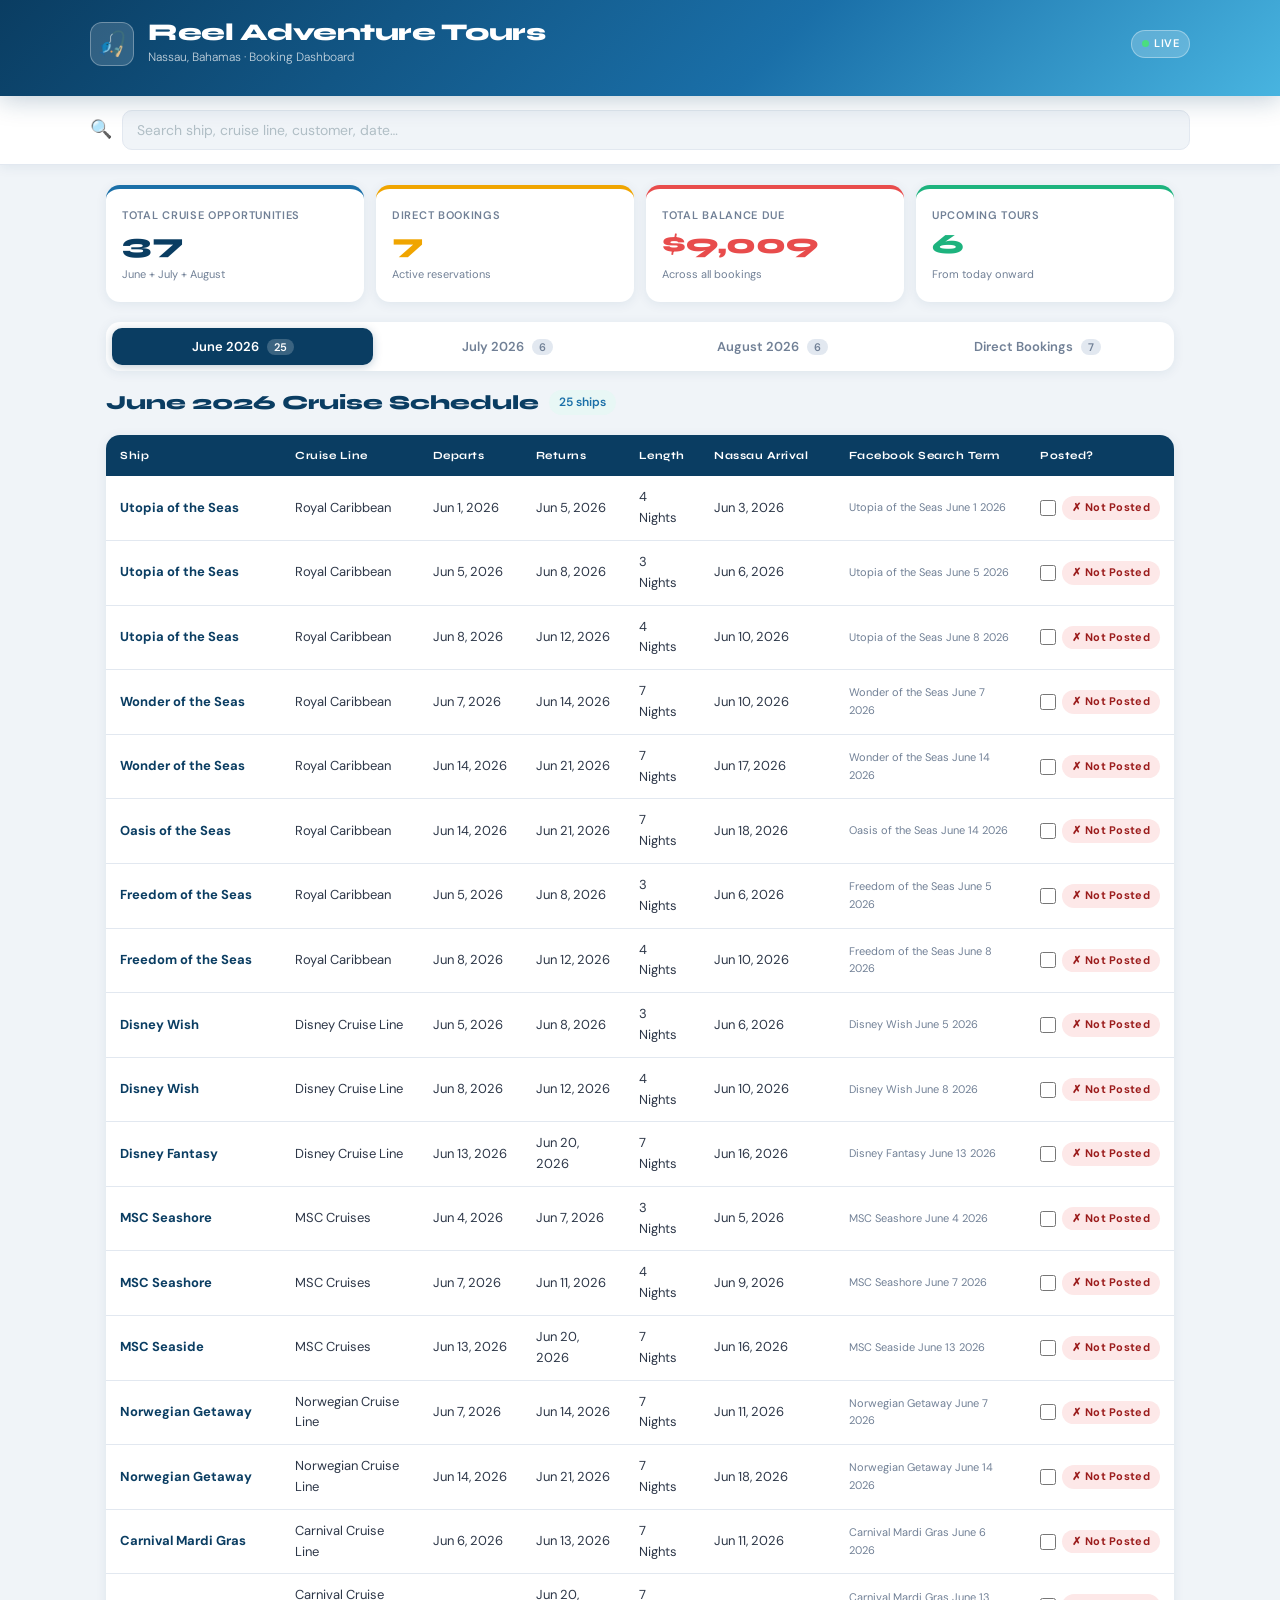
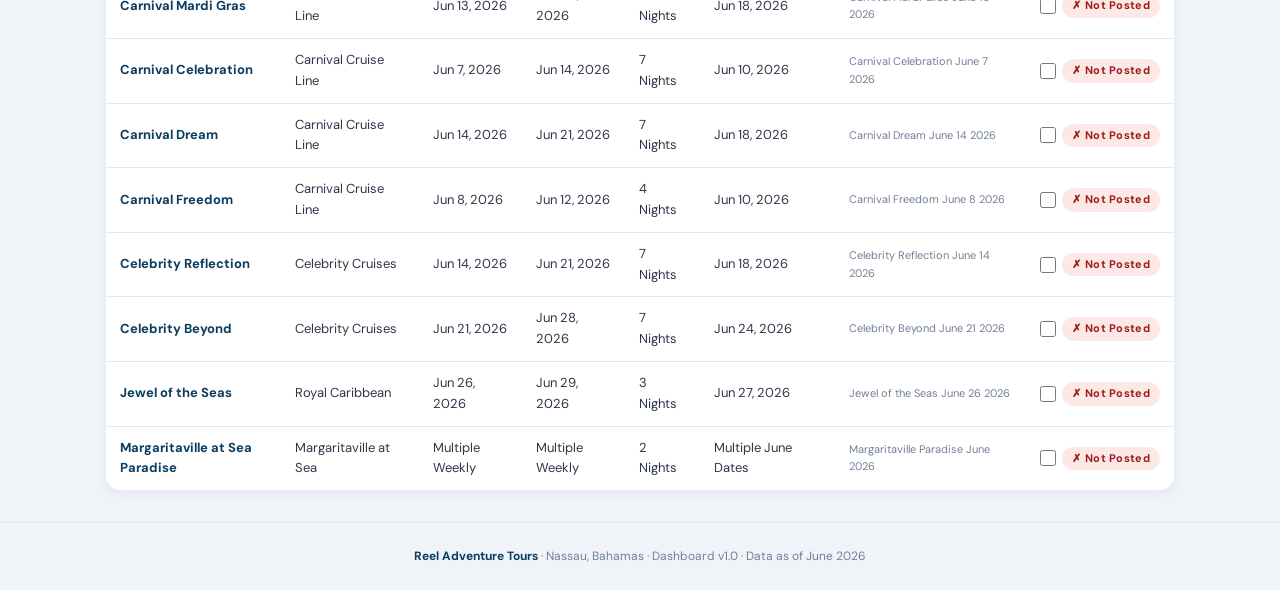
<file: reel_adventure_tours_dashboard.html>
<!DOCTYPE html>
<html lang="en">
<head>
<meta charset="UTF-8">
<meta name="viewport" content="width=device-width, initial-scale=1.0">
<title>Reel Adventure Tours — Booking Dashboard</title>
<style>
  @import url('https://fonts.googleapis.com/css2?family=Syne:wght@400;600;700;800&family=DM+Sans:ital,wght@0,300;0,400;0,500;1,400&display=swap');

  :root {
    --ocean: #0a3d62;
    --ocean-mid: #1a6fa8;
    --sky: #48b4e0;
    --seafoam: #e8f7f5;
    --sand: #fdf6ec;
    --coral: #e84c4c;
    --amber: #f0a500;
    --emerald: #1db37e;
    --slate: #2d3748;
    --muted: #718096;
    --border: #e2e8f0;
    --card-bg: #ffffff;
    --page-bg: #f0f4f8;
    --green-bg: #d4f5e7;
    --green-text: #0e6646;
    --yellow-bg: #fff3cd;
    --yellow-text: #7d4e00;
    --red-bg: #fde8e8;
    --red-text: #9b1c1c;
    --shadow: 0 2px 12px rgba(10,61,98,0.08);
    --shadow-lg: 0 8px 32px rgba(10,61,98,0.14);
    --radius: 14px;
    --radius-sm: 8px;
  }

  *, *::before, *::after { box-sizing: border-box; margin: 0; padding: 0; }

  body {
    font-family: 'DM Sans', sans-serif;
    background: var(--page-bg);
    color: var(--slate);
    min-height: 100vh;
    font-size: 15px;
    line-height: 1.6;
  }

  /* ── HEADER ── */
  .header {
    background: linear-gradient(135deg, var(--ocean) 0%, var(--ocean-mid) 60%, var(--sky) 100%);
    color: white;
    padding: 20px 20px 28px;
    position: sticky;
    top: 0;
    z-index: 100;
    box-shadow: 0 4px 24px rgba(10,61,98,0.25);
  }
  .header-inner {
    max-width: 1100px;
    margin: 0 auto;
    display: flex;
    align-items: center;
    gap: 14px;
    flex-wrap: wrap;
  }
  .logo-icon {
    width: 44px;
    height: 44px;
    background: rgba(255,255,255,0.15);
    border-radius: 12px;
    display: flex;
    align-items: center;
    justify-content: center;
    font-size: 24px;
    flex-shrink: 0;
    border: 1.5px solid rgba(255,255,255,0.3);
  }
  .header-text h1 {
    font-family: 'Syne', sans-serif;
    font-size: clamp(18px, 4vw, 24px);
    font-weight: 800;
    letter-spacing: -0.5px;
    line-height: 1.1;
  }
  .header-text p {
    font-size: 12px;
    opacity: 0.75;
    margin-top: 2px;
    font-weight: 300;
  }
  .header-right {
    margin-left: auto;
    display: flex;
    align-items: center;
    gap: 8px;
  }
  .live-badge {
    background: rgba(255,255,255,0.2);
    border: 1px solid rgba(255,255,255,0.35);
    color: white;
    padding: 4px 10px;
    border-radius: 20px;
    font-size: 11px;
    font-weight: 600;
    letter-spacing: 0.5px;
  }
  .live-dot {
    display: inline-block;
    width: 7px;
    height: 7px;
    background: #4ade80;
    border-radius: 50%;
    margin-right: 5px;
    animation: pulse 2s infinite;
  }
  @keyframes pulse {
    0%,100% { opacity:1; }
    50% { opacity: 0.4; }
  }

  /* ── SEARCH BAR ── */
  .search-wrap {
    background: var(--card-bg);
    padding: 14px 20px;
    box-shadow: var(--shadow);
    border-bottom: 1px solid var(--border);
  }
  .search-wrap-inner {
    max-width: 1100px;
    margin: 0 auto;
    display: flex;
    gap: 10px;
    align-items: center;
  }
  .search-icon { font-size: 18px; color: var(--muted); flex-shrink: 0; }
  #searchInput {
    flex: 1;
    border: 1.5px solid var(--border);
    border-radius: 10px;
    padding: 10px 14px;
    font-family: inherit;
    font-size: 14px;
    outline: none;
    background: var(--page-bg);
    color: var(--slate);
    transition: border-color 0.2s;
  }
  #searchInput:focus { border-color: var(--sky); background: white; }
  #searchInput::placeholder { color: #b0bec5; }
  .clear-btn {
    background: none;
    border: none;
    cursor: pointer;
    color: var(--muted);
    font-size: 18px;
    padding: 4px 6px;
    border-radius: 6px;
    transition: background 0.15s;
    display: none;
  }
  .clear-btn:hover { background: var(--border); }
  .clear-btn.visible { display: block; }

  /* ── SUMMARY CARDS ── */
  .summary-section {
    max-width: 1100px;
    margin: 20px auto;
    padding: 0 16px;
    display: grid;
    grid-template-columns: repeat(auto-fit, minmax(150px, 1fr));
    gap: 12px;
  }
  .stat-card {
    background: var(--card-bg);
    border-radius: var(--radius);
    padding: 18px 16px;
    box-shadow: var(--shadow);
    display: flex;
    flex-direction: column;
    gap: 6px;
    border-top: 4px solid var(--ocean-mid);
    transition: transform 0.15s, box-shadow 0.15s;
  }
  .stat-card:hover { transform: translateY(-2px); box-shadow: var(--shadow-lg); }
  .stat-card.green { border-top-color: var(--emerald); }
  .stat-card.amber { border-top-color: var(--amber); }
  .stat-card.red { border-top-color: var(--coral); }
  .stat-label { font-size: 11px; text-transform: uppercase; letter-spacing: 0.7px; color: var(--muted); font-weight: 600; }
  .stat-value { font-family: 'Syne', sans-serif; font-size: 28px; font-weight: 800; color: var(--ocean); line-height: 1; }
  .stat-value.green { color: var(--emerald); }
  .stat-value.amber { color: var(--amber); }
  .stat-value.red { color: var(--coral); }
  .stat-sub { font-size: 11px; color: var(--muted); margin-top: 2px; }

  /* ── TABS ── */
  .tabs-wrap {
    max-width: 1100px;
    margin: 0 auto 0;
    padding: 0 16px;
  }
  .tabs {
    display: flex;
    gap: 4px;
    background: var(--card-bg);
    border-radius: var(--radius);
    padding: 6px;
    box-shadow: var(--shadow);
    overflow-x: auto;
    -webkit-overflow-scrolling: touch;
    scrollbar-width: none;
  }
  .tabs::-webkit-scrollbar { display: none; }
  .tab-btn {
    flex: 1;
    min-width: 90px;
    padding: 10px 14px;
    border: none;
    background: none;
    border-radius: 10px;
    font-family: 'DM Sans', sans-serif;
    font-size: 13px;
    font-weight: 600;
    color: var(--muted);
    cursor: pointer;
    transition: all 0.2s;
    white-space: nowrap;
    text-align: center;
  }
  .tab-btn.active {
    background: var(--ocean);
    color: white;
    box-shadow: 0 2px 10px rgba(10,61,98,0.25);
  }
  .tab-btn .tab-count {
    display: inline-block;
    background: rgba(255,255,255,0.2);
    border-radius: 20px;
    padding: 1px 7px;
    font-size: 11px;
    margin-left: 5px;
  }
  .tab-btn:not(.active) .tab-count {
    background: var(--border);
    color: var(--muted);
  }

  /* ── SECTION ── */
  .section {
    max-width: 1100px;
    margin: 16px auto 32px;
    padding: 0 16px;
    display: none;
  }
  .section.active { display: block; }

  .section-header {
    display: flex;
    align-items: center;
    gap: 10px;
    margin-bottom: 16px;
    flex-wrap: wrap;
  }
  .section-title {
    font-family: 'Syne', sans-serif;
    font-size: 20px;
    font-weight: 800;
    color: var(--ocean);
  }
  .section-tag {
    background: var(--seafoam);
    color: var(--ocean-mid);
    padding: 3px 10px;
    border-radius: 20px;
    font-size: 12px;
    font-weight: 600;
  }
  .no-results {
    text-align: center;
    padding: 40px;
    color: var(--muted);
    font-style: italic;
    background: var(--card-bg);
    border-radius: var(--radius);
    box-shadow: var(--shadow);
  }

  /* ── STATUS BADGE ── */
  .badge {
    display: inline-block;
    padding: 3px 10px;
    border-radius: 20px;
    font-size: 11px;
    font-weight: 700;
    letter-spacing: 0.3px;
    white-space: nowrap;
  }
  .badge-green { background: var(--green-bg); color: var(--green-text); }
  .badge-yellow { background: var(--yellow-bg); color: var(--yellow-text); }
  .badge-red { background: var(--red-bg); color: var(--red-text); }

  /* ── MOBILE CARDS ── */
  .card-grid {
    display: flex;
    flex-direction: column;
    gap: 12px;
  }
  .cruise-card {
    background: var(--card-bg);
    border-radius: var(--radius);
    padding: 16px;
    box-shadow: var(--shadow);
    border-left: 5px solid var(--ocean-mid);
    transition: transform 0.15s, box-shadow 0.15s;
    animation: fadeIn 0.3s ease both;
  }
  .cruise-card:hover { transform: translateY(-1px); box-shadow: var(--shadow-lg); }
  .cruise-card.posted { border-left-color: var(--emerald); }
  .cruise-card.not-posted { border-left-color: var(--coral); }
  @keyframes fadeIn { from { opacity: 0; transform: translateY(6px); } to { opacity: 1; transform: translateY(0); } }
  .card-top {
    display: flex;
    justify-content: space-between;
    align-items: flex-start;
    gap: 10px;
    margin-bottom: 10px;
  }
  .card-ship {
    font-family: 'Syne', sans-serif;
    font-size: 16px;
    font-weight: 700;
    color: var(--ocean);
    line-height: 1.2;
  }
  .card-line {
    font-size: 12px;
    color: var(--muted);
    margin-top: 2px;
  }
  .card-rows {
    display: grid;
    grid-template-columns: 1fr 1fr;
    gap: 6px 10px;
    font-size: 13px;
  }
  .card-row { display: flex; flex-direction: column; }
  .card-row-label { font-size: 10px; text-transform: uppercase; letter-spacing: 0.5px; color: var(--muted); font-weight: 600; }
  .card-row-val { color: var(--slate); font-weight: 500; }
  .card-bottom {
    margin-top: 12px;
    padding-top: 12px;
    border-top: 1px solid var(--border);
    display: flex;
    align-items: center;
    justify-content: space-between;
    gap: 10px;
    flex-wrap: wrap;
  }
  .fb-search { font-size: 11px; color: var(--muted); font-style: italic; flex: 1; min-width: 0; overflow: hidden; text-overflow: ellipsis; white-space: nowrap; }

  /* Status toggle */
  .status-toggle {
    display: flex;
    align-items: center;
    gap: 6px;
    cursor: pointer;
    user-select: none;
  }
  .status-toggle input[type=checkbox] {
    width: 16px;
    height: 16px;
    cursor: pointer;
    accent-color: var(--emerald);
  }
  .toggle-label { font-size: 12px; font-weight: 600; }

  /* ── DESKTOP TABLE ── */
  .table-wrap {
    background: var(--card-bg);
    border-radius: var(--radius);
    box-shadow: var(--shadow);
    overflow: hidden;
  }
  table {
    width: 100%;
    border-collapse: collapse;
    font-size: 13px;
  }
  th {
    background: var(--ocean);
    color: white;
    padding: 12px 14px;
    text-align: left;
    font-family: 'Syne', sans-serif;
    font-size: 11px;
    font-weight: 700;
    letter-spacing: 0.5px;
    white-space: nowrap;
  }
  td {
    padding: 11px 14px;
    border-bottom: 1px solid var(--border);
    vertical-align: middle;
  }
  tr:last-child td { border-bottom: none; }
  tr:hover td { background: var(--seafoam); }
  .td-ship { font-weight: 700; color: var(--ocean); }
  .td-fb { font-size: 11px; color: var(--muted); }

  /* ── DIRECT BOOKINGS ── */
  .booking-card {
    background: var(--card-bg);
    border-radius: var(--radius);
    padding: 18px;
    box-shadow: var(--shadow);
    border-left: 5px solid var(--ocean-mid);
    animation: fadeIn 0.3s ease both;
    transition: transform 0.15s, box-shadow 0.15s;
  }
  .booking-card:hover { transform: translateY(-1px); box-shadow: var(--shadow-lg); }
  .booking-card.paid { border-left-color: var(--emerald); }
  .booking-card.pending { border-left-color: var(--amber); }
  .booking-card.unpaid { border-left-color: var(--coral); }
  .booking-top {
    display: flex;
    justify-content: space-between;
    align-items: flex-start;
    gap: 10px;
    margin-bottom: 12px;
  }
  .booking-name {
    font-family: 'Syne', sans-serif;
    font-size: 17px;
    font-weight: 800;
    color: var(--ocean);
  }
  .booking-order { font-size: 12px; color: var(--muted); margin-top: 2px; }
  .booking-balance {
    font-family: 'Syne', sans-serif;
    font-size: 22px;
    font-weight: 800;
    text-align: right;
  }
  .booking-balance.paid { color: var(--emerald); }
  .booking-balance.pending { color: var(--amber); }
  .booking-balance.unpaid { color: var(--coral); }
  .booking-balance-label { font-size: 10px; color: var(--muted); text-align: right; text-transform: uppercase; letter-spacing: 0.5px; }
  .booking-grid {
    display: grid;
    grid-template-columns: repeat(auto-fill, minmax(110px, 1fr));
    gap: 8px 14px;
    font-size: 13px;
    margin-bottom: 12px;
  }
  .b-field { display: flex; flex-direction: column; }
  .b-label { font-size: 10px; text-transform: uppercase; letter-spacing: 0.5px; color: var(--muted); font-weight: 600; }
  .b-val { color: var(--slate); font-weight: 500; }
  .booking-bottom {
    padding-top: 12px;
    border-top: 1px solid var(--border);
    display: flex;
    gap: 10px;
    align-items: center;
    flex-wrap: wrap;
    justify-content: space-between;
  }
  .booking-status-row {
    display: flex;
    gap: 16px;
    flex-wrap: wrap;
    align-items: center;
  }
  .booking-notes {
    font-size: 12px;
    color: var(--muted);
    font-style: italic;
    flex: 1;
  }
  .status-select {
    border: 1.5px solid var(--border);
    border-radius: 8px;
    padding: 5px 10px;
    font-family: inherit;
    font-size: 12px;
    font-weight: 600;
    cursor: pointer;
    outline: none;
    background: var(--page-bg);
    color: var(--slate);
    transition: border-color 0.2s;
  }
  .status-select:focus { border-color: var(--sky); }
  .status-select.is-paid { background: var(--green-bg); color: var(--green-text); border-color: var(--emerald); }
  .status-select.is-pending { background: var(--yellow-bg); color: var(--yellow-text); border-color: var(--amber); }
  .status-select.is-unpaid { background: var(--red-bg); color: var(--red-text); border-color: var(--coral); }

  /* ── BOOKING TABLE DESKTOP ── */
  .btable th { font-size: 11px; }
  .btable td { font-size: 13px; }
  .bal-cell { font-family: 'Syne', sans-serif; font-weight: 800; font-size: 15px; }
  .bal-cell.paid { color: var(--emerald); }
  .bal-cell.unpaid { color: var(--coral); }

  /* ── RESPONSIVE ── */
  .mobile-only { display: flex; flex-direction: column; gap: 12px; }
  .desktop-only { display: none; }

  @media (min-width: 768px) {
    .mobile-only { display: none !important; }
    .desktop-only { display: block !important; }
    .summary-section { grid-template-columns: repeat(4, 1fr); }
    .card-rows { grid-template-columns: repeat(4, 1fr); }
    .booking-grid { grid-template-columns: repeat(6, 1fr); }
  }

  /* ── FOOTER ── */
  .footer {
    text-align: center;
    padding: 24px 16px;
    color: var(--muted);
    font-size: 12px;
    border-top: 1px solid var(--border);
    margin-top: 16px;
  }
  .footer strong { color: var(--ocean); }
</style>
</head>
<body>

<!-- HEADER -->
<header class="header">
  <div class="header-inner">
    <div class="logo-icon">🎣</div>
    <div class="header-text">
      <h1>Reel Adventure Tours</h1>
      <p>Nassau, Bahamas · Booking Dashboard</p>
    </div>
    <div class="header-right">
      <span class="live-badge"><span class="live-dot"></span>LIVE</span>
    </div>
  </div>
</header>

<!-- SEARCH -->
<div class="search-wrap">
  <div class="search-wrap-inner">
    <span class="search-icon">🔍</span>
    <input type="text" id="searchInput" placeholder="Search ship, cruise line, customer, date…" oninput="handleSearch(this)">
    <button class="clear-btn" id="clearBtn" onclick="clearSearch()" title="Clear search">✕</button>
  </div>
</div>

<!-- SUMMARY CARDS -->
<div class="summary-section" id="summarySection">
  <div class="stat-card">
    <div class="stat-label">Total Cruise Opportunities</div>
    <div class="stat-value" id="statTotal">43</div>
    <div class="stat-sub">June + July + August</div>
  </div>
  <div class="stat-card amber">
    <div class="stat-label">Direct Bookings</div>
    <div class="stat-value amber" id="statBookings">7</div>
    <div class="stat-sub">Active reservations</div>
  </div>
  <div class="stat-card red">
    <div class="stat-label">Total Balance Due</div>
    <div class="stat-value red" id="statBalance">$8,009</div>
    <div class="stat-sub">Across all bookings</div>
  </div>
  <div class="stat-card green">
    <div class="stat-label">Upcoming Tours</div>
    <div class="stat-value green" id="statUpcoming">6</div>
    <div class="stat-sub">From today onward</div>
  </div>
</div>

<!-- TABS -->
<div class="tabs-wrap">
  <div class="tabs">
    <button class="tab-btn active" onclick="switchTab('june', this)">June 2026 <span class="tab-count" id="tc-june">25</span></button>
    <button class="tab-btn" onclick="switchTab('july', this)">July 2026 <span class="tab-count" id="tc-july">6</span></button>
    <button class="tab-btn" onclick="switchTab('august', this)">August 2026 <span class="tab-count" id="tc-august">6</span></button>
    <button class="tab-btn" onclick="switchTab('direct', this)">Direct Bookings <span class="tab-count" id="tc-direct">7</span></button>
  </div>
</div>

<!-- ═══ JUNE SECTION ═══ -->
<section class="section active" id="sec-june">
  <div class="section-header">
    <div class="section-title">June 2026 Cruise Schedule</div>
    <span class="section-tag" id="juneCnt">25 ships</span>
  </div>
  <!-- MOBILE CARDS -->
  <div class="mobile-only" id="juneCards"></div>
  <!-- DESKTOP TABLE -->
  <div class="desktop-only">
    <div class="table-wrap">
      <table id="juneTable">
        <thead><tr>
          <th>Ship</th><th>Cruise Line</th><th>Departs</th><th>Returns</th>
          <th>Length</th><th>Nassau Arrival</th><th>Facebook Search Term</th><th>Posted?</th>
        </tr></thead>
        <tbody id="juneTbody"></tbody>
      </table>
    </div>
  </div>
</section>

<!-- ═══ JULY SECTION ═══ -->
<section class="section" id="sec-july">
  <div class="section-header">
    <div class="section-title">July 2026 Cruise Schedule</div>
    <span class="section-tag" id="julyCnt">6 ships</span>
  </div>
  <div class="mobile-only" id="julyCards"></div>
  <div class="desktop-only">
    <div class="table-wrap">
      <table id="julyTable">
        <thead><tr>
          <th>Ship</th><th>Cruise Line</th><th>Departs</th><th>Returns</th>
          <th>Length</th><th>Nassau Arrival</th><th>Facebook Search Term</th><th>Posted?</th>
        </tr></thead>
        <tbody id="julyTbody"></tbody>
      </table>
    </div>
  </div>
</section>

<!-- ═══ AUGUST SECTION ═══ -->
<section class="section" id="sec-august">
  <div class="section-header">
    <div class="section-title">August 2026 Cruise Schedule</div>
    <span class="section-tag" id="augustCnt">6 ships</span>
  </div>
  <div class="mobile-only" id="augustCards"></div>
  <div class="desktop-only">
    <div class="table-wrap">
      <table id="augustTable">
        <thead><tr>
          <th>Ship</th><th>Cruise Line</th><th>Departs</th><th>Returns</th>
          <th>Length</th><th>Nassau Arrival</th><th>Facebook Search Term</th><th>Posted?</th>
        </tr></thead>
        <tbody id="augustTbody"></tbody>
      </table>
    </div>
  </div>
</section>

<!-- ═══ DIRECT BOOKINGS SECTION ═══ -->
<section class="section" id="sec-direct">
  <div class="section-header">
    <div class="section-title">Direct Bookings</div>
    <span class="section-tag" id="directCnt">7 bookings</span>
  </div>
  <!-- MOBILE CARDS -->
  <div class="mobile-only" id="directCards"></div>
  <!-- DESKTOP TABLE -->
  <div class="desktop-only">
    <div class="table-wrap">
      <table class="btable" id="directTable">
        <thead><tr>
          <th>Order #</th><th>Placed</th><th>Customer</th><th>Email</th><th>Phone</th>
          <th>Product</th><th>Tour Date</th><th>Time</th><th>Guests</th>
          <th>Pigs</th><th>Full Price</th><th>Deposit</th><th>Balance Due</th>
          <th>Payment</th><th>Invoice</th><th>Notes</th>
        </tr></thead>
        <tbody id="directTbody"></tbody>
      </table>
    </div>
  </div>
</section>

<footer class="footer">
  <strong>Reel Adventure Tours</strong> · Nassau, Bahamas · Dashboard v1.0 · Data as of June 2026
</footer>

<script>
// ════════════════════════════════════
// DATA
// ════════════════════════════════════
const cruiseData = {
  june: [
    { ship:"Utopia of the Seas", line:"Royal Caribbean", start:"Jun 1, 2026", end:"Jun 5, 2026", length:"4 Nights", nassau:"Jun 3, 2026", fb:"Utopia of the Seas June 1 2026", posted:false },
    { ship:"Utopia of the Seas", line:"Royal Caribbean", start:"Jun 5, 2026", end:"Jun 8, 2026", length:"3 Nights", nassau:"Jun 6, 2026", fb:"Utopia of the Seas June 5 2026", posted:false },
    { ship:"Utopia of the Seas", line:"Royal Caribbean", start:"Jun 8, 2026", end:"Jun 12, 2026", length:"4 Nights", nassau:"Jun 10, 2026", fb:"Utopia of the Seas June 8 2026", posted:false },
    { ship:"Wonder of the Seas", line:"Royal Caribbean", start:"Jun 7, 2026", end:"Jun 14, 2026", length:"7 Nights", nassau:"Jun 10, 2026", fb:"Wonder of the Seas June 7 2026", posted:false },
    { ship:"Wonder of the Seas", line:"Royal Caribbean", start:"Jun 14, 2026", end:"Jun 21, 2026", length:"7 Nights", nassau:"Jun 17, 2026", fb:"Wonder of the Seas June 14 2026", posted:false },
    { ship:"Oasis of the Seas", line:"Royal Caribbean", start:"Jun 14, 2026", end:"Jun 21, 2026", length:"7 Nights", nassau:"Jun 18, 2026", fb:"Oasis of the Seas June 14 2026", posted:false },
    { ship:"Freedom of the Seas", line:"Royal Caribbean", start:"Jun 5, 2026", end:"Jun 8, 2026", length:"3 Nights", nassau:"Jun 6, 2026", fb:"Freedom of the Seas June 5 2026", posted:false },
    { ship:"Freedom of the Seas", line:"Royal Caribbean", start:"Jun 8, 2026", end:"Jun 12, 2026", length:"4 Nights", nassau:"Jun 10, 2026", fb:"Freedom of the Seas June 8 2026", posted:false },
    { ship:"Disney Wish", line:"Disney Cruise Line", start:"Jun 5, 2026", end:"Jun 8, 2026", length:"3 Nights", nassau:"Jun 6, 2026", fb:"Disney Wish June 5 2026", posted:false },
    { ship:"Disney Wish", line:"Disney Cruise Line", start:"Jun 8, 2026", end:"Jun 12, 2026", length:"4 Nights", nassau:"Jun 10, 2026", fb:"Disney Wish June 8 2026", posted:false },
    { ship:"Disney Fantasy", line:"Disney Cruise Line", start:"Jun 13, 2026", end:"Jun 20, 2026", length:"7 Nights", nassau:"Jun 16, 2026", fb:"Disney Fantasy June 13 2026", posted:false },
    { ship:"MSC Seashore", line:"MSC Cruises", start:"Jun 4, 2026", end:"Jun 7, 2026", length:"3 Nights", nassau:"Jun 5, 2026", fb:"MSC Seashore June 4 2026", posted:false },
    { ship:"MSC Seashore", line:"MSC Cruises", start:"Jun 7, 2026", end:"Jun 11, 2026", length:"4 Nights", nassau:"Jun 9, 2026", fb:"MSC Seashore June 7 2026", posted:false },
    { ship:"MSC Seaside", line:"MSC Cruises", start:"Jun 13, 2026", end:"Jun 20, 2026", length:"7 Nights", nassau:"Jun 16, 2026", fb:"MSC Seaside June 13 2026", posted:false },
    { ship:"Norwegian Getaway", line:"Norwegian Cruise Line", start:"Jun 7, 2026", end:"Jun 14, 2026", length:"7 Nights", nassau:"Jun 11, 2026", fb:"Norwegian Getaway June 7 2026", posted:false },
    { ship:"Norwegian Getaway", line:"Norwegian Cruise Line", start:"Jun 14, 2026", end:"Jun 21, 2026", length:"7 Nights", nassau:"Jun 18, 2026", fb:"Norwegian Getaway June 14 2026", posted:false },
    { ship:"Carnival Mardi Gras", line:"Carnival Cruise Line", start:"Jun 6, 2026", end:"Jun 13, 2026", length:"7 Nights", nassau:"Jun 11, 2026", fb:"Carnival Mardi Gras June 6 2026", posted:false },
    { ship:"Carnival Mardi Gras", line:"Carnival Cruise Line", start:"Jun 13, 2026", end:"Jun 20, 2026", length:"7 Nights", nassau:"Jun 18, 2026", fb:"Carnival Mardi Gras June 13 2026", posted:false },
    { ship:"Carnival Celebration", line:"Carnival Cruise Line", start:"Jun 7, 2026", end:"Jun 14, 2026", length:"7 Nights", nassau:"Jun 10, 2026", fb:"Carnival Celebration June 7 2026", posted:false },
    { ship:"Carnival Dream", line:"Carnival Cruise Line", start:"Jun 14, 2026", end:"Jun 21, 2026", length:"7 Nights", nassau:"Jun 18, 2026", fb:"Carnival Dream June 14 2026", posted:false },
    { ship:"Carnival Freedom", line:"Carnival Cruise Line", start:"Jun 8, 2026", end:"Jun 12, 2026", length:"4 Nights", nassau:"Jun 10, 2026", fb:"Carnival Freedom June 8 2026", posted:false },
    { ship:"Celebrity Reflection", line:"Celebrity Cruises", start:"Jun 14, 2026", end:"Jun 21, 2026", length:"7 Nights", nassau:"Jun 18, 2026", fb:"Celebrity Reflection June 14 2026", posted:false },
    { ship:"Celebrity Beyond", line:"Celebrity Cruises", start:"Jun 21, 2026", end:"Jun 28, 2026", length:"7 Nights", nassau:"Jun 24, 2026", fb:"Celebrity Beyond June 21 2026", posted:false },
    { ship:"Jewel of the Seas", line:"Royal Caribbean", start:"Jun 26, 2026", end:"Jun 29, 2026", length:"3 Nights", nassau:"Jun 27, 2026", fb:"Jewel of the Seas June 26 2026", posted:false },
    { ship:"Margaritaville at Sea Paradise", line:"Margaritaville at Sea", start:"Multiple Weekly", end:"Multiple Weekly", length:"2 Nights", nassau:"Multiple June Dates", fb:"Margaritaville Paradise June 2026", posted:false },
  ],
  july: [
    { ship:"Utopia of the Seas", line:"Royal Caribbean", start:"Jul 3, 2026", end:"Jul 7, 2026", length:"4 Nights", nassau:"Jul 5, 2026", fb:"Utopia of the Seas July 3 2026", posted:false },
    { ship:"Wonder of the Seas", line:"Royal Caribbean", start:"Jul 5, 2026", end:"Jul 12, 2026", length:"7 Nights", nassau:"Jul 8, 2026", fb:"Wonder of the Seas July 5 2026", posted:false },
    { ship:"Disney Wish", line:"Disney Cruise Line", start:"Jul 10, 2026", end:"Jul 13, 2026", length:"3 Nights", nassau:"Jul 11, 2026", fb:"Disney Wish July 10 2026", posted:false },
    { ship:"MSC Seashore", line:"MSC Cruises", start:"Jul 9, 2026", end:"Jul 12, 2026", length:"3 Nights", nassau:"Jul 10, 2026", fb:"MSC Seashore July 9 2026", posted:false },
    { ship:"Norwegian Getaway", line:"Norwegian Cruise Line", start:"Jul 12, 2026", end:"Jul 19, 2026", length:"7 Nights", nassau:"Jul 16, 2026", fb:"Norwegian Getaway July 12 2026", posted:false },
    { ship:"Carnival Mardi Gras", line:"Carnival Cruise Line", start:"Jul 11, 2026", end:"Jul 18, 2026", length:"7 Nights", nassau:"Jul 16, 2026", fb:"Carnival Mardi Gras July 11 2026", posted:false },
  ],
  august: [
    { ship:"Utopia of the Seas", line:"Royal Caribbean", start:"Aug 7, 2026", end:"Aug 10, 2026", length:"3 Nights", nassau:"Aug 8, 2026", fb:"Utopia of the Seas August 7 2026", posted:false },
    { ship:"Wonder of the Seas", line:"Royal Caribbean", start:"Aug 9, 2026", end:"Aug 16, 2026", length:"7 Nights", nassau:"Aug 12, 2026", fb:"Wonder of the Seas August 9 2026", posted:false },
    { ship:"Disney Fantasy", line:"Disney Cruise Line", start:"Aug 15, 2026", end:"Aug 22, 2026", length:"7 Nights", nassau:"Aug 18, 2026", fb:"Disney Fantasy August 15 2026", posted:false },
    { ship:"MSC Seaside", line:"MSC Cruises", start:"Aug 14, 2026", end:"Aug 21, 2026", length:"7 Nights", nassau:"Aug 17, 2026", fb:"MSC Seaside August 14 2026", posted:false },
    { ship:"Norwegian Getaway", line:"Norwegian Cruise Line", start:"Aug 16, 2026", end:"Aug 23, 2026", length:"7 Nights", nassau:"Aug 20, 2026", fb:"Norwegian Getaway August 16 2026", posted:false },
    { ship:"Carnival Celebration", line:"Carnival Cruise Line", start:"Aug 9, 2026", end:"Aug 16, 2026", length:"7 Nights", nassau:"Aug 12, 2026", fb:"Carnival Celebration August 9 2026", posted:false },
  ]
};

const bookingData = [
  { order:"9873", placed:"May 2, 2026",  customer:"Brandi McDade",        email:"bmcdade@aristotle.net",       phone:"501-317-9450",    date:"May 28, 2026", time:"10:00 AM", guests:"10",       pig:"10",        product:"Private 4 Hr Island Hopping", full:"$1,300", deposit:"$130", balance:"$1,170", balanceNum:1170, payment:"", invoice:"", notes:"" },
  { order:"9875", placed:"May 3, 2026",  customer:"Sarah Link",           email:"sarahmacniu@hotmail.com",     phone:"312-804-2110",    date:"Jun 3, 2026",  time:"10:00 AM", guests:"9",        pig:"9",         product:"Private 4 Hr Island Hopping", full:"$1,280", deposit:"$128", balance:"$1,152", balanceNum:1152, payment:"", invoice:"", notes:"" },
  { order:"9882", placed:"May 14, 2026", customer:"Erin Key",             email:"jordon.erin.key@gmail.com",   phone:"940-367-7644",    date:"Jun 10, 2026", time:"9:00 AM",  guests:"10",       pig:"None",      product:"Ultimate 6 Hr Private Island", full:"$1,650", deposit:"$165", balance:"$1,485", balanceNum:1485, payment:"", invoice:"", notes:"" },
  { order:"9936", placed:"May 22, 2026", customer:"Patricia Harris",      email:"t.harris@keytotheworldtravel.com", phone:"870-814-9577", date:"Jun 11, 2026", time:"10:00 AM", guests:"10",  pig:"11",        product:"Private 4 Hr Island Hopping", full:"$1,320", deposit:"$132", balance:"$1,188", balanceNum:1188, payment:"", invoice:"", notes:"" },
  { order:"9877", placed:"May 5, 2026",  customer:"Spencer Sutton",       email:"spencerpsutton@gmail.com",    phone:"832-919-4516",    date:"Jul 2, 2026",  time:"10:00 AM", guests:"16 (4 kids, youngest age 4)", pig:"9", product:"Private 4 Hr Island Hopping + 1 Additional Boat", full:"$2,180", deposit:"$218", balance:"$1,962", balanceNum:1962, payment:"", invoice:"", notes:"One boat wants pigs, other doesn't. Coming from Carnival cruise that day. 16 total, 4 kids (youngest 4 yrs old)." },
  { order:"9884", placed:"May 15, 2026", customer:"Asabi Omiyinka Doris", email:"omiyinka@gmail.com",          phone:"+31 6 2307 5313", date:"Jul 15, 2026", time:"10:00 AM", guests:"6",        pig:"4",         product:"Private 4 Hr Island Hopping", full:"$1,180", deposit:"$118", balance:"$1,062", balanceNum:1062, payment:"", invoice:"", notes:"Customer based in Netherlands." },
  { order:"9934", placed:"May 18, 2026", customer:"Rebecca Glenn",        email:"rebeccamowat@gmail.com",      phone:"678-975-8234",    date:"May 25, 2026", time:"10:00 AM", guests:"7",        pig:"None",      product:"Private 4 Hr Island Hopping", full:"$1,100", deposit:"$110", balance:"$990",   balanceNum:990,  payment:"", invoice:"", notes:"" },
];

// ════════════════════════════════════
// STATE (persisted in memory only)
// ════════════════════════════════════
const cruiseState = { june: {}, july: {}, august: {} };
// cruiseState[month][idx] = posted bool
const bookingState = {}; // bookingState[order] = { payment, invoice }

// ════════════════════════════════════
// RENDER
// ════════════════════════════════════
function postedBadge(posted) {
  if (posted) return '<span class="badge badge-green">✓ Posted</span>';
  return '<span class="badge badge-red">✗ Not Posted</span>';
}

function payBadge(val) {
  if (val === "Paid") return '<span class="badge badge-green">Paid</span>';
  if (val === "Pending") return '<span class="badge badge-yellow">Pending</span>';
  return '<span class="badge badge-red">Unpaid</span>';
}
function invBadge(val) {
  if (val === "Sent") return '<span class="badge badge-green">Sent</span>';
  if (val === "Pending") return '<span class="badge badge-yellow">Pending</span>';
  return '<span class="badge badge-red">Not Sent</span>';
}

function renderCruiseCards(month, data, filtered) {
  const container = document.getElementById(month + 'Cards');
  if (!filtered.length) {
    container.innerHTML = '<div class="no-results">No results match your search.</div>';
    return;
  }
  container.innerHTML = filtered.map(idx => {
    const r = data[idx];
    const posted = cruiseState[month][idx] !== undefined ? cruiseState[month][idx] : r.posted;
    return `<div class="cruise-card ${posted ? 'posted' : 'not-posted'}">
      <div class="card-top">
        <div>
          <div class="card-ship">${r.ship}</div>
          <div class="card-line">${r.line}</div>
        </div>
        ${postedBadge(posted)}
      </div>
      <div class="card-rows">
        <div class="card-row"><span class="card-row-label">Departs</span><span class="card-row-val">${r.start}</span></div>
        <div class="card-row"><span class="card-row-label">Returns</span><span class="card-row-val">${r.end}</span></div>
        <div class="card-row"><span class="card-row-label">Length</span><span class="card-row-val">${r.length}</span></div>
        <div class="card-row"><span class="card-row-label">Nassau Arrival</span><span class="card-row-val">${r.nassau}</span></div>
      </div>
      <div class="card-bottom">
        <span class="fb-search">🔍 ${r.fb}</span>
        <label class="status-toggle">
          <input type="checkbox" ${posted ? 'checked' : ''} onchange="togglePosted('${month}',${idx},this)">
          <span class="toggle-label" style="color:${posted ? 'var(--green-text)' : 'var(--red-text)'}">Posted FB?</span>
        </label>
      </div>
    </div>`;
  }).join('');
}

function renderCruiseTable(tbodyId, month, data, filtered) {
  const tbody = document.getElementById(tbodyId);
  if (!filtered.length) {
    tbody.innerHTML = '<tr><td colspan="8" style="text-align:center;padding:24px;color:var(--muted);font-style:italic;">No results match your search.</td></tr>';
    return;
  }
  tbody.innerHTML = filtered.map(idx => {
    const r = data[idx];
    const posted = cruiseState[month][idx] !== undefined ? cruiseState[month][idx] : r.posted;
    const rowStyle = posted ? 'background:var(--green-bg)' : '';
    return `<tr style="${rowStyle}">
      <td class="td-ship">${r.ship}</td>
      <td>${r.line}</td>
      <td>${r.start}</td>
      <td>${r.end}</td>
      <td>${r.length}</td>
      <td>${r.nassau}</td>
      <td class="td-fb">${r.fb}</td>
      <td>
        <label class="status-toggle">
          <input type="checkbox" ${posted ? 'checked' : ''} onchange="togglePosted('${month}',${idx},this)">
          ${postedBadge(posted)}
        </label>
      </td>
    </tr>`;
  }).join('');
}

function renderBookingCards(filtered) {
  const c = document.getElementById('directCards');
  if (!filtered.length) { c.innerHTML = '<div class="no-results">No results match your search.</div>'; return; }
  c.innerHTML = filtered.map(idx => {
    const b = bookingData[idx];
    const st = bookingState[b.order] || { payment: b.payment, invoice: b.invoice };
    const payClass = st.payment === 'Paid' ? 'paid' : st.payment === 'Pending' ? 'pending' : 'unpaid';
    const cardClass = st.payment === 'Paid' ? 'paid' : st.payment === 'Pending' ? 'pending' : 'unpaid';
    return `<div class="booking-card ${cardClass}">
      <div class="booking-top">
        <div>
          <div class="booking-name">${b.customer}</div>
          <div class="booking-order">Order #${b.order}</div>
        </div>
        <div>
          <div class="booking-balance ${payClass}">${b.balance}</div>
          <div class="booking-balance-label">Balance Due</div>
        </div>
      </div>
      <div class="booking-grid">
        <div class="b-field" style="grid-column:1/-1"><span class="b-label">Product</span><span class="b-val" style="font-size:12px">${b.product}</span></div>
        <div class="b-field"><span class="b-label">Tour Date</span><span class="b-val">${b.date}</span></div>
        <div class="b-field"><span class="b-label">Time</span><span class="b-val">${b.time}</span></div>
        <div class="b-field"><span class="b-label">Guests</span><span class="b-val">${b.guests}</span></div>
        <div class="b-field"><span class="b-label">Swimming Pigs</span><span class="b-val">${b.pig}</span></div>
        <div class="b-field"><span class="b-label">Full Price</span><span class="b-val">${b.full}</span></div>
        <div class="b-field"><span class="b-label">Deposit Paid</span><span class="b-val">${b.deposit}</span></div>
        <div class="b-field"><span class="b-label">Order Placed</span><span class="b-val">${b.placed}</span></div>
        <div class="b-field"><span class="b-label">Email</span><span class="b-val" style="font-size:11px;word-break:break-all">${b.email}</span></div>
        <div class="b-field"><span class="b-label">Phone</span><span class="b-val">${b.phone}</span></div>
      </div>
      <div class="booking-bottom">
        <div class="booking-status-row">
          <div>
            <span style="font-size:11px;font-weight:600;color:var(--muted);text-transform:uppercase;letter-spacing:0.5px;display:block;margin-bottom:3px;">Payment</span>
            <select class="status-select ${payClass === 'paid' ? 'is-paid' : payClass === 'pending' ? 'is-pending' : 'is-unpaid'}"
              onchange="updateBooking('${b.order}','payment',this)">
              <option value="" ${!st.payment ? 'selected':''}>— Select —</option>
              <option value="Paid" ${st.payment==='Paid'?'selected':''}>Paid</option>
              <option value="Pending" ${st.payment==='Pending'?'selected':''}>Pending</option>
              <option value="Unpaid" ${st.payment==='Unpaid'?'selected':''}>Unpaid</option>
            </select>
          </div>
          <div>
            <span style="font-size:11px;font-weight:600;color:var(--muted);text-transform:uppercase;letter-spacing:0.5px;display:block;margin-bottom:3px;">Invoice</span>
            <select class="status-select ${st.invoice==='Sent'?'is-paid':st.invoice==='Pending'?'is-pending':'is-unpaid'}"
              onchange="updateBooking('${b.order}','invoice',this)">
              <option value="" ${!st.invoice?'selected':''}>— Select —</option>
              <option value="Sent" ${st.invoice==='Sent'?'selected':''}>Sent</option>
              <option value="Pending" ${st.invoice==='Pending'?'selected':''}>Pending</option>
              <option value="Not Sent" ${st.invoice==='Not Sent'?'selected':''}>Not Sent</option>
            </select>
          </div>
        </div>
        ${b.notes ? `<div class="booking-notes">📝 ${b.notes}</div>` : ''}
      </div>
    </div>`;
  }).join('');
}

function renderBookingTable(filtered) {
  const tbody = document.getElementById('directTbody');
  if (!filtered.length) {
    tbody.innerHTML = '<tr><td colspan="16" style="text-align:center;padding:24px;color:var(--muted);font-style:italic;">No results match your search.</td></tr>';
    return;
  }
  tbody.innerHTML = filtered.map(idx => {
    const b = bookingData[idx];
    const st = bookingState[b.order] || { payment: b.payment, invoice: b.invoice };
    const payClass = st.payment === 'Paid' ? 'paid' : 'unpaid';
    return `<tr>
      <td><strong>#${b.order}</strong></td>
      <td style="font-size:12px;color:var(--muted)">${b.placed}</td>
      <td><strong>${b.customer}</strong></td>
      <td style="font-size:11px">${b.email}</td>
      <td style="font-size:12px;white-space:nowrap">${b.phone}</td>
      <td style="font-size:11px">${b.product}</td>
      <td>${b.date}</td>
      <td>${b.time}</td>
      <td>${b.guests}</td>
      <td>${b.pig}</td>
      <td>${b.full}</td>
      <td>${b.deposit}</td>
      <td class="bal-cell ${payClass}">${b.balance}</td>
      <td class="bal-cell ${payClass}">${b.balance}</td>
      <td>
        <select class="status-select ${st.payment==='Paid'?'is-paid':st.payment==='Pending'?'is-pending':'is-unpaid'}"
          onchange="updateBooking('${b.order}','payment',this)" style="font-size:11px;padding:3px 8px;">
          <option value="" ${!st.payment?'selected':''}>—</option>
          <option value="Paid" ${st.payment==='Paid'?'selected':''}>Paid</option>
          <option value="Pending" ${st.payment==='Pending'?'selected':''}>Pending</option>
          <option value="Unpaid" ${st.payment==='Unpaid'?'selected':''}>Unpaid</option>
        </select>
      </td>
      <td>
        <select class="status-select ${st.invoice==='Sent'?'is-paid':st.invoice==='Pending'?'is-pending':'is-unpaid'}"
          onchange="updateBooking('${b.order}','invoice',this)" style="font-size:11px;padding:3px 8px;">
          <option value="" ${!st.invoice?'selected':''}>—</option>
          <option value="Sent" ${st.invoice==='Sent'?'selected':''}>Sent</option>
          <option value="Pending" ${st.invoice==='Pending'?'selected':''}>Pending</option>
          <option value="Not Sent" ${st.invoice==='Not Sent'?'selected':''}>Not Sent</option>
        </select>
      </td>
      <td style="font-size:12px;color:var(--muted);font-style:italic;">${b.notes || '—'}</td>
    </tr>`;
  }).join('');
}

// ════════════════════════════════════
// FILTER
// ════════════════════════════════════
let currentSearch = '';

function filterCruise(data, q) {
  return data.map((_,i) => i).filter(i => {
    if (!q) return true;
    const r = data[i];
    const hay = [r.ship, r.line, r.start, r.nassau, r.fb].join(' ').toLowerCase();
    return hay.includes(q);
  });
}

function filterBookings(q) {
  return bookingData.map((_,i) => i).filter(i => {
    if (!q) return true;
    const b = bookingData[i];
    const hay = [b.customer, b.date, b.order, b.time, b.email, b.phone, b.product, b.notes].join(' ').toLowerCase();
    return hay.includes(q);
  });
}

function renderAll(q) {
  const jf = filterCruise(cruiseData.june, q);
  const julf = filterCruise(cruiseData.july, q);
  const augf = filterCruise(cruiseData.august, q);
  const df = filterBookings(q);

  document.getElementById('juneCnt').textContent = jf.length + ' ships';
  document.getElementById('julyCnt').textContent = julf.length + ' ships';
  document.getElementById('augustCnt').textContent = augf.length + ' ships';
  document.getElementById('directCnt').textContent = df.length + ' bookings';

  document.getElementById('tc-june').textContent = jf.length;
  document.getElementById('tc-july').textContent = julf.length;
  document.getElementById('tc-august').textContent = augf.length;
  document.getElementById('tc-direct').textContent = df.length;

  renderCruiseCards('june', cruiseData.june, jf);
  renderCruiseTable('juneTbody', 'june', cruiseData.june, jf);
  renderCruiseCards('july', cruiseData.july, julf);
  renderCruiseTable('julyTbody', 'july', cruiseData.july, julf);
  renderCruiseCards('august', cruiseData.august, augf);
  renderCruiseTable('augustTbody', 'august', cruiseData.august, augf);
  renderBookingCards(df);
  renderBookingTable(df);
}

// ════════════════════════════════════
// EVENTS
// ════════════════════════════════════
function handleSearch(inp) {
  currentSearch = inp.value.trim().toLowerCase();
  document.getElementById('clearBtn').classList.toggle('visible', !!currentSearch);
  renderAll(currentSearch);
}

function clearSearch() {
  document.getElementById('searchInput').value = '';
  document.getElementById('clearBtn').classList.remove('visible');
  currentSearch = '';
  renderAll('');
}

function switchTab(tab, btn) {
  document.querySelectorAll('.tab-btn').forEach(b => b.classList.remove('active'));
  document.querySelectorAll('.section').forEach(s => s.classList.remove('active'));
  btn.classList.add('active');
  document.getElementById('sec-' + tab).classList.add('active');
}

function togglePosted(month, idx, cb) {
  cruiseState[month][idx] = cb.checked;
  renderAll(currentSearch);
}

function updateBooking(order, field, sel) {
  if (!bookingState[order]) bookingState[order] = { payment: '', invoice: '' };
  bookingState[order][field] = sel.value;
  renderAll(currentSearch);
}

// ════════════════════════════════════
// INIT
// ════════════════════════════════════
renderAll('');

// Recalc summary
const totalBalance = bookingData.reduce((s,b) => s + b.balanceNum, 0);
document.getElementById('statBalance').textContent = '$' + totalBalance.toLocaleString();
document.getElementById('statTotal').textContent = cruiseData.june.length + cruiseData.july.length + cruiseData.august.length;
document.getElementById('statBookings').textContent = bookingData.length;

const today = new Date('2026-05-26');
const upcoming = bookingData.filter(b => {
  const d = new Date(b.date);
  return d >= today;
}).length;
document.getElementById('statUpcoming').textContent = upcoming;
</script>
</body>
</html>
</file>
